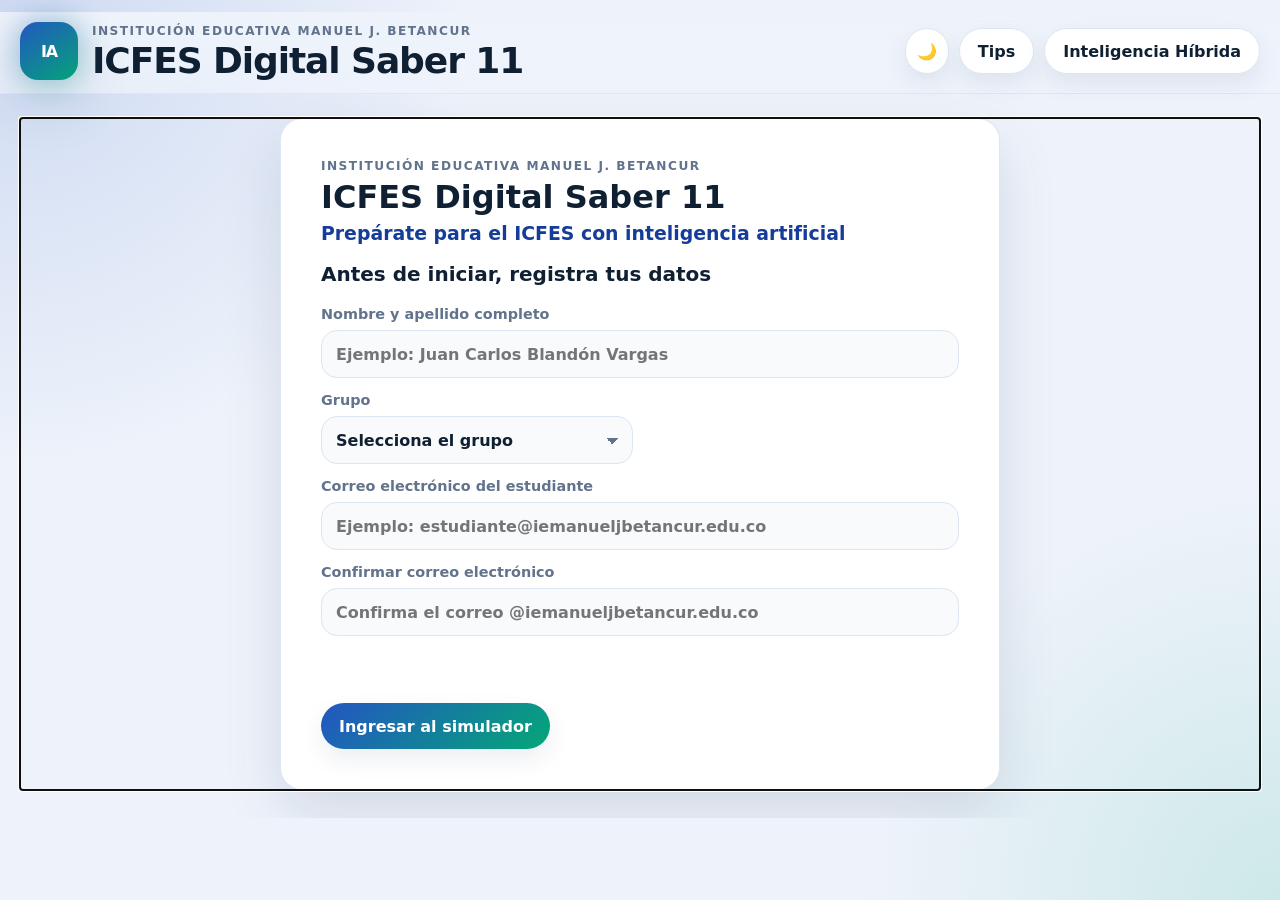
<file: index.html>
<!doctype html>
<html lang="es">
<head>
  <meta charset="utf-8" />
  <meta name="viewport" content="width=device-width, initial-scale=1, viewport-fit=cover" />
  <meta name="theme-color" content="#0c1424" />
  <meta name="mobile-web-app-capable" content="yes" />
  <meta name="apple-mobile-web-app-capable" content="yes" />
  <meta name="apple-mobile-web-app-status-bar-style" content="black-translucent" />
  <title>ICFES Digital Saber 11 · Prepárate con IA</title>
  <meta name="description" content="ICFES Digital Saber 11: Prepárate para el ICFES con inteligencia artificial, simulacros, entrenamiento con Notebook, AI Studio e informes individuales." />
  <link rel="manifest" href="manifest.webmanifest" />
  <link rel="stylesheet" href="styles.css" />
</head>
<body>
  <div class="app-shell">
    <header class="app-header">
      <div class="brand">
        <div class="brand-mark" aria-hidden="true">IA</div>
        <div>
          <p class="eyebrow">Institución Educativa Manuel J. Betancur</p>
          <h1>ICFES Digital Saber 11</h1>
        </div>
      </div>
      <div class="header-actions">
        <button id="themeBtn" class="icon-btn" type="button" aria-label="Cambiar tema">🌙</button>
        <button id="tipsBtn" class="ghost-btn" type="button">Tips</button>
        <button id="instructionsBtn" class="ghost-btn" type="button">Inteligencia Híbrida</button>
        <a id="dashboardBtn" class="ghost-btn header-link hidden" href="dashboard.html">Dashboard institucional</a>
        <button id="logoutBtn" class="ghost-btn danger-ghost-btn hidden" type="button">Cerrar sesión</button>
        <button id="homeBtn" class="ghost-btn hidden" type="button">Inicio</button>
      </div>
    </header>

    <main id="app" class="app-main" tabindex="-1"></main>
  </div>

  <template id="session-card-template">
    <article class="session-card">
      <div class="session-card__head">
        <div>
          <p class="eyebrow session-label"></p>
          <h2 class="session-title"></h2>
        </div>
        <span class="pill session-duration"></span>
      </div>
      <p class="session-description"></p>
      <div class="session-stats"></div>
      <div class="table-wrap">
        <table class="structure-table">
          <thead>
            <tr>
              <th>Bloque</th>
              <th>Preguntas</th>
              <th>Área</th>
              <th>Disponibles</th>
              <th>Acción</th>
            </tr>
          </thead>
          <tbody></tbody>
        </table>
      </div>
      <div class="session-actions"></div>
    </article>
  </template>

  <script src="data/question-bank.js"></script>
  <script src="app.js"></script>
</body>
</html>
</file>
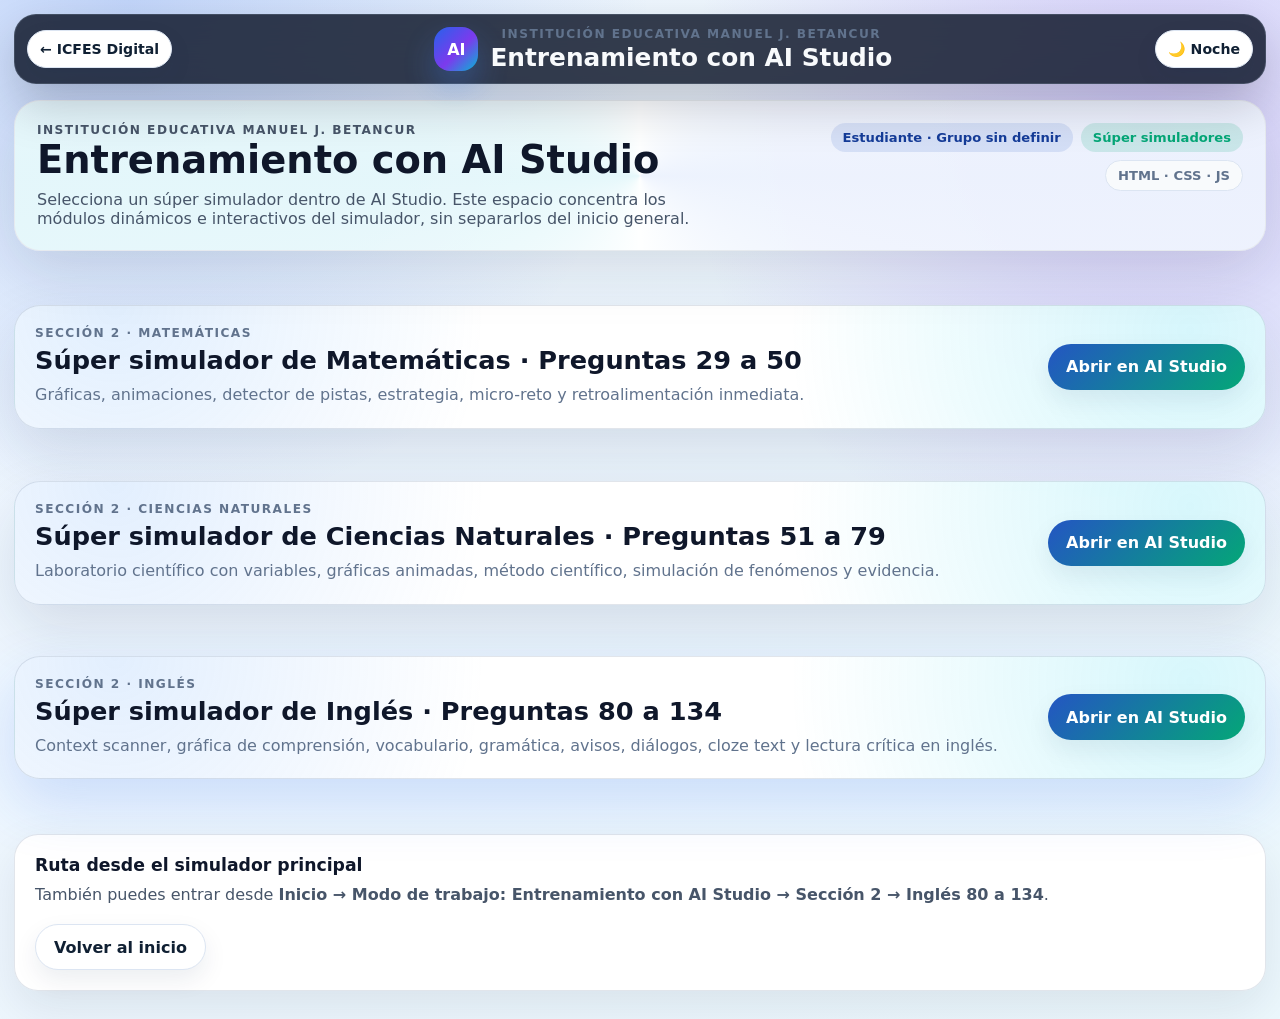
<file: ai-studio-practica.html>
<!doctype html>
<html lang="es">
<head>
  <meta charset="utf-8" />
  <meta name="viewport" content="width=device-width, initial-scale=1, viewport-fit=cover" />
  <meta name="theme-color" content="#0c1424" />
  <title>Entrenamiento con AI Studio · ICFES Digital Saber 11</title>
  <link rel="manifest" href="manifest.webmanifest" />
  <link rel="stylesheet" href="styles.css" />
</head>
<body class="ai-practice-page">
  <div class="mobile-app-shell ai-practice-shell">
    <header class="ai-practice-topbar">
      <a class="ghost-btn compact" id="backToMain" href="index.html">← ICFES Digital</a>
      <div class="ai-practice-brand">
        <span class="ai-badge">AI</span>
        <div>
          <p class="eyebrow">Institución Educativa Manuel J. Betancur</p>
          <h1>Entrenamiento con AI Studio</h1>
        </div>
      </div>
      <div class="ai-top-actions"><button class="ghost-btn compact" type="button" id="aiThemeToggle">🌙 Noche</button></div>
    </header>

    <main id="aiStudioApp" class="ai-practice-main">
      <section class="loading-card">
        <div class="loader-dot"></div>
        <h2>Cargando Entrenamiento con AI Studio...</h2>
        <p>Preparando preguntas, análisis y simulador interactivo.</p>
      </section>
    </main>
  </div>

  <script src="data/question-bank.js"></script>
  <script src="ai-studio-practica.js"></script>
</body>
</html>
</file>
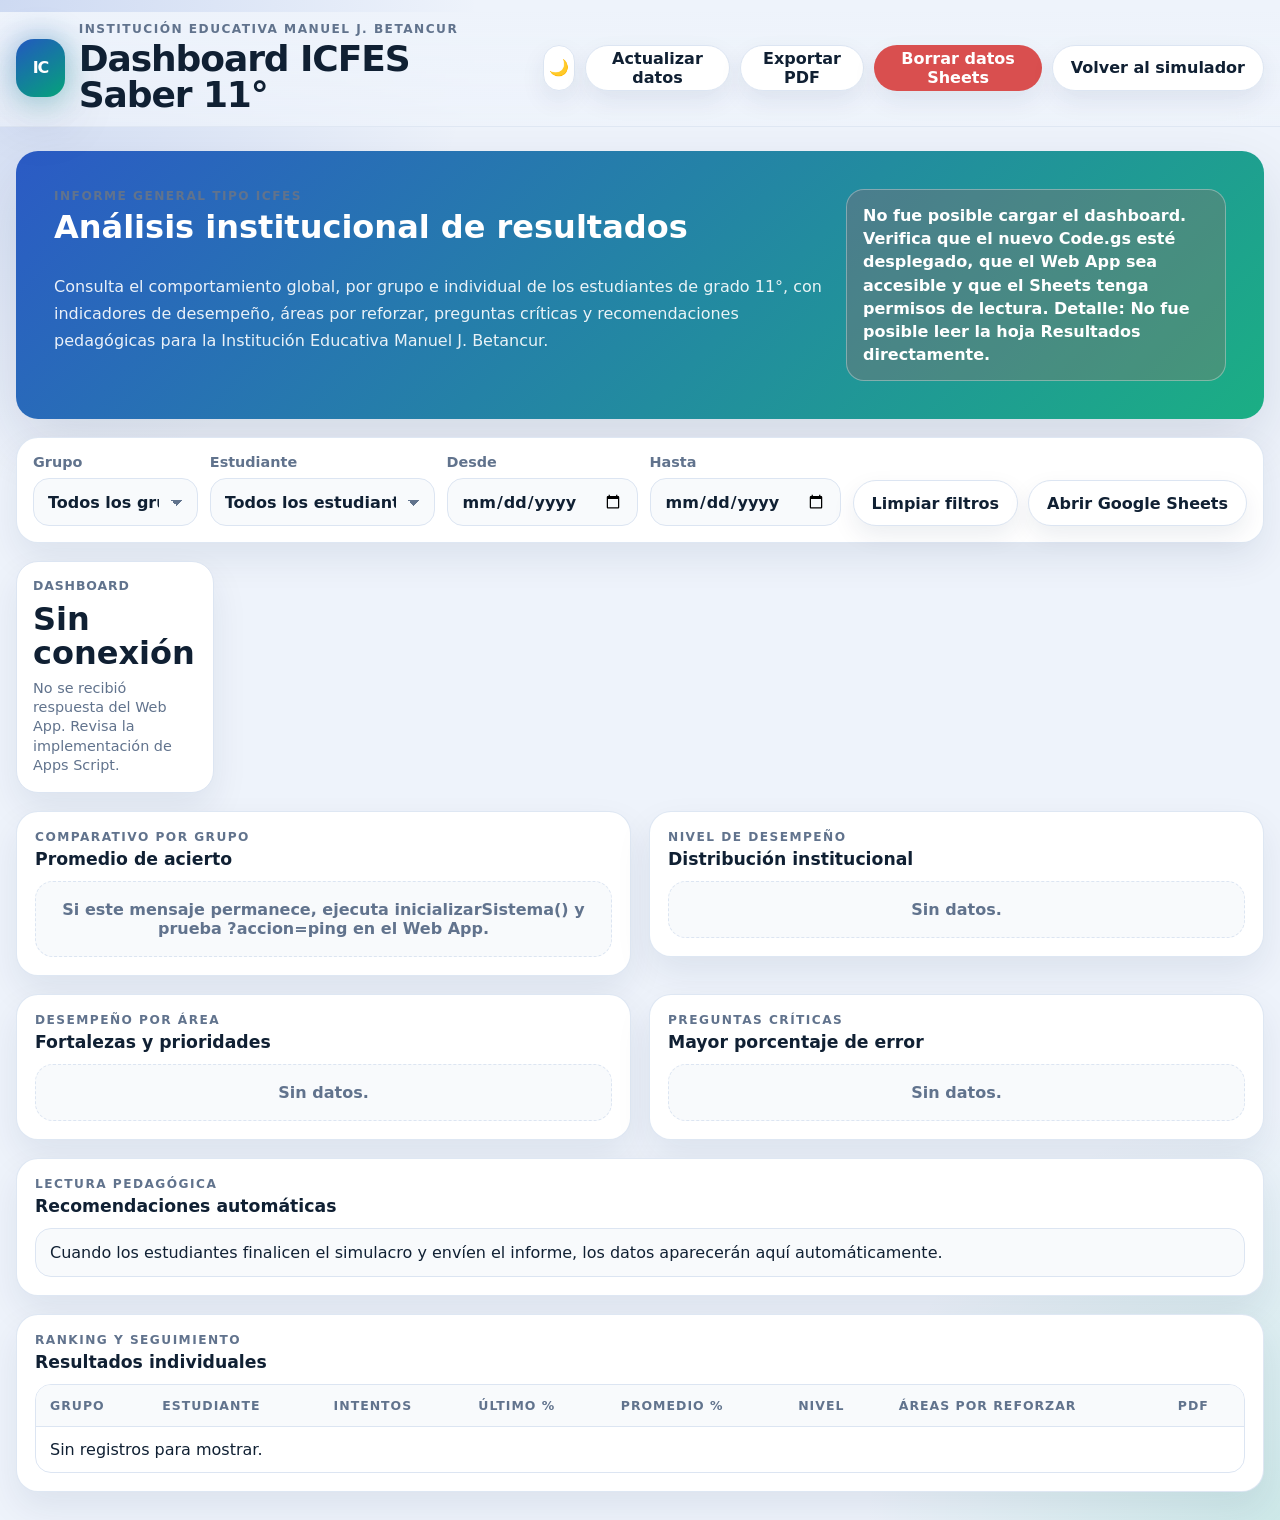
<file: dashboard.html>
<!doctype html>
<html lang="es">
<head>
  <meta charset="utf-8" />
  <meta name="viewport" content="width=device-width, initial-scale=1, viewport-fit=cover" />
  <meta name="theme-color" content="#0c1424" />
  <meta name="mobile-web-app-capable" content="yes" />
  <meta name="apple-mobile-web-app-capable" content="yes" />
  <meta name="apple-mobile-web-app-status-bar-style" content="black-translucent" />
  <title>Dashboard ICFES Saber 11° - I.E. Manuel J. Betancur</title>
  <meta name="description" content="Dashboard institucional para analizar resultados globales, por grupo e individuales de ICFES Digital Saber 11." />
  <link rel="manifest" href="manifest.webmanifest" />
  <link rel="stylesheet" href="styles.css" />
</head>
<body>
  <div class="app-shell dashboard-shell">
    <header class="app-header dashboard-header">
      <div class="brand">
        <div class="brand-mark" aria-hidden="true">IC</div>
        <div>
          <p class="eyebrow">Institución Educativa Manuel J. Betancur</p>
          <h1>Dashboard ICFES Saber 11°</h1>
        </div>
      </div>
      <div class="header-actions dashboard-header-actions">
        <button id="themeBtn" class="icon-btn" type="button" aria-label="Cambiar tema">🌙</button>
        <button id="refreshDashboardBtn" class="ghost-btn" type="button">Actualizar datos</button>
        <button id="printDashboardBtn" class="ghost-btn" type="button">Exportar PDF</button>
        <button id="deleteSheetDataBtn" class="danger-btn" type="button">Borrar datos Sheets</button>
        <a class="ghost-btn header-link" href="index.html">Volver al simulador</a>
      </div>
    </header>

    <main class="dashboard-main" id="dashboardApp">
      <section class="dashboard-hero">
        <div>
          <p class="eyebrow">Informe general tipo ICFES</p>
          <h2>Análisis institucional de resultados</h2>
          <p>Consulta el comportamiento global, por grupo e individual de los estudiantes de grado 11°, con indicadores de desempeño, áreas por reforzar, preguntas críticas y recomendaciones pedagógicas para la Institución Educativa Manuel J. Betancur.</p>
        </div>
        <div class="dashboard-status" id="dashboardStatus" role="status">Conectando con Google Sheets...</div>
      </section>

      <section class="dashboard-filters" aria-label="Filtros del dashboard">
        <label class="field">
          <span>Grupo</span>
          <select id="filterGroup">
            <option value="">Todos los grupos</option>
          </select>
        </label>
        <label class="field">
          <span>Estudiante</span>
          <select id="filterStudent">
            <option value="">Todos los estudiantes</option>
          </select>
        </label>
        <label class="field">
          <span>Desde</span>
          <input id="filterFrom" type="date" />
        </label>
        <label class="field">
          <span>Hasta</span>
          <input id="filterTo" type="date" />
        </label>
        <div class="dashboard-filter-actions">
          <button id="clearFiltersBtn" class="secondary-btn" type="button">Limpiar filtros</button>
          <a id="openSheetsBtn" class="secondary-btn header-link hidden" target="_blank" rel="noopener noreferrer">Abrir Google Sheets</a>
        </div>
      </section>

      <section id="kpiGrid" class="dashboard-kpi-grid" aria-label="Indicadores principales"></section>

      <section class="dashboard-grid-two">
        <article class="dashboard-card">
          <div class="dashboard-card-head">
            <div>
              <p class="eyebrow">Comparativo por grupo</p>
              <h3>Promedio de acierto</h3>
            </div>
          </div>
          <div id="groupChart" class="dashboard-chart"></div>
        </article>

        <article class="dashboard-card">
          <div class="dashboard-card-head">
            <div>
              <p class="eyebrow">Nivel de desempeño</p>
              <h3>Distribución institucional</h3>
            </div>
          </div>
          <div id="levelChart" class="dashboard-chart"></div>
        </article>
      </section>

      <section class="dashboard-grid-two">
        <article class="dashboard-card">
          <div class="dashboard-card-head">
            <div>
              <p class="eyebrow">Desempeño por área</p>
              <h3>Fortalezas y prioridades</h3>
            </div>
          </div>
          <div id="areaChart" class="dashboard-chart"></div>
        </article>

        <article class="dashboard-card">
          <div class="dashboard-card-head">
            <div>
              <p class="eyebrow">Preguntas críticas</p>
              <h3>Mayor porcentaje de error</h3>
            </div>
          </div>
          <div id="questionChart" class="dashboard-chart"></div>
        </article>
      </section>

      <section class="dashboard-card" id="recommendationsPanel">
        <div class="dashboard-card-head">
          <div>
            <p class="eyebrow">Lectura pedagógica</p>
            <h3>Recomendaciones automáticas</h3>
          </div>
        </div>
        <div id="recommendationsList" class="recommendations-list"></div>
      </section>

      <section class="dashboard-card">
        <div class="dashboard-card-head">
          <div>
            <p class="eyebrow">Ranking y seguimiento</p>
            <h3>Resultados individuales</h3>
          </div>
        </div>
        <div class="table-wrap dashboard-table-wrap">
          <table class="structure-table dashboard-table">
            <thead>
              <tr>
                <th>Grupo</th>
                <th>Estudiante</th>
                <th>Intentos</th>
                <th>Último %</th>
                <th>Promedio %</th>
                <th>Nivel</th>
                <th>Áreas por reforzar</th>
                <th>PDF</th>
              </tr>
            </thead>
            <tbody id="studentTableBody"></tbody>
          </table>
        </div>
      </section>

      <section class="dashboard-card individual-panel hidden" id="individualPanel">
        <div class="dashboard-card-head">
          <div>
            <p class="eyebrow">Informe individual</p>
            <h3 id="individualTitle">Estudiante seleccionado</h3>
          </div>
        </div>
        <div id="individualContent"></div>
      </section>
    </main>
  </div>

  <script src="dashboard.js"></script>
</body>
</html>
</file>
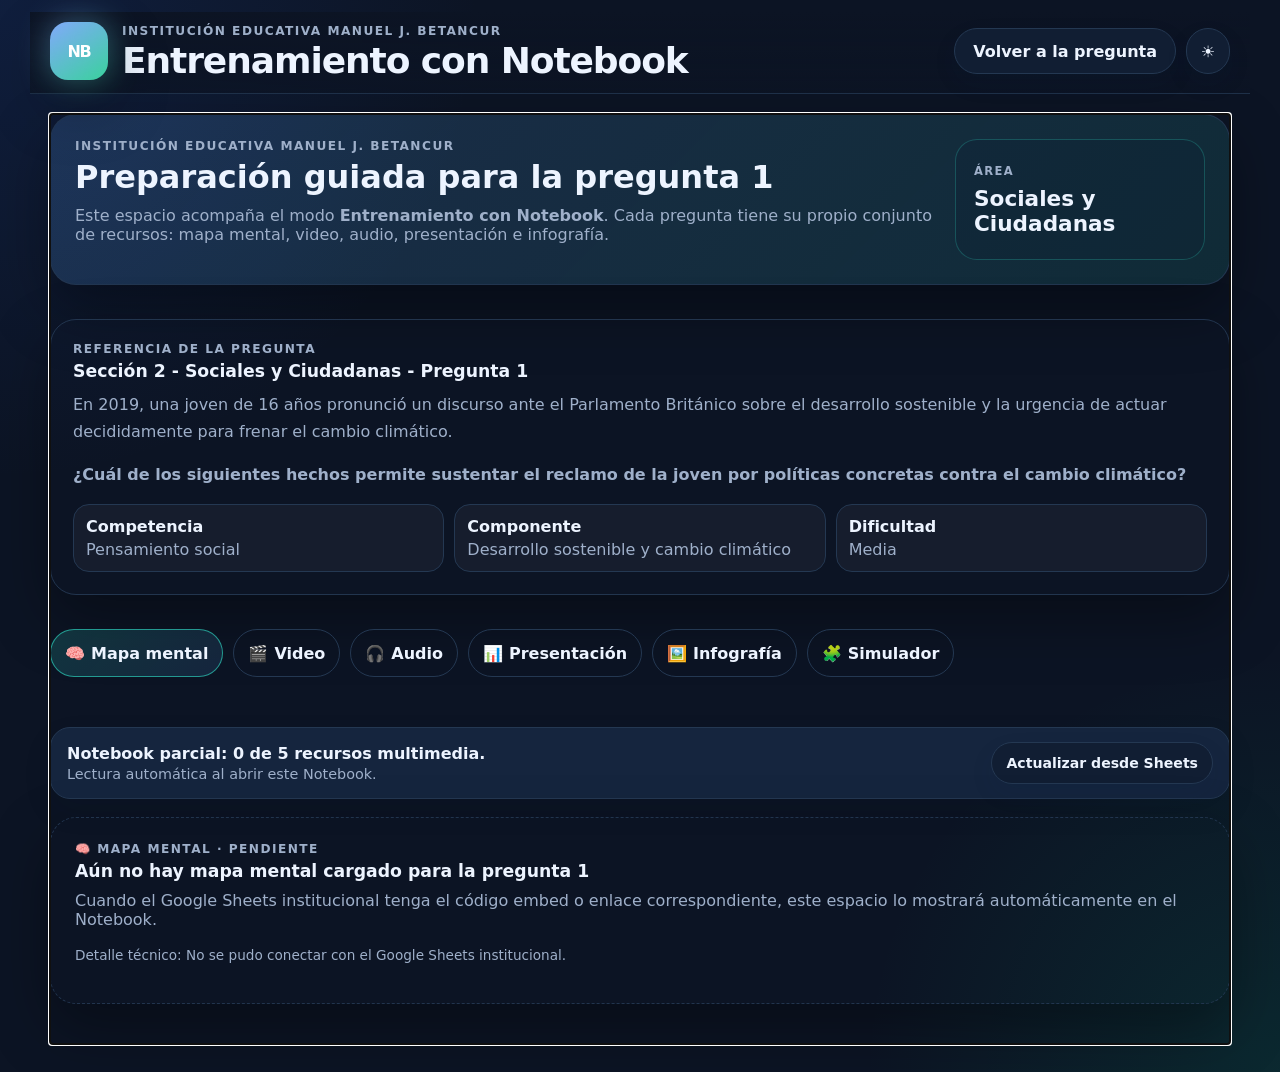
<file: notebook-siteslesson.html>
<!doctype html>
<html lang="es">
<head><meta charset="utf-8"><meta name="viewport" content="width=device-width, initial-scale=1"><title>Notebook</title></head>
<body><script>window.location.replace('notebook.html' + window.location.search + window.location.hash);</script></body>
</html>
</file>
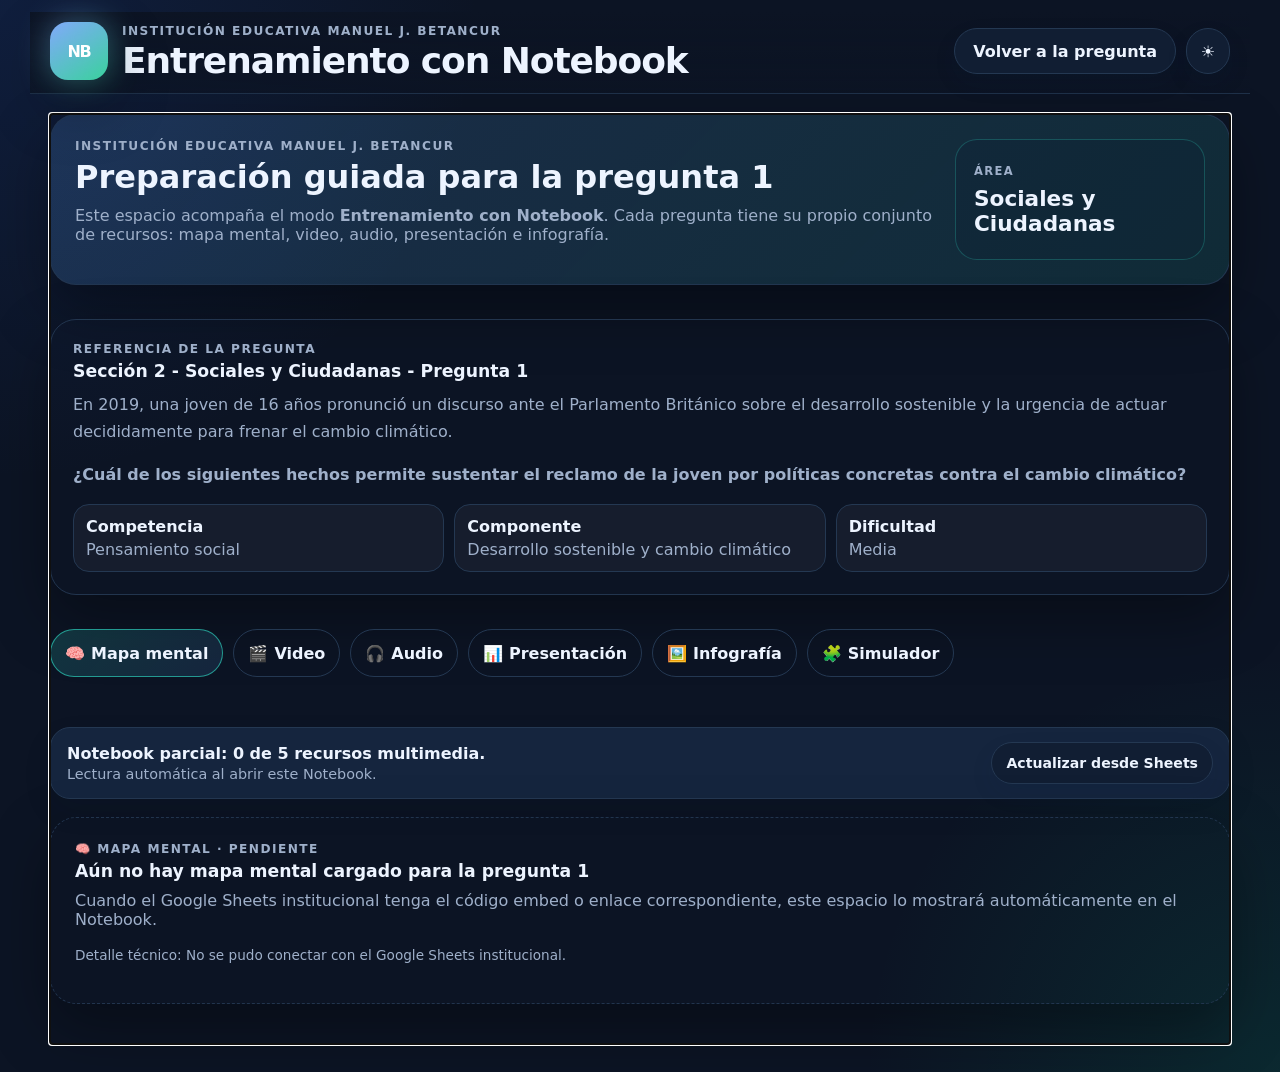
<file: notebook.html>
<!doctype html>
<html lang="es">
<head>
  <meta charset="utf-8" />
  <meta name="viewport" content="width=device-width, initial-scale=1, viewport-fit=cover" />
  <meta name="theme-color" content="#0c1424" />
  <meta name="mobile-web-app-capable" content="yes" />
  <meta name="apple-mobile-web-app-capable" content="yes" />
  <meta name="apple-mobile-web-app-status-bar-style" content="black-translucent" />
  <title>Entrenamiento con Notebook · ICFES Digital Saber 11</title>
  <meta name="description" content="Entrenamiento con Notebook para preparar cada pregunta de ICFES Digital Saber 11." />
  <link rel="manifest" href="manifest.webmanifest" />
  <link rel="stylesheet" href="styles.css" />
</head>
<body>
  <div class="app-shell notebook-shell">
    <header class="app-header notebook-header">
      <div class="brand">
        <div class="brand-mark" aria-hidden="true">NB</div>
        <div>
          <p class="eyebrow">Institución Educativa Manuel J. Betancur</p>
          <h1>Entrenamiento con Notebook</h1>
        </div>
      </div>
      <div class="header-actions">
        <a class="ghost-btn header-link" id="returnQuestionHeaderBtn" href="index.html?volverPregunta=1">Volver a la pregunta</a>
        <button id="themeBtn" class="icon-btn" type="button" aria-label="Cambiar tema">🌙</button>
      </div>
    </header>

    <main id="notebookApp" class="app-main" tabindex="-1"></main>
  </div>

  <script src="data/question-bank.js"></script>
  <script src="notebook.js"></script>
</body>
</html>
</file>
<file: styles.css>
:root {
  --bg: #eef3fb;
  --panel: #ffffff;
  --panel-2: #f8fafc;
  --text: #102033;
  --muted: #61738d;
  --line: #dce5f2;
  --primary: #2455c3;
  --primary-2: #153c99;
  --accent: #04a777;
  --warning: #f59e0b;
  --danger: #d94f4f;
  --shadow: 0 24px 60px rgba(17, 36, 75, 0.12);
  --shadow-soft: 0 16px 42px rgba(17, 36, 75, 0.10);
  --radius: 22px;
  --radius-sm: 14px;
}

[data-theme="dark"] {
  --bg: #0c1424;
  --panel: #111e33;
  --panel-2: #162640;
  --text: #edf4ff;
  --muted: #9fb0ca;
  --line: #243852;
  --primary: #84a8ff;
  --primary-2: #b9ccff;
  --accent: #37d399;
  --warning: #fbbf24;
  --danger: #f87171;
  --shadow: 0 24px 60px rgba(0, 0, 0, 0.35);
}

* { box-sizing: border-box; }

html { scroll-behavior: smooth; }

body {
  margin: 0;
  min-height: 100vh;
  font-family: Inter, ui-sans-serif, system-ui, -apple-system, BlinkMacSystemFont, "Segoe UI", sans-serif;
  color: var(--text);
  background:
    radial-gradient(circle at top left, rgba(36, 85, 195, 0.16), transparent 30rem),
    radial-gradient(circle at bottom right, rgba(4, 167, 119, 0.14), transparent 26rem),
    var(--bg);
}

button, input, select, textarea { font: inherit; }

button { cursor: pointer; }

button:disabled {
  cursor: not-allowed;
  opacity: 0.55;
}

.app-shell {
  width: min(1240px, calc(100% - 32px));
  margin: 0 auto;
  padding: 24px 0 48px;
}

.app-header {
  display: flex;
  align-items: center;
  justify-content: space-between;
  gap: 18px;
  margin-bottom: 24px;
}

.brand {
  display: flex;
  align-items: center;
  gap: 14px;
}

.brand-mark {
  width: 58px;
  height: 58px;
  border-radius: 18px;
  display: grid;
  place-items: center;
  background: linear-gradient(145deg, var(--primary), var(--accent));
  color: #fff;
  font-weight: 900;
  letter-spacing: -0.08em;
  box-shadow: var(--shadow);
}

h1, h2, h3, p { margin-top: 0; }

h1 {
  margin-bottom: 0;
  font-size: clamp(1.55rem, 3.5vw, 2.25rem);
  line-height: 1;
}

h2 { font-size: clamp(1.35rem, 3vw, 2rem); }

h3 { font-size: 1.08rem; }

.eyebrow {
  margin-bottom: 5px;
  color: var(--muted);
  font-size: 0.76rem;
  text-transform: uppercase;
  letter-spacing: 0.12em;
  font-weight: 800;
}

.header-actions {
  display: flex;
  gap: 10px;
  align-items: center;
}

.icon-btn,
.ghost-btn,
.primary-btn,
.secondary-btn,
.danger-btn,
.tiny-btn,
.nav-btn,
.area-btn {
  border: 0;
  border-radius: 999px;
  min-height: 42px;
  padding: 0 18px;
  font-weight: 800;
  transition: transform 0.15s ease, box-shadow 0.15s ease, background 0.15s ease;
}

.icon-btn:hover,
.ghost-btn:hover,
.primary-btn:hover,
.secondary-btn:hover,
.danger-btn:hover,
.tiny-btn:hover,
.nav-btn:hover,
.area-btn:hover { transform: translateY(-1px); }

.icon-btn {
  width: 44px;
  padding: 0;
  background: var(--panel);
  color: var(--text);
  border: 1px solid var(--line);
  box-shadow: 0 10px 25px rgba(12, 20, 36, 0.08);
}

.ghost-btn, .secondary-btn, .tiny-btn {
  background: var(--panel);
  color: var(--text);
  border: 1px solid var(--line);
}

.primary-btn {
  background: var(--primary);
  color: #fff;
  box-shadow: 0 14px 35px rgba(36, 85, 195, 0.25);
}

.danger-btn {
  background: var(--danger);
  color: #fff;
}

.tiny-btn {
  min-height: 32px;
  padding: 0 12px;
  font-size: 0.82rem;
}

.hidden { display: none !important; }

.app-main {
  display: grid;
  gap: 18px;
}

.hero {
  background: linear-gradient(135deg, rgba(36, 85, 195, 0.96), rgba(4, 167, 119, 0.9));
  color: #fff;
  border-radius: var(--radius);
  padding: clamp(22px, 5vw, 42px);
  box-shadow: var(--shadow);
  overflow: hidden;
  position: relative;
}

.hero::after {
  content: "";
  position: absolute;
  inset: auto -80px -120px auto;
  width: 320px;
  height: 320px;
  border-radius: 50%;
  background: rgba(255, 255, 255, 0.16);
}

.hero > * { position: relative; z-index: 1; }

.hero h2 {
  margin-bottom: 12px;
  max-width: 780px;
}

.hero p {
  max-width: 860px;
  color: rgba(255, 255, 255, 0.88);
  line-height: 1.7;
}

.hero-grid {
  display: grid;
  grid-template-columns: repeat(4, minmax(0, 1fr));
  gap: 12px;
  margin-top: 24px;
}

.stat {
  background: rgba(255, 255, 255, 0.14);
  border: 1px solid rgba(255, 255, 255, 0.22);
  border-radius: 18px;
  padding: 16px;
  backdrop-filter: blur(8px);
}

.stat strong {
  display: block;
  font-size: 1.5rem;
}

.stat span {
  display: block;
  color: rgba(255, 255, 255, 0.8);
  font-size: 0.88rem;
}

.config-bar {
  display: grid;
  grid-template-columns: 1fr auto;
  gap: 14px;
  align-items: center;
  background: var(--panel);
  border: 1px solid var(--line);
  border-radius: var(--radius);
  padding: 18px;
  box-shadow: 0 12px 35px rgba(17, 36, 75, 0.08);
}

.mode-control {
  display: flex;
  gap: 10px;
  flex-wrap: wrap;
}

.mode-option {
  display: inline-flex;
  align-items: center;
  gap: 8px;
  padding: 10px 12px;
  border: 1px solid var(--line);
  border-radius: 999px;
  background: var(--panel-2);
  color: var(--muted);
  font-weight: 750;
}

.mode-option input { accent-color: var(--primary); }

.session-grid {
  display: grid;
  grid-template-columns: 1fr;
  gap: 18px;
}

.session-card,
.panel {
  background: var(--panel);
  border: 1px solid var(--line);
  border-radius: var(--radius);
  box-shadow: 0 18px 45px rgba(17, 36, 75, 0.09);
}

.session-card { padding: clamp(18px, 3vw, 26px); }

.session-card__head,
.exam-top,
.result-top,
.question-head {
  display: flex;
  justify-content: space-between;
  align-items: flex-start;
  gap: 16px;
}

.session-title { margin-bottom: 0; }

.session-description {
  color: var(--muted);
  line-height: 1.65;
  margin: 14px 0;
}

.pill {
  display: inline-flex;
  align-items: center;
  justify-content: center;
  gap: 6px;
  border-radius: 999px;
  padding: 7px 12px;
  background: color-mix(in srgb, var(--primary), transparent 88%);
  color: var(--primary-2);
  font-weight: 900;
  font-size: 0.82rem;
  white-space: nowrap;
}

.pill.success { background: color-mix(in srgb, var(--accent), transparent 85%); color: var(--accent); }
.pill.warning { background: color-mix(in srgb, var(--warning), transparent 83%); color: var(--warning); }
.pill.muted { background: var(--panel-2); color: var(--muted); border: 1px solid var(--line); }

.session-stats {
  display: flex;
  gap: 8px;
  flex-wrap: wrap;
  margin: 16px 0;
}

.table-wrap {
  width: 100%;
  overflow-x: auto;
  border: 1px solid var(--line);
  border-radius: 16px;
}

.structure-table,
.data-table {
  width: 100%;
  border-collapse: collapse;
  min-width: 720px;
}

.structure-table th,
.structure-table td,
.data-table th,
.data-table td {
  padding: 13px 14px;
  text-align: left;
  border-bottom: 1px solid var(--line);
  vertical-align: middle;
}

.structure-table th,
.data-table th {
  background: var(--panel-2);
  color: var(--muted);
  font-size: 0.78rem;
  text-transform: uppercase;
  letter-spacing: 0.08em;
}

.structure-table tr:last-child td,
.data-table tr:last-child td { border-bottom: 0; }

.row-actions {
  display: flex;
  gap: 8px;
  flex-wrap: wrap;
}

.session-actions {
  display: flex;
  gap: 10px;
  flex-wrap: wrap;
  margin-top: 16px;
}

.primary-btn,
.secondary-btn,
.danger-btn,
.ghost-btn,
.tiny-btn {
  display: inline-flex;
  align-items: center;
  justify-content: center;
  text-decoration: none;
  cursor: pointer;
}

.report-actions {
  align-items: center;
}

.send-report-btn {
  gap: 8px;
}

.exam-layout {
  display: grid;
  grid-template-columns: minmax(0, 1fr) 320px;
  gap: 18px;
  align-items: start;
}

.exam-main,
.exam-side,
.results-panel {
  background: var(--panel);
  border: 1px solid var(--line);
  border-radius: var(--radius);
  box-shadow: 0 18px 45px rgba(17, 36, 75, 0.09);
}

.exam-main { overflow: hidden; }

.exam-top {
  padding: 18px;
  border-bottom: 1px solid var(--line);
  background: var(--panel-2);
}

.exam-title { margin-bottom: 5px; }

.exam-meta {
  display: flex;
  gap: 8px;
  flex-wrap: wrap;
}

.timer-box {
  display: grid;
  gap: 2px;
  text-align: right;
}

.timer {
  font-variant-numeric: tabular-nums;
  font-size: clamp(1.3rem, 3vw, 1.8rem);
  font-weight: 950;
  color: var(--primary-2);
}

.timer-label { color: var(--muted); font-size: 0.82rem; }

.progress-wrap {
  padding: 0 18px 18px;
  background: var(--panel-2);
}

.progress-text {
  display: flex;
  justify-content: space-between;
  color: var(--muted);
  font-size: 0.86rem;
  margin-bottom: 8px;
}

.progress-bar {
  height: 10px;
  background: color-mix(in srgb, var(--primary), transparent 88%);
  border-radius: 99px;
  overflow: hidden;
}

.progress-bar span {
  display: block;
  height: 100%;
  width: 0;
  background: linear-gradient(90deg, var(--primary), var(--accent));
  border-radius: inherit;
}

.question-card { padding: clamp(18px, 3vw, 28px); }

.question-head { margin-bottom: 18px; }

.question-title { margin-bottom: 6px; }

.question-text {
  font-size: clamp(1rem, 2vw, 1.08rem);
  line-height: 1.75;
  margin-bottom: 18px;
}

.question-resource {
  margin: 18px 0 22px;
}

.data-table {
  min-width: min(100%, 420px);
  max-width: 480px;
  margin: 0 auto;
}

.data-table th,
.data-table td { text-align: center; }

.prompt {
  font-weight: 850;
  margin: 20px 0;
}

.options {
  display: grid;
  gap: 10px;
  margin: 18px 0 24px;
}

.option {
  display: grid;
  grid-template-columns: 42px 1fr;
  align-items: center;
  gap: 10px;
  width: 100%;
  border: 1px solid var(--line);
  border-radius: 16px;
  padding: 12px;
  background: var(--panel-2);
  color: var(--text);
  text-align: left;
  font-weight: 750;
}

.option-letter {
  width: 42px;
  height: 42px;
  border-radius: 14px;
  display: grid;
  place-items: center;
  background: var(--panel);
  color: var(--primary-2);
  border: 1px solid var(--line);
  font-weight: 950;
}


.option-rich {
  width: 100%;
  overflow-x: auto;
}

.option-rich .data-table,
.option-rich .option-table {
  min-width: 260px;
  max-width: 100%;
  margin: 0;
}

.option-rich .data-table th,
.option-rich .data-table td {
  font-weight: 700;
}

.option.selected {
  border-color: var(--primary);
  box-shadow: 0 0 0 4px color-mix(in srgb, var(--primary), transparent 86%);
}

.option.correct { border-color: var(--accent); background: color-mix(in srgb, var(--accent), transparent 90%); }
.option.incorrect { border-color: var(--danger); background: color-mix(in srgb, var(--danger), transparent 91%); }

.feedback {
  border-radius: 18px;
  padding: 14px 16px;
  background: color-mix(in srgb, var(--accent), transparent 90%);
  border: 1px solid color-mix(in srgb, var(--accent), transparent 60%);
  line-height: 1.6;
  margin: 16px 0 22px;
}

.feedback strong { color: var(--accent); }


.procedure-card {
  background: var(--panel-2);
  border: 1px solid var(--line);
  border-radius: 18px;
  padding: 16px 18px;
  line-height: 1.75;
}

.procedure-card p {
  margin: 0 0 10px;
}

.procedure-card p:last-child {
  margin-bottom: 0;
}

.question-actions,
.bottom-actions {
  display: flex;
  align-items: center;
  justify-content: space-between;
  gap: 12px;
  flex-wrap: wrap;
}

.nav-group {
  display: flex;
  gap: 10px;
  flex-wrap: wrap;
}

.exam-side {
  padding: 18px;
  position: sticky;
  top: 18px;
}

.side-title {
  margin-bottom: 12px;
}

.legend {
  display: grid;
  gap: 8px;
  margin-bottom: 16px;
  color: var(--muted);
  font-size: 0.86rem;
}

.legend span { display: inline-flex; align-items: center; gap: 8px; }
.legend i {
  width: 12px;
  height: 12px;
  border-radius: 4px;
  display: inline-block;
  background: var(--line);
}
.legend .answered i { background: var(--accent); }
.legend .notebook-ready i { background: linear-gradient(135deg, #2563eb, #22d3ee); border: 1px solid rgba(125, 211, 252, 0.8); }
.legend .marked i { background: var(--warning); }
.legend .pending i { background: var(--panel-2); border: 1px solid var(--line); }
.legend .missing i { background: repeating-linear-gradient(45deg, var(--line), var(--line) 3px, transparent 3px, transparent 6px); }

.question-grid {
  display: grid;
  grid-template-columns: repeat(5, 1fr);
  gap: 8px;
  max-height: 55vh;
  overflow-y: auto;
  padding-right: 4px;
}

.q-dot {
  min-width: 0;
  width: 100%;
  height: 42px;
  border: 1px solid var(--line);
  border-radius: 12px;
  background: var(--panel-2);
  color: var(--text);
  font-weight: 900;
}

.q-dot.active { outline: 3px solid color-mix(in srgb, var(--primary), transparent 72%); border-color: var(--primary); }
.q-dot.answered { background: color-mix(in srgb, var(--accent), transparent 82%); border-color: color-mix(in srgb, var(--accent), transparent 45%); }
.q-dot.notebook-ready {
  position: relative;
  background: linear-gradient(135deg, #1d4ed8 0%, #0891b2 58%, #22c55e 100%);
  border-color: rgba(125, 211, 252, 0.95);
  color: #ffffff;
  box-shadow: 0 0 0 1px rgba(125, 211, 252, 0.28), 0 10px 24px rgba(8, 145, 178, 0.2);
}
.q-dot.notebook-ready::after {
  content: "✓";
  position: absolute;
  top: 4px;
  right: 6px;
  width: 16px;
  height: 16px;
  border-radius: 999px;
  display: grid;
  place-items: center;
  background: rgba(255, 255, 255, 0.94);
  color: #065f46;
  font-size: 0.72rem;
  font-weight: 1000;
  line-height: 1;
}
.q-dot.notebook-ready.active {
  outline: 4px solid rgba(251, 191, 36, 0.38);
  border-color: #fbbf24;
}
.q-dot.notebook-ready.answered {
  box-shadow: inset 0 -5px 0 rgba(52, 211, 153, 0.92), 0 0 0 1px rgba(125, 211, 252, 0.28), 0 10px 24px rgba(8, 145, 178, 0.2);
}
.q-dot.marked { box-shadow: inset 0 -4px 0 var(--warning); }
.q-dot.notebook-ready.marked { box-shadow: inset 0 -5px 0 var(--warning), 0 0 0 1px rgba(125, 211, 252, 0.28), 0 10px 24px rgba(8, 145, 178, 0.2); }
.q-dot.missing {
  background: repeating-linear-gradient(45deg, var(--panel-2), var(--panel-2) 5px, color-mix(in srgb, var(--line), transparent 30%) 5px, color-mix(in srgb, var(--line), transparent 30%) 10px);
  color: var(--muted);
}

.side-note {
  margin: 16px 0 0;
  padding: 12px;
  border-radius: 14px;
  background: var(--panel-2);
  color: var(--muted);
  font-size: 0.88rem;
  line-height: 1.55;
}

.empty-state {
  background: var(--panel);
  border: 1px solid var(--line);
  border-radius: var(--radius);
  box-shadow: var(--shadow);
  padding: clamp(22px, 5vw, 42px);
  text-align: center;
}

.empty-state p { color: var(--muted); line-height: 1.65; }

.results-panel { padding: clamp(18px, 3vw, 28px); }

.result-grid {
  display: grid;
  grid-template-columns: repeat(auto-fit, minmax(160px, 1fr));
  gap: 12px;
  margin: 18px 0;
}

.result-card {
  background: var(--panel-2);
  border: 1px solid var(--line);
  border-radius: 18px;
  padding: 16px;
}

.result-card strong {
  font-size: 1.7rem;
  display: block;
  color: var(--primary-2);
}

.result-card span { color: var(--muted); font-size: 0.9rem; }

.level-card strong { font-size: 1rem; line-height: 1.25; }

.review-list {
  display: grid;
  gap: 10px;
  margin-top: 20px;
}

.review-item {
  border: 1px solid var(--line);
  border-radius: 16px;
  background: var(--panel-2);
  padding: 14px;
}

.review-item p { margin-bottom: 8px; color: var(--muted); }

.footer-note {
  color: var(--muted);
  font-size: 0.85rem;
  line-height: 1.5;
}

.tips-section {
  margin: 20px 0 24px;
  background: var(--panel);
  border: 1px solid var(--line);
  border-radius: var(--radius);
  box-shadow: var(--shadow);
  padding: clamp(18px, 3vw, 28px);
}

.tips-header {
  display: flex;
  align-items: flex-start;
  justify-content: space-between;
  gap: 14px;
  margin-bottom: 18px;
}

.tips-header h2 { margin: 0; font-size: clamp(1.7rem, 3vw, 2.35rem); }

.tips-content {
  display: grid;
  gap: 18px;
}

.tip-card {
  background: var(--panel-2);
  border: 1px solid var(--line);
  border-radius: 20px;
  padding: clamp(16px, 2.5vw, 24px);
}

.tip-card h3 {
  margin: 0 0 14px;
  color: var(--primary-2);
  font-size: clamp(1.25rem, 2.1vw, 1.55rem);
}

.tip-card h4 {
  margin: 18px 0 8px;
  font-size: 1.03rem;
}

.tip-card p {
  margin: 8px 0;
  color: var(--muted);
  line-height: 1.65;
}

.tip-card ul {
  margin: 8px 0 14px 20px;
  padding: 0;
  color: var(--text);
  line-height: 1.62;
}

.tips-table-wrap { margin: 10px 0 14px; }

.tip-note {
  border-left: 4px solid var(--accent);
  padding: 10px 12px;
  background: color-mix(in srgb, var(--accent), transparent 91%);
  border-radius: 0 12px 12px 0;
}

.tips-area-grid {
  display: grid;
  grid-template-columns: repeat(2, minmax(0, 1fr));
  gap: 14px;
}

.tips-area-grid section {
  background: var(--panel);
  border: 1px solid var(--line);
  border-radius: 16px;
  padding: 14px;
}

@media (max-width: 980px) {
  .hero-grid,
  .result-grid,
  .tips-area-grid { grid-template-columns: repeat(2, minmax(0, 1fr)); }
  .exam-layout { grid-template-columns: 1fr; }
  .exam-side { position: static; }
  .question-grid { grid-template-columns: repeat(8, 1fr); max-height: none; }
}

@media (max-width: 680px) {
  .app-shell { width: min(100% - 18px, 1240px); padding-top: 12px; }
  .app-header { align-items: flex-start; }
  .brand-mark { width: 48px; height: 48px; border-radius: 14px; }
  .config-bar { grid-template-columns: 1fr; }
  .hero-grid,
  .result-grid,
  .tips-area-grid { grid-template-columns: 1fr; }
  .session-card__head,
  .exam-top,
  .result-top,
  .question-head { flex-direction: column; }
  .timer-box { text-align: left; }
  .question-grid { grid-template-columns: repeat(5, 1fr); }
  .option { grid-template-columns: 38px 1fr; }
  .option-letter { width: 38px; height: 38px; }
}

/* Recursos específicos para preguntas tipo ICFES con tablas y fórmulas */
.icfes-fare-card {
  display: grid;
  gap: 16px;
  line-height: 1.65;
}

.icfes-fare-card p {
  margin: 0;
}

.icfes-table-wrap {
  max-width: 760px;
  margin: 0 auto;
}

.fare-table {
  max-width: 760px;
  min-width: 620px;
  font-size: 0.96rem;
}

.fare-table th,
.fare-table td {
  border: 1px solid var(--line);
  padding: 14px 16px;
  text-align: center;
}

.fare-table tbody th {
  background: var(--panel-2);
  color: var(--text);
  text-transform: none;
  letter-spacing: 0;
  font-size: 0.95rem;
}

.formula-box {
  width: min(100%, 720px);
  margin: 2px auto;
  display: grid;
  grid-template-columns: auto auto 1fr;
  align-items: center;
  gap: 14px;
  padding: 16px 18px;
  border-radius: 18px;
  border: 1px solid var(--line);
  background: var(--panel-2);
  font-weight: 900;
  overflow-x: auto;
}

.formula-box strong {
  color: var(--primary-2);
  font-size: 1.35rem;
}

@media (max-width: 720px) {
  .formula-box {
    grid-template-columns: 1fr;
    gap: 6px;
  }
}

/* Pregunta 3: diagrama de Venn y tabla de efectos secundarios */
.icfes-venn-card {
  display: grid;
  gap: 16px;
  line-height: 1.65;
}

.icfes-venn-card p {
  margin: 0;
}

.venn-figure {
  margin: 0 auto;
  width: min(100%, 760px);
  overflow-x: auto;
}

.venn-svg {
  width: 100%;
  min-width: 520px;
  color: var(--text);
  background: var(--panel);
  border-radius: 16px;
}

.venn-circle {
  fill: rgba(36, 85, 195, 0.08);
  stroke: currentColor;
  stroke-width: 3;
}

.venn-line {
  stroke: currentColor;
  stroke-width: 2;
  fill: none;
}

.venn-label {
  font-size: 17px;
  font-weight: 800;
  fill: currentColor;
}

.venn-label.right {
  text-anchor: end;
}

.venn-number {
  font-size: 24px;
  font-weight: 900;
  fill: currentColor;
  text-anchor: middle;
  dominant-baseline: central;
}

.venn-caption {
  font-size: 30px;
  font-weight: 950;
  fill: currentColor;
}

.symptoms-table {
  max-width: 720px;
  min-width: 520px;
  margin: 0 auto;
  font-size: 0.98rem;
}

.symptoms-table th,
.symptoms-table td {
  border: 1px solid var(--line);
  padding: 12px 14px;
  text-align: center;
}

.symptoms-table thead tr:first-child th {
  background: var(--panel-2);
  font-size: 1rem;
  text-transform: none;
  letter-spacing: 0;
}


.bullet-procedure {
  margin: 0;
  padding-left: 1.2rem;
  line-height: 1.75;
}

.bullet-procedure li + li {
  margin-top: 8px;
}

.extra-text {
  margin-top: 14px;
}

.extra-text p {
  margin: 0;
  line-height: 1.75;
}


.resource-footnote {
  margin: 10px 0 0;
  color: var(--muted);
  font-size: 0.86rem;
}

.chart-card {
  margin: 0;
  padding: 14px;
  border: 1px solid var(--line);
  border-radius: 18px;
  background: var(--panel-2);
}

.linechart-svg {
  width: 100%;
  height: auto;
  display: block;
}

.chart-grid line {
  stroke: color-mix(in srgb, var(--line), transparent 20%);
  stroke-width: 1;
}

.chart-labels text,
.chart-legend text,
.series text {
  fill: currentColor;
  font-size: 12px;
  font-family: inherit;
}

.series.pacifica,
.series.pacifica circle,
.series.pacifica polygon { stroke: var(--primary-2); fill: var(--primary-2); }
.series.central,
.series.central circle,
.series.central polygon { stroke: var(--accent); fill: var(--accent); }
.series.antioquia,
.series.antioquia circle,
.series.antioquia polygon { stroke: var(--warning); fill: var(--warning); }
.series.bogota,
.series.bogota circle,
.series.bogota polygon { stroke: var(--danger); fill: var(--danger); }


.graph-option {
  width: 100%;
}

.graph-title,
.chart-small-title {
  font-weight: 900;
  font-size: 0.96rem;
}

.mini-chart {
  width: 100%;
  height: auto;
  display: block;
}

.mini-chart text {
  fill: currentColor;
  font-size: 10px;
  font-family: inherit;
}


.cake-figure {
  padding: 12px;
}

.cake-svg {
  width: 100%;
  height: auto;
  display: block;
}

.cake-num {
  font-size: 18px;
  font-weight: 900;
  fill: currentColor;
}

.measure-label {
  font-size: 14px;
  font-weight: 800;
  fill: currentColor;
}


.formula-inline {
  margin: 10px 0 0;
  font-size: 1.15rem;
  font-weight: 900;
  text-align: center;
}


.canvas-figure {
  padding: 12px;
}

.canvas-svg {
  width: 100%;
  height: auto;
  display: block;
}

.canvas-label {
  font-size: 18px;
  font-weight: 850;
  fill: currentColor;
}


.vote-figure {
  padding: 12px;
}

.vote-svg {
  width: 100%;
  height: auto;
  display: block;
}


.transport-figure {
  padding: 14px;
}

.transport-svg {
  width: 100%;
  height: auto;
  display: block;
}

.transport-circle {
  fill: color-mix(in srgb, var(--primary), transparent 88%);
  stroke: currentColor;
  stroke-width: 3;
}

.transport-label,
.figure-label {
  font-size: 22px;
  font-weight: 900;
  fill: currentColor;
}

.transport-number {
  font-size: 28px;
  font-weight: 950;
  fill: currentColor;
}


.garden-figure {
  padding: 12px;
}

.garden-svg {
  width: 100%;
  height: auto;
  display: block;
}

.garden-label {
  font-size: 18px;
  font-weight: 900;
  font-style: italic;
  fill: currentColor;
}


/* Pregunta 20: comparación de fórmulas de movimiento */
.icfes-formula-comparison {
  display: grid;
  gap: 14px;
  line-height: 1.65;
}

.icfes-formula-comparison p {
  margin: 0;
  text-align: center;
  font-weight: 750;
}

.formula-box-wide {
  width: min(100%, 860px);
  font-size: 1.02rem;
}


.procedure-option {
  display: grid;
  gap: 6px;
  line-height: 1.55;
}

.procedure-option p {
  margin: 0;
}


.ramp-figure {
  padding: 12px;
}

.ramp-svg {
  width: 100%;
  height: auto;
  display: block;
}


.polar-figure {
  padding: 12px;
}

.polar-svg {
  width: 100%;
  height: auto;
  display: block;
}

.polar-grid circle,
.polar-grid line {
  fill: none;
  stroke: #c8ccd3;
  stroke-width: 1.2;
}

.polar-point {
  fill: currentColor;
}

.polar-label,
.polar-axis-label {
  fill: currentColor;
  font-family: inherit;
  font-weight: 850;
}

.polar-label {
  font-size: 18px;
}

.polar-axis-label {
  font-size: 17px;
}

/* Pregunta 24: ruta de entregas */
.route-card {
  border: 1px solid rgba(15, 23, 42, 0.12);
  border-radius: 18px;
  padding: 1rem;
  background: linear-gradient(180deg, rgba(248,250,252,0.95), rgba(255,255,255,0.98));
  box-shadow: 0 12px 28px rgba(15, 23, 42, 0.06);
}
.route-intro {
  margin: 0 0 .7rem;
  font-weight: 700;
}
.route-steps {
  margin: 0;
  padding-left: 1.25rem;
  display: grid;
  gap: .55rem;
}
.route-line {
  margin-top: 1rem;
  display: flex;
  align-items: center;
  gap: .45rem;
  flex-wrap: wrap;
  font-size: .9rem;
}
.route-node {
  padding: .35rem .55rem;
  border-radius: 999px;
  border: 1px solid rgba(15, 23, 42, 0.14);
  background: #fff;
  font-weight: 700;
}
.route-node.home {
  background: rgba(16, 185, 129, 0.12);
  border-color: rgba(16, 185, 129, 0.34);
}
.route-arrow {
  font-weight: 900;
  color: #0f766e;
}
.route-arrow.back {
  color: #dc2626;
}


.reading-card {
  border: 1px solid var(--line);
  border-radius: 18px;
  background: var(--panel-2);
  padding: 20px;
  line-height: 1.75;
}

.reading-card h3 {
  margin: 0 0 16px;
  text-align: center;
  font-weight: 950;
}

.reading-instruction {
  font-weight: 950;
  text-align: center;
  text-transform: uppercase;
  margin-bottom: 12px;
  color: var(--primary-2);
}

.reading-card p {
  margin: 0 0 14px;
}

.reading-note {
  font-size: .92rem;
  color: var(--muted);
  border-top: 1px dashed var(--line);
  padding-top: 12px;
  margin-top: 16px;
}

.reading-source {
  font-size: .88rem;
  color: var(--muted);
  text-align: right;
}

.fragment-card {
  margin-top: 14px;
  padding: 14px 16px;
  border: 1px solid var(--line);
  border-radius: 16px;
  background: var(--panel);
  line-height: 1.7;
}

.fragment-card p {
  margin: 0 0 10px;
}

.fragment-card blockquote {
  margin: 0;
  font-weight: 700;
}

.numbered-statements {
  margin: 0;
  padding-left: 1.2rem;
  line-height: 1.75;
}

.numbered-statements li + li {
  margin-top: 6px;
}


.subtle-title {
  font-weight: 800;
  color: var(--muted);
}


.petrichor-card {
  background: #fffdf6;
  border: 2px solid var(--border, #d7dce7);
}

.petrichor-title {
  font-family: Impact, Haettenschweiler, 'Arial Black', sans-serif;
  font-size: clamp(2rem, 6vw, 4.6rem);
  letter-spacing: .03em;
  line-height: .95;
  text-align: center;
  margin: .4rem 0 .8rem;
  color: #111827;
}

.petrichor-title span {
  font-family: inherit;
  font-size: .42em;
  margin-left: .2em;
  vertical-align: middle;
}

.petrichor-strip {
  position: relative;
  min-height: 170px;
  border: 2px solid #111827;
  border-bottom-width: 1px;
  background: linear-gradient(#253143 0 52%, #4b5a62 52% 58%, #273342 58% 100%);
  overflow: hidden;
}

.petrichor-strip + .petrichor-strip {
  border-top-width: 1px;
}

.rain-lines::before,
.rain-lines::after {
  content: '';
  position: absolute;
  width: 2px;
  height: 90px;
  background: #e5e7eb;
  transform: rotate(-20deg);
  top: -5px;
}

.rain-lines::before { left: 45%; }
.rain-lines::after { left: 50%; }

.petrichor-bubble {
  position: absolute;
  z-index: 3;
  max-width: 270px;
  background: #f8fafc;
  color: #111827;
  border: 2px solid #111827;
  border-radius: 12px;
  padding: .7rem .85rem;
  font-weight: 900;
  font-size: .88rem;
  line-height: 1.12;
  text-align: center;
  box-shadow: 0 2px 0 #111827;
}

.petrichor-bubble.left { left: 22px; top: 20px; }
.petrichor-bubble.right { right: 22px; top: 35px; max-width: 310px; }
.petrichor-bubble.bottom { top: 38px; }

.puddle {
  position: absolute;
  left: 34%;
  bottom: 28px;
  width: 330px;
  height: 78px;
  border-radius: 55% 45% 45% 55% / 60% 48% 52% 40%;
  background: radial-gradient(circle at 25% 50%, #f3f4f6 0 7%, transparent 8%), linear-gradient(100deg, #d1d5db, #f9fafb 45%, #9ca3af);
  border: 2px solid #111827;
  opacity: .96;
}

.puddle.large { left: 23%; width: 390px; height: 88px; }
.puddle.flat { left: 30%; width: 405px; height: 62px; border-radius: 50%; }

.puddle span {
  position: absolute;
  width: 28px;
  height: 18px;
  border-radius: 50%;
  background: #111827;
  opacity: .9;
}

.puddle span:nth-child(1) { left: 22%; top: 25%; }
.puddle span:nth-child(2) { left: 45%; top: 35%; width: 38px; height: 14px; }
.puddle span:nth-child(3) { left: 68%; top: 24%; }
.puddle span:nth-child(4) { left: 78%; top: 50%; width: 20px; height: 12px; }
.puddle span:nth-child(5) { left: 36%; top: 58%; width: 18px; height: 16px; background: #f8fafc; border: 2px solid #111827; }

.particles {
  position: absolute;
  left: 40%;
  top: 32px;
  color: #f8fafc;
  font-weight: 900;
  font-size: 2rem;
  letter-spacing: .5rem;
}

.petrichor-close {
  display: flex;
  align-items: center;
  justify-content: center;
  gap: 1rem;
  padding: 1rem;
  font-weight: 900;
  text-align: center;
  color: #111827;
}

.petrichor-close p {
  margin: 0;
}

.arrow-line {
  font-size: 2rem;
  font-weight: 900;
}

@media (max-width: 720px) {
  .petrichor-strip { min-height: 235px; }
  .petrichor-bubble { max-width: 82%; font-size: .78rem; }
  .petrichor-bubble.left,
  .petrichor-bubble.right,
  .petrichor-bubble.bottom { left: 12px; right: auto; top: 12px; }
  .puddle, .puddle.large, .puddle.flat { left: 12%; width: 76%; bottom: 26px; }
  .particles { left: 16%; top: 95px; font-size: 1.5rem; }
  .petrichor-close { flex-direction: column; gap: .2rem; }
}

/* Cómic Lectura Crítica 49 a 51 */
.riad-comic-card {
  background: linear-gradient(180deg, rgba(15,23,42,.03), rgba(15,23,42,.015));
}
.comic-grid {
  display: grid;
  grid-template-columns: repeat(2, minmax(0, 1fr));
  gap: 12px;
  margin: 14px 0 10px;
}
.comic-panel {
  position: relative;
  min-height: 210px;
  border: 2px solid currentColor;
  border-radius: 10px;
  background: repeating-linear-gradient(135deg, rgba(15,23,42,.04) 0 8px, rgba(15,23,42,.08) 8px 16px);
  padding: 12px;
  overflow: hidden;
}
.caption-box,
.speech,
.thought {
  display: inline-block;
  background: var(--panel);
  border: 1.5px solid currentColor;
  border-radius: 10px;
  padding: 8px 10px;
  font-weight: 800;
  line-height: 1.25;
  box-shadow: 0 1px 0 rgba(15,23,42,.08);
}
.caption-box {
  width: min(92%, 360px);
  margin-bottom: 8px;
}
.speech.teacher { margin: 4px 0 8px; }
.speech.child { position: absolute; right: 18px; bottom: 24px; max-width: 44%; }
.speech.big { font-size: 1.3rem; font-weight: 950; }
.speech.wide { max-width: 88%; }
.thought {
  border-style: dashed;
  font-style: italic;
  font-weight: 750;
  max-width: 52%;
  float: right;
  margin-top: 4px;
}
.thought.child-note {
  position: absolute;
  left: 20px;
  bottom: 28px;
  max-width: 44%;
}
.comic-scene {
  min-height: 125px;
  margin-top: 8px;
  display: flex;
  align-items: end;
  justify-content: space-between;
  color: var(--muted);
  font-weight: 850;
}
.school-scene::before,
.desk-scene::before,
.reading-scene::before {
  content: "";
  position: absolute;
  inset: auto 20px 16px 20px;
  height: 58px;
  border: 2px solid currentColor;
  border-radius: 10px 10px 4px 4px;
  opacity: .32;
}
.desk-scene,
.reading-scene {
  align-items: center;
  justify-content: center;
  text-align: center;
  font-style: italic;
  padding: 20px;
}
.panel-number {
  position: absolute;
  right: 8px;
  bottom: 8px;
  width: 28px;
  height: 28px;
  display: grid;
  place-items: center;
  border-radius: 50%;
  background: var(--primary);
  color: #fff;
  font-size: .85rem;
  font-weight: 950;
}
@media (max-width: 760px) {
  .comic-grid { grid-template-columns: 1fr; }
  .comic-panel { min-height: 190px; }
}

/* =========================================================
   Rediseño responsive 2026: experiencia móvil tipo app
   ========================================================= */
:root {
  --glass: rgba(255, 255, 255, 0.72);
  --glow: 0 28px 80px rgba(36, 85, 195, 0.18);
}

[data-theme="dark"] {
  --glass: rgba(17, 30, 51, 0.78);
  --glow: 0 28px 80px rgba(0, 0, 0, 0.38);
}

.app-header {
  position: sticky;
  top: 0;
  z-index: 20;
  padding: 10px 0 14px;
  backdrop-filter: blur(18px);
  -webkit-backdrop-filter: blur(18px);
}

.app-header::before {
  content: "";
  position: absolute;
  inset: 0 -20px;
  z-index: -1;
  background: linear-gradient(180deg, var(--bg), color-mix(in srgb, var(--bg), transparent 24%));
  border-bottom: 1px solid color-mix(in srgb, var(--line), transparent 20%);
}

.brand-mark {
  position: relative;
  isolation: isolate;
}

.brand-mark::after {
  content: "";
  position: absolute;
  inset: -4px;
  z-index: -1;
  border-radius: 22px;
  background: linear-gradient(145deg, var(--primary), var(--accent));
  filter: blur(14px);
  opacity: .35;
}

.hero {
  min-height: 280px;
  display: grid;
  align-content: center;
  background:
    radial-gradient(circle at 8% 15%, rgba(255,255,255,.24), transparent 25%),
    radial-gradient(circle at 92% 22%, rgba(255,255,255,.18), transparent 28%),
    linear-gradient(135deg, #143d9c 0%, #2455c3 44%, #04a777 100%);
}

.hero::before {
  content: "";
  position: absolute;
  inset: 0;
  background-image:
    linear-gradient(rgba(255,255,255,.10) 1px, transparent 1px),
    linear-gradient(90deg, rgba(255,255,255,.10) 1px, transparent 1px);
  background-size: 34px 34px;
  mask-image: linear-gradient(180deg, #000, transparent 92%);
  opacity: .42;
}

.session-card,
.panel,
.exam-main,
.exam-side,
.results-panel,
.tips-section {
  background: linear-gradient(180deg, var(--glass), var(--panel));
  backdrop-filter: blur(14px);
  -webkit-backdrop-filter: blur(14px);
  box-shadow: var(--glow);
}

.session-card {
  position: relative;
  overflow: hidden;
}

.session-card::before {
  content: "";
  position: absolute;
  inset: 0 0 auto 0;
  height: 5px;
  background: linear-gradient(90deg, var(--primary), var(--accent));
}

.primary-btn,
.secondary-btn,
.ghost-btn,
.tiny-btn,
.nav-btn,
.danger-btn,
.area-btn,
.icon-btn {
  min-height: 46px;
  box-shadow: 0 10px 24px rgba(17,36,75,.08);
}

.primary-btn,
.tiny-btn[data-action="area"] {
  background: linear-gradient(135deg, var(--primary), var(--accent));
  color: #fff;
  border: 0;
}

.tiny-btn[data-action="area"] {
  min-height: 38px;
}

.table-wrap {
  background: var(--panel);
}

.structure-table tr {
  transition: background .16s ease, transform .16s ease;
}

.structure-table tbody tr:hover {
  background: color-mix(in srgb, var(--primary), transparent 94%);
}

.option {
  min-height: 64px;
  transition: transform .16s ease, border-color .16s ease, box-shadow .16s ease, background .16s ease;
}

.option:hover {
  transform: translateY(-2px);
  box-shadow: 0 14px 28px rgba(17, 36, 75, .10);
}

.question-card {
  scroll-margin-top: 96px;
}

.q-dot {
  min-height: 44px;
  transition: transform .15s ease, box-shadow .15s ease;
}

.q-dot:not(:disabled):hover {
  transform: translateY(-2px);
}

/* Tablas transformadas en tarjetas para celular */
@media (max-width: 760px) {
  .app-shell {
    width: 100%;
    padding: 8px 10px calc(72px + env(safe-area-inset-bottom));
  }

  .app-header {
    padding: 8px 2px 12px;
    margin-bottom: 12px;
  }

  .brand {
    gap: 10px;
  }

  .brand h1 {
    font-size: 1.28rem;
  }

  .eyebrow {
    font-size: .68rem;
    letter-spacing: .10em;
  }

  .header-actions {
    gap: 6px;
  }

  .icon-btn,
  .ghost-btn {
    min-height: 42px;
  }

  .ghost-btn {
    padding: 0 12px;
  }

  .hero {
    min-height: auto;
    border-radius: 26px;
    padding: 24px 18px;
  }

  .hero p {
    line-height: 1.55;
  }

  .hero-grid {
    grid-template-columns: repeat(2, minmax(0, 1fr));
    gap: 10px;
  }

  .stat {
    border-radius: 18px;
    padding: 14px 12px;
  }

  .stat strong {
    font-size: 1.35rem;
  }

  .config-bar,
  .session-card,
  .tips-section,
  .exam-main,
  .exam-side,
  .results-panel,
  .empty-state {
    border-radius: 24px;
  }

  .config-bar {
    padding: 14px;
  }

  .mode-control {
    display: grid;
    grid-template-columns: 1fr;
    gap: 8px;
  }

  .mode-option {
    width: 100%;
    justify-content: flex-start;
    border-radius: 16px;
    padding: 12px 14px;
  }

  #resumeBtn,
  .session-actions .primary-btn,
  .session-actions .secondary-btn,
  .bottom-actions .danger-btn,
  .question-actions .secondary-btn,
  .nav-group .nav-btn {
    width: 100%;
  }

  .session-card {
    padding: 18px 14px;
  }

  .session-card__head {
    gap: 8px;
  }

  .session-duration {
    align-self: flex-start;
  }

  .session-stats {
    display: grid;
    grid-template-columns: repeat(3, minmax(0, 1fr));
    gap: 8px;
  }

  .session-stats .pill {
    width: 100%;
    padding-inline: 6px;
    font-size: .72rem;
  }

  .table-wrap {
    overflow: visible;
    border: 0;
    background: transparent;
  }

  .structure-table,
  .structure-table thead,
  .structure-table tbody,
  .structure-table tr,
  .structure-table th,
  .structure-table td {
    display: block;
    width: 100%;
    min-width: 0;
  }

  .structure-table thead {
    position: absolute;
    width: 1px;
    height: 1px;
    overflow: hidden;
    clip: rect(0 0 0 0);
  }

  .structure-table tbody {
    display: grid;
    gap: 10px;
  }

  .structure-table tr {
    border: 1px solid var(--line);
    border-radius: 18px;
    padding: 10px;
    background: var(--panel);
    box-shadow: 0 12px 26px rgba(17,36,75,.07);
  }

  .structure-table td {
    border: 0;
    padding: 8px 6px;
    display: grid;
    grid-template-columns: minmax(104px, 38%) 1fr;
    align-items: center;
    gap: 10px;
  }

  .structure-table td::before {
    color: var(--muted);
    font-size: .72rem;
    text-transform: uppercase;
    letter-spacing: .08em;
    font-weight: 900;
  }

  .structure-table td:nth-child(1)::before { content: "Bloque"; }
  .structure-table td:nth-child(2)::before { content: "Preguntas"; }
  .structure-table td:nth-child(3)::before { content: "Área"; }
  .structure-table td:nth-child(4)::before { content: "Disponibles"; }
  .structure-table td:nth-child(5)::before { content: "Acción"; }

  .row-actions,
  .row-actions .tiny-btn {
    width: 100%;
  }

  .exam-layout {
    gap: 12px;
  }

  .exam-top {
    padding: 16px 14px;
  }

  .progress-wrap {
    padding: 0 14px 16px;
  }

  .question-card {
    padding: 16px 14px 18px;
  }

  .question-text,
  .prompt {
    line-height: 1.62;
  }

  .options {
    gap: 12px;
  }

  .option {
    border-radius: 18px;
    padding: 12px 10px;
    grid-template-columns: 40px 1fr;
  }

  .option-letter {
    width: 40px;
    height: 40px;
    border-radius: 14px;
  }

  .question-actions,
  .bottom-actions,
  .nav-group {
    display: grid;
    grid-template-columns: 1fr;
  }

  .bottom-actions {
    padding-bottom: 8px;
  }

  .exam-side {
    padding: 14px;
  }

  .legend {
    grid-template-columns: 1fr 1fr;
    font-size: .78rem;
  }

  .question-grid {
    grid-template-columns: repeat(6, minmax(0, 1fr));
    gap: 7px;
  }

  .q-dot {
    height: 40px;
    border-radius: 13px;
    font-size: .86rem;
  }

  .side-note {
    font-size: .78rem;
  }

  .tips-header {
    display: grid;
    gap: 10px;
  }

  .tip-card {
    border-radius: 20px;
    padding: 16px 14px;
  }

  .tips-area-grid {
    grid-template-columns: 1fr;
  }

  .data-table {
    font-size: .88rem;
  }
}

@media (max-width: 430px) {
  .hero-grid,
  .session-stats,
  .legend {
    grid-template-columns: 1fr;
  }

  .question-grid {
    grid-template-columns: repeat(5, minmax(0, 1fr));
  }

  .pill {
    white-space: normal;
    text-align: center;
  }
}

/* Confirmaciones internas: compatibles con GitHub Pages e incrustación en Google Sites */
.dialog-overlay {
  position: fixed;
  inset: 0;
  z-index: 9999;
  display: grid;
  place-items: center;
  padding: 18px;
  background: rgba(15, 23, 42, .58);
  backdrop-filter: blur(10px);
  -webkit-backdrop-filter: blur(10px);
}

.dialog-card {
  width: min(460px, 100%);
  position: relative;
  padding: 24px;
  border-radius: 28px;
  background: var(--panel);
  color: var(--text);
  border: 1px solid var(--line);
  box-shadow: 0 26px 80px rgba(15, 23, 42, .32);
  animation: dialogPop .18s ease-out;
}

.dialog-card h2 {
  margin: 4px 0 10px;
  font-size: clamp(1.3rem, 5vw, 1.85rem);
}

.dialog-card p {
  margin: 0 0 18px;
  color: var(--muted);
  line-height: 1.55;
}

.dialog-close {
  position: absolute;
  top: 12px;
  right: 12px;
  width: 38px;
  height: 38px;
  border-radius: 999px;
  border: 1px solid var(--line);
  background: var(--soft);
  color: var(--text);
  font-size: 1.35rem;
  font-weight: 800;
  cursor: pointer;
}

.dialog-actions {
  display: flex;
  justify-content: flex-end;
  gap: 10px;
  flex-wrap: wrap;
}

#homeBtn,
#finishBtn,
.danger-btn,
.primary-btn,
.secondary-btn,
.ghost-btn,
.icon-btn {
  touch-action: manipulation;
  -webkit-tap-highlight-color: transparent;
}

@keyframes dialogPop {
  from { opacity: 0; transform: translateY(10px) scale(.98); }
  to { opacity: 1; transform: translateY(0) scale(1); }
}

@media (max-width: 520px) {
  .dialog-overlay {
    align-items: end;
    padding: 12px;
  }

  .dialog-card {
    border-radius: 26px;
    padding: 22px 16px 16px;
  }

  .dialog-actions {
    display: grid;
    grid-template-columns: 1fr;
  }

  .dialog-actions button {
    width: 100%;
  }
}

/* Recursos visuales de Ciencias Naturales 95-97 */
.wifi-board{display:grid;gap:18px;margin-top:18px}
.wifi-board section{border:1px solid var(--line);border-radius:18px;padding:14px;background:rgba(255,255,255,.56)}
.wifi-board h4{margin:0 0 10px;font-size:1rem;text-align:center}
.diagram-svg{width:100%;height:auto;border:1px solid var(--line);border-radius:16px;background:rgba(255,255,255,.72);color:var(--text)}
.wave-options{display:grid;grid-template-columns:1fr;gap:14px;margin-top:18px}
.wave-options figure{margin:0;border:1px solid var(--line);border-radius:16px;padding:12px;background:rgba(255,255,255,.62)}
.wave-options figure.selected-graphic{border:2px solid var(--primary)}
.wave-options figcaption{font-weight:900;margin-bottom:8px}
.wave-options figure{display:grid;grid-template-columns:1fr 1fr;gap:10px;align-items:center}
.wave-options figcaption{grid-column:1/-1}
.wave-svg{width:100%;height:auto;border:1px solid var(--line);border-radius:12px;background:rgba(255,255,255,.72)}
.wave-svg line,.wave-svg path{stroke:currentColor;fill:none;stroke-width:3;stroke-linecap:round}
.wave-svg text{font-weight:800;fill:currentColor;font-size:14px}
@media (max-width:720px){.wave-options figure{grid-template-columns:1fr}.wifi-board section{padding:10px}.diagram-svg{min-height:180px}}

/* Modelos de especiación: pregunta 99 */
.evolution-card{overflow:hidden}
.evolution-options{display:grid;gap:14px;margin-top:16px}
.evolution-options figure{margin:0;border:1px solid var(--line);border-radius:18px;padding:12px;background:rgba(255,255,255,.72);box-shadow:var(--shadow-soft)}
.evolution-options figcaption{font-weight:950;font-size:1.05rem;margin-bottom:8px;color:var(--primary)}
.evolution-options svg{width:100%;height:auto;display:block;color:var(--text);background:rgba(255,255,255,.55);border-radius:14px}
@media (max-width:720px){.evolution-options figure{padding:10px}.evolution-options svg{min-width:760px}.evolution-options figure{overflow-x:auto}.evolution-options figcaption{position:sticky;left:0;background:var(--card);display:inline-block;padding:4px 10px;border-radius:999px}}

/* Pregunta 100 - gráficas de fuerza */
.science-graph-card {
  border: 1px solid rgba(15, 23, 42, .12);
  border-radius: 22px;
  padding: clamp(14px, 3vw, 22px);
  background: linear-gradient(180deg, rgba(255,255,255,.98), rgba(248,250,252,.96));
  box-shadow: 0 18px 45px rgba(15, 23, 42, .08);
}
.science-graph-card .resource-title {
  margin: 0 0 14px;
  font-weight: 900;
  color: var(--text, #0f172a);
}
.force-graphs-grid {
  display: grid;
  grid-template-columns: repeat(2, minmax(0, 1fr));
  gap: 16px;
}
.force-graphs-grid figure {
  margin: 0;
  padding: 12px;
  border-radius: 18px;
  border: 1px solid rgba(15, 23, 42, .14);
  background: #fff;
}
.force-graphs-grid figcaption {
  font-weight: 950;
  font-size: 1.05rem;
  margin-bottom: 6px;
}
.force-graphs-grid svg {
  width: 100%;
  height: auto;
  display: block;
  color: #111827;
}
.force-graphs-grid svg path,
.force-graphs-grid svg line,
.force-graphs-grid svg polyline {
  vector-effect: non-scaling-stroke;
}
@media (max-width: 720px) {
  .force-graphs-grid {
    grid-template-columns: 1fr;
  }
  .force-graphs-grid figure {
    padding: 10px;
  }
}


/* Pregunta 108 - gráficas de tiempo de reacción */
.reaction-option-card {
  width: 100%;
}
.reaction-option-title {
  margin: 0 0 8px;
  font-weight: 950;
  color: var(--primary);
}
.reaction-chart-svg {
  width: 100%;
  max-width: 430px;
  height: auto;
  display: block;
  color: var(--text);
  background: rgba(255,255,255,.78);
  border: 1px solid var(--line);
  border-radius: 16px;
  padding: 8px;
}
.reaction-chart-svg .grid-lines line {
  stroke: rgba(15, 23, 42, .15);
  stroke-width: 1.4;
}
.reaction-chart-svg text {
  fill: currentColor;
  font-weight: 800;
  font-size: 12px;
}
.reaction-chart-svg .chart-axis-title {
  font-size: 13px;
  font-weight: 950;
}
.reaction-chart-svg .bar-dark,
.reaction-chart-svg .pie-dark { fill: #111827; }
.reaction-chart-svg .bar-mid,
.reaction-chart-svg .pie-mid { fill: #6b7280; }
.reaction-chart-svg .bar-light,
.reaction-chart-svg .pie-light { fill: #e5e7eb; stroke: #111827; stroke-width: 2; }
.reaction-chart-svg .pie-light-stroke { fill: #e5e7eb; stroke: #111827; stroke-width: 2; }
@media (max-width: 720px) {
  .reaction-chart-svg { min-width: 320px; }
  .option-rich { overflow-x: auto; }
}


/* Botón y ventana modal de Tips */
.tips-dialog-card {
  width: min(960px, 100%);
  max-height: min(88vh, 900px);
  overflow: hidden;
  display: grid;
  grid-template-rows: auto auto 1fr auto;
  gap: 0;
}

.tips-dialog-card h2 {
  margin-bottom: 14px;
}

.tips-modal-content {
  overflow-y: auto;
  padding-right: 6px;
  display: grid;
  gap: 16px;
}

.tips-modal-content .tip-card {
  box-shadow: none;
}

.tips-table-scroll {
  width: 100%;
  overflow-x: auto;
  border: 1px solid var(--line);
  border-radius: 16px;
  margin: 10px 0 16px;
}

.tips-table {
  width: 100%;
  min-width: 520px;
  border-collapse: collapse;
  background: var(--panel);
}

.tips-table th,
.tips-table td {
  padding: 12px 14px;
  border-bottom: 1px solid var(--line);
  text-align: left;
}

.tips-table th {
  background: var(--panel-2);
  color: var(--muted);
  text-transform: uppercase;
  letter-spacing: .08em;
  font-size: .78rem;
}

.tips-table tr:last-child td {
  border-bottom: 0;
}

.tips-modal-actions {
  margin-top: 16px;
  padding-top: 14px;
  border-top: 1px solid var(--line);
}

@media (max-width: 680px) {
  .header-actions {
    flex-wrap: wrap;
    justify-content: flex-end;
  }

  .tips-dialog-card {
    width: 100%;
    max-height: 92vh;
  }

  .tips-modal-content {
    padding-right: 0;
  }
}

/* Ingreso del estudiante e informe final */
.access-panel {
  min-height: 58vh;
  display: grid;
  place-items: center;
}

.access-card {
  width: min(720px, 100%);
  background: var(--panel);
  border: 1px solid var(--line);
  border-radius: var(--radius);
  box-shadow: var(--shadow);
  padding: clamp(22px, 5vw, 40px);
}

.access-intro {
  color: var(--muted);
  line-height: 1.65;
}

.student-form {
  display: grid;
  gap: 16px;
  margin-top: 20px;
}

.form-grid {
  display: grid;
  grid-template-columns: repeat(2, minmax(0, 1fr));
  gap: 14px;
}

.field {
  display: grid;
  gap: 8px;
  font-weight: 850;
}

.field span {
  color: var(--muted);
  font-size: 0.9rem;
}

.field input,
.field select {
  width: 100%;
  min-height: 48px;
  border: 1px solid var(--line);
  border-radius: 16px;
  padding: 0 14px;
  background: var(--panel-2);
  color: var(--text);
  outline: none;
  font-weight: 750;
}

.field select {
  appearance: none;
  background-image: linear-gradient(45deg, transparent 50%, var(--muted) 50%), linear-gradient(135deg, var(--muted) 50%, transparent 50%);
  background-position: calc(100% - 20px) 21px, calc(100% - 14px) 21px;
  background-size: 6px 6px, 6px 6px;
  background-repeat: no-repeat;
  padding-right: 38px;
}

.field input:focus,
.field select:focus {
  border-color: var(--primary);
  box-shadow: 0 0 0 4px color-mix(in srgb, var(--primary), transparent 84%);
}

.field-wide {
  grid-column: span 1;
}

.form-error {
  color: var(--danger);
  font-weight: 800;
  min-height: 1.2em;
}

.student-strip {
  display: flex;
  align-items: center;
  justify-content: space-between;
  gap: 14px;
  background: var(--panel);
  border: 1px solid var(--line);
  border-radius: var(--radius);
  padding: 18px;
  box-shadow: 0 12px 35px rgba(17, 36, 75, 0.08);
}

.student-strip strong {
  display: block;
  font-size: 1.08rem;
}

.student-group-label {
  display: inline-flex;
  margin-top: 6px;
  color: var(--muted);
  font-weight: 850;
}

.student-result-name {
  color: var(--muted);
  margin: 8px 0 0;
}

.report-meta-grid {
  display: grid;
  grid-template-columns: repeat(auto-fit, minmax(150px, 1fr));
  gap: 12px;
  margin: 18px 0;
}

.report-meta-grid div {
  background: var(--panel-2);
  border: 1px solid var(--line);
  border-radius: 18px;
  padding: 14px;
}

.report-meta-grid span {
  display: block;
  color: var(--muted);
  font-size: 0.84rem;
  margin-bottom: 6px;
}

.report-meta-grid strong {
  display: block;
  color: var(--text);
}

@media (max-width: 980px) {
  .report-meta-grid { grid-template-columns: repeat(2, minmax(0, 1fr)); }
}

@media (max-width: 680px) {
  .form-grid,
  .report-meta-grid { grid-template-columns: 1fr; }
  .student-strip { flex-direction: column; align-items: stretch; }
}

@media print {
  .app-header,
  .session-actions,
  .header-actions { display: none !important; }
  body { background: #fff !important; }
  .app-shell { width: 100%; padding: 0; }
  .results-panel { box-shadow: none; border: 0; }
}

/* Gráficos del informe final */
.results-chart-grid {
  display: grid;
  grid-template-columns: minmax(0, 0.9fr) minmax(0, 1.1fr);
  gap: 16px;
  margin: 20px 0 24px;
}

.result-chart-card {
  background: var(--panel-2);
  border: 1px solid var(--line);
  border-radius: 22px;
  padding: clamp(16px, 2.4vw, 22px);
  box-shadow: 0 12px 28px rgba(17, 36, 75, 0.06);
}

.result-chart-card h3 {
  margin-bottom: 0;
}

.chart-heading {
  display: flex;
  justify-content: space-between;
  align-items: flex-start;
  gap: 14px;
  margin-bottom: 12px;
}

.chart-score {
  min-width: 70px;
  height: 42px;
  border-radius: 999px;
  display: grid;
  place-items: center;
  background: color-mix(in srgb, var(--primary), transparent 86%);
  color: var(--primary-2);
  font-weight: 950;
}

.score-ring {
  --score: 0;
  width: min(190px, 62vw);
  aspect-ratio: 1;
  border-radius: 50%;
  margin: 18px auto;
  display: grid;
  place-items: center;
  background: conic-gradient(var(--primary) calc(var(--score) * 1%), color-mix(in srgb, var(--line), transparent 15%) 0);
  position: relative;
}

.score-ring::after {
  content: "";
  position: absolute;
  inset: 18px;
  border-radius: inherit;
  background: var(--panel-2);
}

.score-ring > div {
  position: relative;
  z-index: 1;
  display: grid;
  place-items: center;
  text-align: center;
}

.score-ring strong {
  color: var(--primary-2);
  font-size: clamp(2rem, 5vw, 2.8rem);
  line-height: 1;
}

.score-ring span {
  color: var(--muted);
  font-weight: 800;
  font-size: 0.92rem;
}

.stacked-bar {
  display: flex;
  width: 100%;
  height: 18px;
  border-radius: 999px;
  overflow: hidden;
  background: var(--line);
  margin: 14px 0 16px;
}

.stacked-segment.correct { background: var(--accent); }
.stacked-segment.incorrect { background: var(--danger); }
.stacked-segment.omitted { background: var(--warning); }

.status-chart-table {
  display: grid;
  gap: 8px;
}

.status-chart-row {
  display: grid;
  grid-template-columns: 1fr auto auto;
  gap: 12px;
  align-items: center;
  padding: 10px 12px;
  border: 1px solid var(--line);
  border-radius: 14px;
  background: var(--panel);
}

.status-chart-label {
  display: inline-flex;
  align-items: center;
  gap: 8px;
  color: var(--text);
  font-weight: 800;
}

.status-chart-label i {
  width: 12px;
  height: 12px;
  border-radius: 4px;
  display: inline-block;
}

.status-chart-label i.correct { background: var(--accent); }
.status-chart-label i.incorrect { background: var(--danger); }
.status-chart-label i.omitted { background: var(--warning); }

.status-chart-row > span:last-child {
  color: var(--muted);
  font-size: 0.9rem;
  font-weight: 800;
}

.area-chart-list {
  display: grid;
  gap: 14px;
  margin-top: 16px;
}

.area-chart-row {
  display: grid;
  grid-template-columns: minmax(150px, 0.8fr) minmax(140px, 1fr) 56px;
  gap: 12px;
  align-items: center;
}

.area-chart-label strong,
.area-chart-label span {
  display: block;
}

.area-chart-label span {
  margin-top: 3px;
  color: var(--muted);
  font-size: 0.86rem;
}

.area-chart-track {
  height: 16px;
  border-radius: 999px;
  overflow: hidden;
  background: var(--line);
}

.area-chart-track span {
  display: block;
  height: 100%;
  border-radius: inherit;
  background: linear-gradient(90deg, var(--primary), var(--accent));
}

.area-chart-percent {
  text-align: right;
  color: var(--primary-2);
}

@media (max-width: 980px) {
  .results-chart-grid { grid-template-columns: 1fr; }
}

@media (max-width: 680px) {
  .area-chart-row {
    grid-template-columns: 1fr;
    gap: 8px;
  }
  .area-chart-percent { text-align: left; }
}

/* Instrucciones del simulador */
.instructions-dialog-card {
  width: min(760px, 100%);
}

.instructions-content {
  max-height: 62vh;
}

.instructions-list {
  margin: 0;
  padding-left: 1.4rem;
  display: grid;
  gap: 12px;
  color: var(--text);
  line-height: 1.6;
}

.instructions-list li {
  padding-left: 6px;
}

.instructions-list strong {
  color: var(--primary);
}

/* Envío automático de informes por correo */
.field-wide {
  grid-column: span 2;
}

.email-report-status {
  margin-top: -6px;
  padding: 12px 14px;
  border-radius: 14px;
  border: 1px solid var(--line);
  background: var(--panel-2);
  color: var(--muted);
  font-weight: 750;
  line-height: 1.45;
}

.email-report-status:empty {
  display: none;
}

.email-report-status[data-kind="success"] {
  color: var(--accent);
  border-color: color-mix(in srgb, var(--accent), transparent 72%);
  background: color-mix(in srgb, var(--accent), transparent 92%);
}

.email-report-status[data-kind="warning"] {
  color: #9a5b00;
  border-color: color-mix(in srgb, var(--warning), transparent 68%);
  background: color-mix(in srgb, var(--warning), transparent 90%);
}

.email-report-status[data-kind="error"] {
  color: var(--danger);
  border-color: color-mix(in srgb, var(--danger), transparent 68%);
  background: color-mix(in srgb, var(--danger), transparent 92%);
}

.send-report-btn:disabled {
  opacity: 0.7;
  cursor: wait;
}

@media (max-width: 680px) {
  .field-wide {
    grid-column: span 1;
  }
}

/* ==============================
   Dashboard institucional MJB
   ============================== */
.header-link {
  display: inline-flex;
  align-items: center;
  justify-content: center;
  text-decoration: none;
  color: inherit;
}

.dashboard-shell {
  width: min(1380px, calc(100% - 32px));
}

.dashboard-main {
  display: grid;
  gap: 18px;
}

.dashboard-hero {
  display: grid;
  grid-template-columns: minmax(0, 1fr) auto;
  gap: 18px;
  align-items: center;
  background: linear-gradient(135deg, rgba(36, 85, 195, 0.96), rgba(4, 167, 119, 0.9));
  color: #fff;
  border-radius: var(--radius);
  padding: clamp(22px, 4vw, 38px);
  box-shadow: var(--shadow);
}

.dashboard-hero p:not(.eyebrow) {
  max-width: 960px;
  color: rgba(255, 255, 255, 0.9);
  line-height: 1.7;
}

.dashboard-status {
  min-width: 270px;
  max-width: 380px;
  padding: 14px 16px;
  border-radius: 18px;
  background: rgba(255, 255, 255, 0.16);
  border: 1px solid rgba(255, 255, 255, 0.32);
  font-weight: 800;
  line-height: 1.45;
}

.dashboard-status[data-kind="success"] { background: rgba(4, 167, 119, 0.2); }
.dashboard-status[data-kind="error"] { background: rgba(217, 79, 79, 0.22); }
.dashboard-status[data-kind="warning"] { background: rgba(245, 158, 11, 0.22); }

.dashboard-filters,
.dashboard-card,
.dashboard-kpi {
  background: var(--panel);
  border: 1px solid var(--line);
  border-radius: var(--radius);
  box-shadow: 0 16px 36px rgba(17, 36, 75, 0.08);
}

.dashboard-filters {
  display: grid;
  grid-template-columns: 1.1fr 1.5fr 0.8fr 0.8fr auto;
  gap: 12px;
  align-items: end;
  padding: 16px;
}

.dashboard-filter-actions {
  display: flex;
  gap: 10px;
  flex-wrap: wrap;
  align-items: center;
}

.dashboard-kpi-grid {
  display: grid;
  grid-template-columns: repeat(6, minmax(0, 1fr));
  gap: 12px;
}

.dashboard-kpi {
  padding: 16px;
  min-height: 132px;
}

.dashboard-kpi span {
  display: block;
  color: var(--muted);
  font-weight: 800;
  font-size: 0.78rem;
  text-transform: uppercase;
  letter-spacing: 0.07em;
}

.dashboard-kpi strong {
  display: block;
  margin: 10px 0 8px;
  font-size: clamp(1.25rem, 2.8vw, 2rem);
  line-height: 1.05;
}

.dashboard-kpi p {
  margin: 0;
  color: var(--muted);
  font-size: 0.9rem;
  line-height: 1.35;
}

.dashboard-grid-two {
  display: grid;
  grid-template-columns: repeat(2, minmax(0, 1fr));
  gap: 18px;
}

.dashboard-card {
  padding: 18px;
  overflow: hidden;
}

.dashboard-card-head {
  display: flex;
  align-items: flex-start;
  justify-content: space-between;
  gap: 14px;
  margin-bottom: 12px;
}

.dashboard-card h3 {
  margin-bottom: 0;
}

.dashboard-chart {
  display: grid;
  gap: 10px;
}

.dashboard-bar-row {
  display: grid;
  grid-template-columns: minmax(180px, 0.88fr) minmax(160px, 1.12fr);
  gap: 12px;
  align-items: center;
  padding: 10px 0;
  border-bottom: 1px solid var(--line);
}

.dashboard-bar-row:last-child {
  border-bottom: 0;
}

.dashboard-bar-label strong,
.dashboard-bar-label span {
  display: block;
}

.dashboard-bar-label strong {
  font-size: 0.95rem;
}

.dashboard-bar-label span {
  color: var(--muted);
  font-size: 0.86rem;
  margin-top: 2px;
}

.dashboard-bar-track {
  height: 15px;
  background: var(--panel-2);
  border: 1px solid var(--line);
  border-radius: 999px;
  overflow: hidden;
}

.dashboard-bar-track span {
  display: block;
  height: 100%;
  border-radius: inherit;
  background: linear-gradient(90deg, var(--primary), var(--accent));
}

.dashboard-bar-row.risk .dashboard-bar-track span,
.dashboard-bar-row.low .dashboard-bar-track span {
  background: linear-gradient(90deg, var(--danger), var(--warning));
}

.dashboard-bar-row.basic .dashboard-bar-track span {
  background: linear-gradient(90deg, var(--warning), #fde68a);
}

.dashboard-bar-row.satisfactory .dashboard-bar-track span {
  background: linear-gradient(90deg, var(--primary), #93c5fd);
}

.dashboard-bar-row.advanced .dashboard-bar-track span {
  background: linear-gradient(90deg, var(--accent), #86efac);
}

.dashboard-empty {
  padding: 18px;
  border-radius: 18px;
  background: var(--panel-2);
  border: 1px dashed var(--line);
  color: var(--muted);
  font-weight: 700;
  text-align: center;
}

.recommendations-list {
  display: grid;
  gap: 10px;
}

.recommendation-item {
  padding: 12px 14px;
  border-radius: 16px;
  background: var(--panel-2);
  border: 1px solid var(--line);
  line-height: 1.45;
}

.dashboard-table-wrap {
  margin-top: 4px;
}

.dashboard-table small {
  color: var(--muted);
  font-weight: 600;
}

.individual-summary-grid {
  display: grid;
  grid-template-columns: repeat(4, minmax(0, 1fr));
  gap: 12px;
  margin-bottom: 14px;
}

.individual-panel a,
.dashboard-table a,
.recommendation-item a {
  color: var(--primary);
  font-weight: 800;
}

@media (max-width: 1180px) {
  .dashboard-kpi-grid { grid-template-columns: repeat(3, minmax(0, 1fr)); }
  .dashboard-filters { grid-template-columns: repeat(2, minmax(0, 1fr)); }
  .dashboard-filter-actions { grid-column: 1 / -1; }
}

@media (max-width: 860px) {
  .dashboard-hero { grid-template-columns: 1fr; }
  .dashboard-status { min-width: 0; max-width: none; }
  .dashboard-grid-two { grid-template-columns: 1fr; }
  .dashboard-kpi-grid { grid-template-columns: repeat(2, minmax(0, 1fr)); }
  .individual-summary-grid { grid-template-columns: repeat(2, minmax(0, 1fr)); }
  .dashboard-bar-row { grid-template-columns: 1fr; gap: 8px; }
}

@media (max-width: 620px) {
  .dashboard-filters { grid-template-columns: 1fr; }
  .dashboard-kpi-grid { grid-template-columns: 1fr; }
  .individual-summary-grid { grid-template-columns: 1fr; }
  .dashboard-header-actions { width: 100%; }
  .dashboard-header-actions .ghost-btn,
  .dashboard-header-actions .header-link { flex: 1 1 100%; }
}

@media print {
  body {
    background: #fff !important;
  }
  .dashboard-header-actions,
  .dashboard-filters,
  .app-header .icon-btn {
    display: none !important;
  }
  .app-shell,
  .dashboard-shell {
    width: 100% !important;
    padding: 0 !important;
  }
  .dashboard-card,
  .dashboard-kpi,
  .dashboard-hero {
    box-shadow: none !important;
    break-inside: avoid;
  }
  .dashboard-grid-two,
  .dashboard-kpi-grid {
    grid-template-columns: 1fr 1fr !important;
  }
}

/* Cierre de sesión del estudiante */
.danger-ghost-btn {
  color: var(--danger);
  border-color: rgba(239, 68, 68, 0.35);
}

.danger-ghost-btn:hover {
  background: rgba(239, 68, 68, 0.08);
}

.student-actions {
  display: flex;
  flex-wrap: wrap;
  gap: 10px;
  justify-content: flex-end;
}

@media (max-width: 720px) {
  .student-actions {
    width: 100%;
    justify-content: stretch;
  }

  .student-actions .secondary-btn,
  .student-actions .danger-btn {
    flex: 1 1 100%;
  }
}

/* Notebook: sección formativa exclusiva de práctica */
.practice-notebook {
  margin: 18px 0;
  padding: 18px;
  border: 1px solid rgba(45, 212, 191, 0.28);
  border-radius: 22px;
  background: linear-gradient(135deg, rgba(45, 212, 191, 0.12), rgba(96, 165, 250, 0.08));
  box-shadow: 0 18px 45px rgba(15, 23, 42, 0.14);
}

.practice-notebook__head {
  display: flex;
  gap: 16px;
  align-items: flex-start;
  justify-content: space-between;
}

.practice-notebook h4 {
  margin: 0 0 6px;
  font-size: 1.12rem;
  color: var(--text);
}

.practice-notebook p {
  margin: 0;
  color: var(--muted);
}

.notebook-main-link {
  flex: 0 0 auto;
  white-space: nowrap;
}

.notebook-resource-grid {
  display: grid;
  grid-template-columns: repeat(5, minmax(0, 1fr));
  gap: 10px;
  margin-top: 16px;
}

.notebook-mini-card {
  display: flex;
  flex-direction: column;
  gap: 6px;
  min-height: 128px;
  padding: 14px;
  border: 1px solid var(--line);
  border-radius: 18px;
  background: rgba(255, 255, 255, 0.05);
  color: var(--text);
  text-decoration: none;
  transition: transform .2s ease, border-color .2s ease, background .2s ease;
}

.notebook-mini-card:hover {
  transform: translateY(-2px);
  border-color: rgba(45, 212, 191, 0.55);
  background: rgba(45, 212, 191, 0.09);
}

.notebook-mini-card__icon {
  width: 38px;
  height: 38px;
  display: grid;
  place-items: center;
  border-radius: 14px;
  background: rgba(45, 212, 191, 0.16);
  font-size: 1.35rem;
}

.notebook-mini-card small {
  color: var(--muted);
  line-height: 1.35;
}

.notebook-shell {
  max-width: 1180px;
}

.notebook-header {
  margin-bottom: 20px;
}

.notebook-hero,
.notebook-question-summary,
.notebook-card {
  border: 1px solid var(--line);
  border-radius: 26px;
  background: var(--card);
  box-shadow: var(--shadow);
}

.notebook-hero {
  display: grid;
  grid-template-columns: minmax(0, 1fr) 250px;
  gap: 20px;
  padding: 24px;
  margin-bottom: 16px;
  background: linear-gradient(135deg, rgba(96, 165, 250, 0.18), rgba(45, 212, 191, 0.12));
}

.notebook-hero h2,
.notebook-question-summary h3,
.notebook-card h3 {
  margin: 0 0 10px;
}

.notebook-hero p,
.notebook-question-summary p,
.notebook-card p {
  color: var(--muted);
}

.notebook-badge {
  border-radius: 22px;
  border: 1px solid rgba(45, 212, 191, 0.25);
  padding: 18px;
  background: rgba(15, 23, 42, 0.12);
  display: flex;
  flex-direction: column;
  justify-content: center;
  gap: 8px;
}

.notebook-badge span {
  text-transform: uppercase;
  letter-spacing: .12em;
  font-size: .72rem;
  color: var(--muted);
  font-weight: 800;
}

.notebook-badge strong {
  font-size: 1.35rem;
}

.notebook-question-summary {
  padding: 22px;
  margin-bottom: 16px;
}

.notebook-stem {
  line-height: 1.7;
}

.notebook-metadata-grid {
  display: grid;
  grid-template-columns: repeat(3, minmax(0, 1fr));
  gap: 10px;
  margin-top: 16px;
}

.notebook-metadata-grid span {
  border: 1px solid var(--line);
  border-radius: 16px;
  padding: 12px;
  color: var(--muted);
  background: rgba(255,255,255,.04);
}

.notebook-metadata-grid strong {
  display: block;
  color: var(--text);
  margin-bottom: 4px;
}

.notebook-tabs {
  display: flex;
  gap: 10px;
  flex-wrap: wrap;
  margin-bottom: 16px;
}

.notebook-tab {
  border: 1px solid var(--line);
  border-radius: 999px;
  background: var(--card);
  color: var(--text);
  padding: 10px 14px;
  font-weight: 800;
  cursor: pointer;
}

.notebook-tab span {
  margin-right: 6px;
}

.notebook-tab.active {
  border-color: rgba(45, 212, 191, 0.65);
  background: linear-gradient(135deg, rgba(45, 212, 191, 0.18), rgba(96, 165, 250, 0.12));
}

.notebook-resource-panel {
  margin-bottom: 40px;
}

.notebook-card.large {
  padding: 24px;
}

.mindmap {
  display: grid;
  grid-template-columns: repeat(3, minmax(0, 1fr));
  gap: 14px;
  align-items: stretch;
  margin-top: 18px;
}

.mindmap-center,
.mindmap-node {
  min-height: 140px;
  border-radius: 22px;
  border: 1px solid var(--line);
  padding: 16px;
  display: flex;
  flex-direction: column;
  justify-content: center;
  background: rgba(255, 255, 255, 0.05);
}

.mindmap-center {
  grid-row: span 2;
  background: linear-gradient(135deg, rgba(45, 212, 191, 0.22), rgba(96, 165, 250, 0.16));
  text-align: center;
}

.mindmap-center span,
.mindmap-node small {
  text-transform: uppercase;
  letter-spacing: .12em;
  color: var(--muted);
  font-weight: 900;
  font-size: .72rem;
}

.mindmap-center strong {
  margin-top: 8px;
  font-size: 1.18rem;
}

.mindmap-node strong {
  margin-top: 8px;
  line-height: 1.35;
}

.video-placeholder {
  display: flex;
  align-items: center;
  gap: 18px;
  min-height: 210px;
  border-radius: 24px;
  border: 1px solid rgba(96, 165, 250, 0.3);
  padding: 22px;
  margin: 16px 0;
  background: radial-gradient(circle at top left, rgba(96, 165, 250, 0.26), rgba(15, 23, 42, 0.08));
}

.play-circle {
  width: 76px;
  height: 76px;
  border-radius: 999px;
  display: grid;
  place-items: center;
  background: rgba(45, 212, 191, 0.22);
  border: 1px solid rgba(45, 212, 191, 0.36);
  font-size: 1.8rem;
}

.video-placeholder span {
  display: block;
  margin-top: 6px;
  color: var(--muted);
}

.lesson-script,
.audio-script {
  border: 1px solid var(--line);
  border-radius: 18px;
  padding: 16px;
  background: rgba(255,255,255,.04);
}

.lesson-script h4 {
  margin: 0 0 10px;
}

.lesson-script ol {
  margin: 0;
  padding-left: 22px;
  color: var(--muted);
  line-height: 1.7;
}

.audio-script {
  margin: 16px 0 0;
  color: var(--muted);
  line-height: 1.7;
}

.slide-grid,
.infographic-grid {
  display: grid;
  grid-template-columns: repeat(4, minmax(0, 1fr));
  gap: 14px;
  margin-top: 18px;
}

.mini-slide,
.infographic-grid div {
  border: 1px solid var(--line);
  border-radius: 20px;
  padding: 16px;
  background: rgba(255,255,255,.05);
}

.mini-slide h4 {
  margin: 0 0 8px;
}

.mini-slide p {
  margin: 0;
  line-height: 1.55;
}

.infographic-grid div strong {
  width: 46px;
  height: 46px;
  border-radius: 16px;
  display: grid;
  place-items: center;
  background: rgba(45, 212, 191, 0.18);
  margin-bottom: 12px;
  font-size: 1.25rem;
}

.infographic-grid div span {
  display: block;
  color: var(--text);
  font-weight: 900;
  font-size: 1.05rem;
  margin-bottom: 6px;
}

.infographic-grid div small {
  color: var(--muted);
  line-height: 1.45;
}

@media (max-width: 980px) {
  .notebook-resource-grid,
  .slide-grid,
  .infographic-grid {
    grid-template-columns: repeat(2, minmax(0, 1fr));
  }
  .notebook-hero {
    grid-template-columns: 1fr;
  }
  .mindmap {
    grid-template-columns: repeat(2, minmax(0, 1fr));
  }
}

@media (max-width: 680px) {
  .practice-notebook__head {
    flex-direction: column;
  }
  .notebook-main-link {
    width: 100%;
    text-align: center;
  }
  .notebook-resource-grid,
  .notebook-metadata-grid,
  .slide-grid,
  .infographic-grid,
  .mindmap {
    grid-template-columns: 1fr;
  }
  .mindmap-center {
    grid-row: auto;
  }
}

.notebook-empty-actions {
  display: flex;
  justify-content: center;
  align-items: center;
  gap: 14px;
  flex-wrap: wrap;
  margin-top: 22px;
}

.notebook-empty-actions .primary-btn,
.notebook-empty-actions .ghost-btn {
  min-width: 190px;
  justify-content: center;
  text-align: center;
}

.notebook-empty-state .ghost-btn {
  border-color: var(--line);
}

/* Recurso multimedia individual de Notebook */
.notebook-embed-wrap {
  position: relative;
  width: 100%;
  max-width: 920px;
  margin: 20px auto 12px;
  aspect-ratio: 4 / 3;
  overflow: hidden;
  border-radius: 22px;
  border: 1px solid var(--line);
  background: rgba(15, 23, 42, 0.45);
  box-shadow: var(--shadow);
}

.notebook-embed-wrap iframe {
  position: absolute;
  inset: 0;
  width: 100%;
  height: 100%;
  border: 0;
}

.notebook-custom-resource .secondary-btn {
  margin-top: 12px;
}

/* Simulador interactivo dentro del Notebook */
.notebook-simulator-card {
  overflow: hidden;
}

.sim-intro-grid {
  display: grid;
  grid-template-columns: minmax(0, 1fr) minmax(0, 1fr);
  gap: 16px;
  margin: 20px 0;
}

.sim-mini-board,
.sim-step,
.sim-teacher-note,
.generic-simulator-grid div {
  border: 1px solid var(--line);
  border-radius: 22px;
  background: rgba(255, 255, 255, 0.045);
  padding: 18px;
}

.sim-mini-board h4,
.sim-step h4 {
  margin: 0 0 8px;
}

.sim-data-table {
  display: grid;
  gap: 0;
  margin-top: 14px;
  border: 1px solid var(--line);
  border-radius: 18px;
  overflow: hidden;
}

.sim-data-table div {
  display: grid;
  grid-template-columns: 1fr 1fr;
}

.sim-data-table div:first-child {
  background: rgba(96, 165, 250, 0.14);
  text-transform: uppercase;
  letter-spacing: .12em;
  font-size: .78rem;
  color: var(--muted);
}

.sim-data-table span,
.sim-data-table strong {
  padding: 10px 12px;
  border-bottom: 1px solid var(--line);
  text-align: center;
}

.sim-data-table div:last-child span {
  border-bottom: 0;
}

.sim-concept {
  display: flex;
  flex-direction: column;
  justify-content: center;
}

.average-formula {
  display: flex;
  flex-wrap: wrap;
  gap: 10px;
  align-items: center;
  justify-content: center;
  margin: 16px 0;
  padding: 16px;
  border-radius: 18px;
  background: linear-gradient(135deg, rgba(45, 212, 191, 0.18), rgba(96, 165, 250, 0.12));
  border: 1px solid rgba(45, 212, 191, 0.24);
  font-weight: 900;
}

.sim-steps {
  display: grid;
  gap: 16px;
  margin-top: 18px;
}

.sim-step {
  opacity: .62;
  transition: opacity .2s ease, border-color .2s ease, transform .2s ease;
}

.sim-step.active {
  opacity: 1;
  border-color: rgba(45, 212, 191, 0.38);
  box-shadow: 0 12px 28px rgba(15, 23, 42, .18);
}

.sim-step-head span {
  display: inline-flex;
  width: fit-content;
  padding: 5px 10px;
  border-radius: 999px;
  background: rgba(45, 212, 191, 0.14);
  color: var(--accent);
  font-size: .78rem;
  font-weight: 900;
  letter-spacing: .08em;
  text-transform: uppercase;
  margin-bottom: 8px;
}

.age-chip-grid {
  display: flex;
  flex-wrap: wrap;
  gap: 10px;
  margin: 14px 0;
}

.age-chip {
  border: 1px solid var(--line);
  background: var(--card);
  color: var(--text);
  border-radius: 16px;
  padding: 12px 16px;
  min-width: 64px;
  font-weight: 900;
  cursor: pointer;
  transition: transform .16s ease, border-color .16s ease, background .16s ease;
}

.age-chip:hover,
.age-chip.selected {
  transform: translateY(-1px);
  border-color: rgba(45, 212, 191, 0.65);
  background: linear-gradient(135deg, rgba(45, 212, 191, .24), rgba(96, 165, 250, .12));
}

.sim-equation {
  margin: 12px 0;
  padding: 14px;
  border-radius: 16px;
  background: rgba(255,255,255,.05);
  border: 1px dashed rgba(148, 163, 184, .3);
  line-height: 1.5;
}

.sim-progress-wrap {
  display: grid;
  gap: 8px;
  color: var(--muted);
  font-weight: 800;
}

.sim-progress-wrap div {
  height: 10px;
  border-radius: 999px;
  overflow: hidden;
  background: rgba(148, 163, 184, .12);
}

.sim-progress-wrap span#sumProgressBar {
  display: block;
  height: 100%;
  width: 0;
  border-radius: 999px;
  background: linear-gradient(90deg, #60a5fa, #2dd4bf);
  transition: width .2s ease;
}

.sim-input-label {
  display: block;
  margin: 14px 0 6px;
  color: var(--muted);
  font-weight: 900;
}

.sim-inline-action {
  display: flex;
  gap: 10px;
  flex-wrap: wrap;
  align-items: center;
}

.sim-inline-action input {
  border: 1px solid var(--line);
  border-radius: 14px;
  padding: 12px 14px;
  background: var(--card);
  color: var(--text);
  font-weight: 900;
  min-width: 190px;
}

.sim-feedback,
.sim-final-feedback {
  margin: 12px 0 0;
  padding: 12px 14px;
  border-radius: 16px;
  color: var(--muted);
  background: rgba(255,255,255,.04);
  border: 1px solid var(--line);
}

.sim-feedback.ok,
.sim-final-feedback.ok {
  color: #d1fae5;
  background: rgba(16, 185, 129, .14);
  border-color: rgba(16, 185, 129, .32);
}

.sim-feedback.warn,
.sim-final-feedback.warn {
  color: #fef3c7;
  background: rgba(245, 158, 11, .14);
  border-color: rgba(245, 158, 11, .32);
}

.sim-feedback.error,
.sim-final-feedback.error {
  color: #fee2e2;
  background: rgba(248, 113, 113, .14);
  border-color: rgba(248, 113, 113, .32);
}

.average-machine {
  display: grid;
  grid-template-columns: repeat(3, minmax(0, 1fr));
  gap: 12px;
  margin: 16px 0;
}

.average-machine div {
  padding: 18px;
  border-radius: 20px;
  border: 1px solid var(--line);
  text-align: center;
  background: rgba(255,255,255,.05);
}

.average-machine span {
  display: block;
  color: var(--muted);
  text-transform: uppercase;
  letter-spacing: .08em;
  font-size: .74rem;
  font-weight: 900;
}

.average-machine strong {
  display: block;
  margin-top: 8px;
  font-size: 1.8rem;
}

.sim-answer-grid {
  display: grid;
  grid-template-columns: repeat(4, minmax(0, 1fr));
  gap: 12px;
  margin-top: 14px;
}

.sim-answer {
  min-height: 90px;
  border: 1px solid var(--line);
  border-radius: 18px;
  padding: 14px;
  background: var(--card);
  color: var(--text);
  cursor: pointer;
  text-align: left;
}

.sim-answer strong {
  display: grid;
  width: 34px;
  height: 34px;
  place-items: center;
  border-radius: 12px;
  background: rgba(96, 165, 250, .14);
  margin-bottom: 8px;
}

.sim-answer span {
  display: block;
  font-weight: 900;
}

.sim-answer.correct {
  border-color: rgba(16, 185, 129, .58);
  background: rgba(16, 185, 129, .14);
}

.sim-answer.wrong {
  border-color: rgba(248, 113, 113, .58);
  background: rgba(248, 113, 113, .12);
}

.sim-teacher-note {
  margin-top: 18px;
  color: var(--muted);
  line-height: 1.6;
}

.generic-simulator-grid {
  display: grid;
  grid-template-columns: repeat(4, minmax(0, 1fr));
  gap: 12px;
  margin-top: 18px;
}

.generic-simulator-grid strong,
.generic-simulator-grid span {
  display: block;
}

.generic-simulator-grid span {
  color: var(--muted);
  margin-top: 8px;
  line-height: 1.45;
}

@media (max-width: 980px) {
  .sim-intro-grid,
  .average-machine,
  .sim-answer-grid,
  .generic-simulator-grid {
    grid-template-columns: repeat(2, minmax(0, 1fr));
  }
}

@media (max-width: 680px) {
  .sim-intro-grid,
  .average-machine,
  .sim-answer-grid,
  .generic-simulator-grid {
    grid-template-columns: 1fr;
  }
  .sim-inline-action input,
  .sim-inline-action button {
    width: 100%;
  }
}

/* Simuladores guiados por pregunta · Matemáticas sección 1 */
.guided-s1-math-sim .guided-data-table div {
  grid-template-columns: repeat(2, minmax(0, 1fr));
}

.guided-concept-box {
  display: block;
  text-align: left;
  line-height: 1.55;
  font-size: .98rem;
}

.guided-chip-grid,
.guided-choice-grid {
  display: grid;
  grid-template-columns: repeat(2, minmax(0, 1fr));
  gap: 12px;
  margin: 14px 0;
}

.guided-chip,
.guided-choice {
  border: 1px solid var(--line);
  background: var(--card);
  color: var(--text);
  border-radius: 16px;
  padding: 13px 14px;
  cursor: pointer;
  text-align: left;
  font-weight: 850;
  line-height: 1.35;
  transition: transform .16s ease, border-color .16s ease, background .16s ease;
}

.guided-chip:hover,
.guided-choice:hover,
.guided-chip.selected,
.guided-choice.selected {
  transform: translateY(-1px);
  border-color: rgba(96, 165, 250, .55);
  background: rgba(96, 165, 250, .12);
}

.guided-chip.correct,
.guided-choice.correct {
  border-color: rgba(16, 185, 129, .6);
  background: rgba(16, 185, 129, .14);
}

.guided-chip.wrong,
.guided-choice.wrong {
  border-color: rgba(248, 113, 113, .62);
  background: rgba(248, 113, 113, .13);
}

.guided-answer-grid .sim-answer {
  min-height: 116px;
}

@media (max-width: 780px) {
  .guided-chip-grid,
  .guided-choice-grid,
  .guided-answer-grid {
    grid-template-columns: 1fr;
  }
}

/* Simuladores guiados por pregunta · Lectura Crítica sección 1 */
.reading-simulator-card .reading-route-box {
  margin-top: 14px;
  padding: 14px 16px;
  border: 1px dashed rgba(96, 165, 250, .32);
  border-radius: 18px;
  background: rgba(96, 165, 250, .08);
}

.reading-simulator-card .reading-route-box strong {
  display: block;
  margin-bottom: 8px;
}

.reading-simulator-card .reading-route-box ol {
  margin: 0;
  padding-left: 22px;
  color: var(--muted);
  line-height: 1.55;
}

.reading-concept-box {
  border-color: rgba(168, 85, 247, .24);
  background: linear-gradient(135deg, rgba(168, 85, 247, .18), rgba(45, 212, 191, .10));
}

.reading-answer-grid .sim-answer {
  min-height: 132px;
}

.reading-answer-grid .sim-answer span {
  font-size: .92rem;
  line-height: 1.35;
}

/* Simuladores Notebook · Sociales y Ciudadanas */
.social-simulator-card .social-route-box,
.social-simulator-card .social-concept-box {
  border-left: 4px solid rgba(52, 211, 153, 0.8);
}
.social-simulator-card .social-chip.selected,
.social-simulator-card .social-choice.selected,
.social-simulator-card .social-final-answer.selected {
  transform: translateY(-1px);
}
.social-simulator-card .sim-context-snippet {
  line-height: 1.55;
}
.social-answer-grid .sim-answer span {
  text-align: left;
}

/* Simuladores Notebook · Ciencias Naturales */
.science-simulator-card .science-route-box,
.science-simulator-card .science-concept-box {
  border-left: 4px solid rgba(34, 211, 238, 0.85);
}
.science-simulator-card .science-chip.selected,
.science-simulator-card .science-choice.selected,
.science-simulator-card .science-final-answer.selected {
  transform: translateY(-1px);
}
.science-simulator-card .sim-context-snippet {
  line-height: 1.55;
}
.science-answer-grid .sim-answer span {
  text-align: left;
}

/* Dashboard: descarga local de PDF individual cuando aún no existe enlace de Drive */
.dashboard-pdf-actions {
  display: flex;
  flex-wrap: wrap;
  gap: 8px;
  align-items: center;
}

.dashboard-inline-btn {
  border: 1px solid var(--line);
  background: linear-gradient(135deg, var(--primary), var(--accent));
  color: #fff;
  border-radius: 999px;
  padding: 7px 11px;
  font-weight: 900;
  cursor: pointer;
  font-size: 0.78rem;
  box-shadow: var(--shadow);
}

.dashboard-inline-btn:disabled {
  opacity: 0.65;
  cursor: wait;
}

.dashboard-pdf-link {
  white-space: nowrap;
}

.muted-inline {
  color: var(--muted);
  font-weight: 800;
  font-size: 0.82rem;
}

/* ==========================================================
   Rediseño responsive tipo app móvil · MJB ICFES v13
   Optimizado para celular, tablet y escritorio sin afectar
   la lógica de simulador, dashboard, Notebook ni Apps Script.
   ========================================================== */
:root {
  --mobile-shell: 460px;
  --touch: 48px;
  --app-bottom-gap: calc(88px + env(safe-area-inset-bottom));
}

html,
body {
  max-width: 100%;
  overflow-x: hidden;
}

body {
  -webkit-text-size-adjust: 100%;
  text-rendering: optimizeLegibility;
}

img,
svg,
iframe,
video,
canvas {
  max-width: 100%;
}

iframe {
  border-radius: 20px;
  background: var(--panel-2);
}

button,
a,
input,
select,
textarea {
  -webkit-tap-highlight-color: transparent;
}

.primary-btn,
.secondary-btn,
.ghost-btn,
.danger-btn,
.icon-btn,
.tiny-btn,
.nav-btn,
.area-btn,
.option,
.q-dot,
.notebook-mini-card,
.notebook-tab,
.sim-answer,
.guided-chip,
.guided-choice {
  touch-action: manipulation;
}

/* Apariencia general más cercana a una app instalada */
.app-shell,
.dashboard-shell,
.notebook-shell {
  position: relative;
}

.app-header {
  isolation: isolate;
}

.header-link {
  white-space: nowrap;
}

/* Formularios y campos con apariencia táctil */
.field input,
.field select,
.mode-option,
.option,
.q-dot,
.notebook-tab {
  min-height: var(--touch);
}

.access-card,
.session-card,
.config-bar,
.exam-main,
.exam-side,
.results-panel,
.dashboard-card,
.dashboard-filters,
.notebook-card,
.notebook-question-summary,
.notebook-hero,
.practice-notebook {
  border-color: color-mix(in srgb, var(--line), transparent 8%);
}

/* Botoneras fluidas */
.header-actions,
.session-actions,
.report-actions,
.dashboard-header-actions,
.dashboard-filter-actions,
.student-actions,
.question-actions,
.bottom-actions {
  min-width: 0;
}

/* Tablas: evitan desbordes en tablet y móvil */
.table-wrap,
.dashboard-table-wrap,
.option-rich {
  -webkit-overflow-scrolling: touch;
}

.data-table,
.option-table,
.structure-table {
  overflow-wrap: anywhere;
}

/* Notebook: tarjetas de recursos con estados visuales más claros */
.practice-notebook {
  scroll-margin-top: 110px;
}

.notebook-mini-card {
  position: relative;
  overflow: hidden;
}

.notebook-mini-card::after {
  content: "Abrir";
  position: absolute;
  right: 12px;
  bottom: 10px;
  color: var(--accent);
  font-weight: 950;
  font-size: .72rem;
  opacity: .85;
}

.notebook-resource-grid .notebook-mini-card:nth-child(6)::after {
  content: "Practicar";
}

/* Dashboard: gráficas y tablas más legibles */
.dashboard-chart,
.dashboard-table-wrap {
  overflow-x: auto;
  -webkit-overflow-scrolling: touch;
}

.dashboard-table {
  min-width: 980px;
}

.dashboard-inline-btn,
.dashboard-pdf-link {
  display: inline-flex;
  align-items: center;
  justify-content: center;
  min-height: 36px;
}

/* Tablet */
@media (max-width: 980px) {
  .app-shell,
  .dashboard-shell,
  .notebook-shell {
    width: min(100% - 24px, 900px);
    padding-top: 14px;
  }

  .app-header {
    align-items: flex-start;
  }

  .header-actions {
    flex-wrap: wrap;
    justify-content: flex-end;
  }

  .exam-layout {
    grid-template-columns: 1fr;
  }

  .exam-side {
    position: static;
  }

  .question-grid {
    grid-template-columns: repeat(10, minmax(42px, 1fr));
    max-height: none;
  }

  .dashboard-table {
    min-width: 860px;
  }
}

/* Celular: experiencia tipo app */
@media (max-width: 760px) {
  :root {
    --radius: 24px;
    --radius-sm: 18px;
  }

  body {
    min-height: 100svh;
    background:
      radial-gradient(circle at top left, color-mix(in srgb, var(--primary), transparent 74%), transparent 18rem),
      radial-gradient(circle at bottom right, color-mix(in srgb, var(--accent), transparent 78%), transparent 18rem),
      var(--bg);
  }

  .app-shell,
  .dashboard-shell,
  .notebook-shell {
    width: 100%;
    max-width: var(--mobile-shell);
    min-height: 100svh;
    margin-inline: auto;
    padding: max(10px, env(safe-area-inset-top)) 10px var(--app-bottom-gap);
  }

  .app-header {
    position: sticky;
    top: 0;
    z-index: 50;
    display: grid;
    grid-template-columns: 1fr;
    gap: 10px;
    padding: 10px 8px 12px;
    margin: -2px -2px 12px;
    border: 1px solid color-mix(in srgb, var(--line), transparent 12%);
    border-radius: 0 0 26px 26px;
    background: color-mix(in srgb, var(--panel), transparent 4%);
    box-shadow: 0 14px 34px rgba(0,0,0,.14);
    backdrop-filter: blur(18px);
    -webkit-backdrop-filter: blur(18px);
  }

  .brand {
    width: 100%;
    min-width: 0;
  }

  .brand-mark {
    width: 46px;
    height: 46px;
    border-radius: 16px;
    flex: 0 0 46px;
    font-size: .9rem;
  }

  .brand > div:not(.brand-mark) {
    min-width: 0;
  }

  .brand h1 {
    max-width: 100%;
    overflow: hidden;
    text-overflow: ellipsis;
    line-height: 1.08;
  }

  .eyebrow {
    line-height: 1.25;
  }

  .header-actions,
  .dashboard-header-actions {
    width: 100%;
    display: flex;
    gap: 8px;
    overflow-x: auto;
    flex-wrap: nowrap;
    justify-content: flex-start;
    padding: 2px 1px 4px;
    scroll-snap-type: x proximity;
    -webkit-overflow-scrolling: touch;
  }

  .header-actions::-webkit-scrollbar,
  .dashboard-header-actions::-webkit-scrollbar,
  .notebook-tabs::-webkit-scrollbar {
    display: none;
  }

  .header-actions > *,
  .dashboard-header-actions > * {
    flex: 0 0 auto;
    scroll-snap-align: start;
  }

  .icon-btn {
    min-width: 44px;
  }

  .ghost-btn,
  .secondary-btn,
  .primary-btn,
  .danger-btn,
  .nav-btn,
  .area-btn {
    min-height: 46px;
    padding-inline: 15px;
  }

  .app-main,
  .dashboard-main {
    gap: 14px;
  }

  .hero,
  .config-bar,
  .session-card,
  .tips-section,
  .access-card,
  .student-strip,
  .exam-main,
  .exam-side,
  .results-panel,
  .dashboard-card,
  .dashboard-filters,
  .notebook-card,
  .notebook-question-summary,
  .notebook-hero,
  .practice-notebook,
  .empty-state {
    box-shadow: 0 16px 40px rgba(0,0,0,.16);
  }

  .access-panel {
    min-height: auto;
    place-items: stretch;
  }

  .access-card {
    width: 100%;
    padding: 22px 16px;
  }

  .access-card h2 {
    font-size: clamp(1.65rem, 9vw, 2.35rem);
    line-height: 1.05;
  }

  .access-intro {
    font-size: .96rem;
  }

  .form-grid,
  .student-form {
    grid-template-columns: 1fr;
  }

  .field-wide {
    grid-column: auto;
  }

  .field input,
  .field select {
    min-height: 54px;
    border-radius: 18px;
    font-size: 1rem;
  }

  .student-form .primary-btn,
  .access-card .primary-btn {
    width: 100%;
    min-height: 54px;
    margin-top: 6px;
  }

  .config-bar {
    grid-template-columns: 1fr;
  }

  .mode-control {
    display: grid;
    grid-template-columns: 1fr;
  }

  .mode-option {
    border-radius: 18px;
    min-height: 54px;
    padding: 12px 14px;
  }

  .hero h2,
  .dashboard-hero h2,
  .notebook-hero h2 {
    font-size: clamp(1.65rem, 8vw, 2.2rem);
    line-height: 1.05;
  }

  .hero-grid,
  .result-grid,
  .dashboard-kpi-grid,
  .individual-summary-grid {
    grid-template-columns: 1fr 1fr;
  }

  .session-card__head,
  .exam-top,
  .result-top,
  .question-head,
  .dashboard-card-head,
  .practice-notebook__head {
    display: grid;
    grid-template-columns: 1fr;
    gap: 10px;
  }

  .session-duration,
  .question-head .pill,
  .exam-top .pill {
    justify-self: start;
  }

  .exam-top {
    position: relative;
  }

  .timer-box {
    width: 100%;
    text-align: left;
    border: 1px solid var(--line);
    border-radius: 18px;
    padding: 12px 14px;
    background: color-mix(in srgb, var(--panel), transparent 5%);
  }

  .timer {
    font-size: 1.85rem;
  }

  .progress-text {
    gap: 8px;
    flex-wrap: wrap;
  }

  .question-card {
    padding: 17px 14px;
  }

  .question-text {
    font-size: 1rem;
    line-height: 1.68;
  }

  .prompt {
    font-size: 1.02rem;
    line-height: 1.55;
  }

  .options {
    gap: 12px;
  }

  .option {
    min-height: 64px;
    border-radius: 20px;
    grid-template-columns: 44px 1fr;
    padding: 12px;
    box-shadow: 0 10px 24px rgba(0,0,0,.08);
  }

  .option-letter {
    width: 44px;
    height: 44px;
    border-radius: 16px;
  }

  .feedback,
  .procedure-card,
  .side-note {
    border-radius: 20px;
  }

  .question-actions,
  .bottom-actions {
    position: sticky;
    bottom: max(10px, env(safe-area-inset-bottom));
    z-index: 40;
    display: grid;
    grid-template-columns: 1fr;
    gap: 9px;
    padding: 10px;
    margin-inline: -4px;
    border: 1px solid color-mix(in srgb, var(--line), transparent 12%);
    border-radius: 24px;
    background: color-mix(in srgb, var(--panel), transparent 3%);
    box-shadow: 0 -12px 34px rgba(0,0,0,.18);
    backdrop-filter: blur(18px);
    -webkit-backdrop-filter: blur(18px);
  }

  .nav-group {
    display: grid;
    grid-template-columns: 1fr 1fr;
    gap: 9px;
    width: 100%;
  }

  .question-actions .secondary-btn,
  .question-actions .nav-btn,
  .bottom-actions .danger-btn,
  .bottom-actions .secondary-btn,
  .bottom-actions .primary-btn {
    width: 100%;
  }

  .exam-side {
    padding: 14px;
  }

  .legend {
    grid-template-columns: 1fr 1fr;
  }

  .question-grid {
    grid-template-columns: repeat(5, minmax(0, 1fr));
    gap: 8px;
  }

  .q-dot {
    height: 44px;
    border-radius: 16px;
  }

  /* Tablas como tarjetas: sesiones y dashboard */
  .structure-table,
  .structure-table thead,
  .structure-table tbody,
  .structure-table tr,
  .structure-table th,
  .structure-table td,
  .dashboard-table,
  .dashboard-table thead,
  .dashboard-table tbody,
  .dashboard-table tr,
  .dashboard-table th,
  .dashboard-table td {
    display: block;
    width: 100%;
    min-width: 0;
  }

  .structure-table thead,
  .dashboard-table thead {
    position: absolute;
    width: 1px;
    height: 1px;
    overflow: hidden;
    clip: rect(0 0 0 0);
  }

  .structure-table tbody,
  .dashboard-table tbody {
    display: grid;
    gap: 12px;
  }

  .structure-table tr,
  .dashboard-table tr {
    display: grid;
    gap: 2px;
    border: 1px solid var(--line);
    border-radius: 22px;
    padding: 12px;
    background: var(--panel);
    box-shadow: 0 12px 28px rgba(0,0,0,.12);
  }

  .structure-table td,
  .dashboard-table td {
    border: 0;
    padding: 8px 4px;
    display: grid;
    grid-template-columns: minmax(98px, 34%) 1fr;
    gap: 10px;
    align-items: start;
  }

  .structure-table td::before,
  .dashboard-table td::before {
    color: var(--muted);
    font-size: .7rem;
    text-transform: uppercase;
    letter-spacing: .08em;
    font-weight: 950;
    line-height: 1.25;
  }

  .structure-table td:nth-child(1)::before { content: "Bloque"; }
  .structure-table td:nth-child(2)::before { content: "Preguntas"; }
  .structure-table td:nth-child(3)::before { content: "Área"; }
  .structure-table td:nth-child(4)::before { content: "Disponibles"; }
  .structure-table td:nth-child(5)::before { content: "Acción"; }

  .dashboard-table td:nth-child(1)::before { content: "Grupo"; }
  .dashboard-table td:nth-child(2)::before { content: "Estudiante"; }
  .dashboard-table td:nth-child(3)::before { content: "Intentos"; }
  .dashboard-table td:nth-child(4)::before { content: "Último %"; }
  .dashboard-table td:nth-child(5)::before { content: "Promedio %"; }
  .dashboard-table td:nth-child(6)::before { content: "Nivel"; }
  .dashboard-table td:nth-child(7)::before { content: "Áreas por reforzar"; }
  .dashboard-table td:nth-child(8)::before { content: "PDF"; }

  .dashboard-pdf-actions {
    justify-content: stretch;
  }

  .dashboard-pdf-actions .dashboard-inline-btn,
  .dashboard-pdf-actions .dashboard-pdf-link {
    flex: 1 1 100%;
  }

  .dashboard-filters {
    grid-template-columns: 1fr;
    padding: 14px;
  }

  .dashboard-filter-actions {
    display: grid;
    grid-template-columns: 1fr;
    gap: 10px;
  }

  .dashboard-filter-actions .secondary-btn,
  .dashboard-filter-actions .header-link {
    width: 100%;
  }

  .dashboard-grid-two,
  .dashboard-hero,
  .notebook-hero {
    grid-template-columns: 1fr;
  }

  .dashboard-status {
    max-width: none;
    min-width: 0;
  }

  .dashboard-card,
  .dashboard-hero,
  .notebook-hero,
  .notebook-question-summary,
  .notebook-card.large {
    padding: 18px 14px;
  }

  .dashboard-bar-row {
    grid-template-columns: 1fr;
    gap: 8px;
  }

  .practice-notebook {
    padding: 15px 14px;
  }

  .notebook-main-link {
    width: 100%;
  }

  .notebook-resource-grid {
    grid-template-columns: repeat(2, minmax(0, 1fr));
    gap: 10px;
  }

  .notebook-mini-card {
    min-height: 118px;
    padding: 12px;
    border-radius: 20px;
  }

  .notebook-mini-card small {
    font-size: .78rem;
  }

  .notebook-tabs {
    display: flex;
    overflow-x: auto;
    flex-wrap: nowrap;
    gap: 8px;
    padding-bottom: 4px;
    scroll-snap-type: x proximity;
  }

  .notebook-tab {
    flex: 0 0 auto;
    scroll-snap-align: start;
    min-height: 44px;
  }

  .notebook-metadata-grid,
  .slide-grid,
  .infographic-grid,
  .mindmap,
  .sim-intro-grid,
  .average-machine,
  .sim-answer-grid,
  .generic-simulator-grid,
  .guided-chip-grid,
  .guided-choice-grid,
  .guided-answer-grid {
    grid-template-columns: 1fr;
  }

  .notebook-embed-wrap {
    border-radius: 22px;
  }

  .notebook-embed-wrap iframe {
    min-height: 320px;
  }

  .video-placeholder {
    display: grid;
    min-height: auto;
    padding: 18px;
  }

  .sim-answer {
    min-height: 84px;
  }

  .dialog-card,
  .tips-dialog-card {
    width: calc(100% - 20px);
    max-height: 88svh;
    border-radius: 26px;
  }
}

/* Celulares pequeños */
@media (max-width: 430px) {
  .app-shell,
  .dashboard-shell,
  .notebook-shell {
    padding-inline: 8px;
  }

  .brand h1 {
    font-size: 1.16rem;
  }

  .brand-mark {
    width: 42px;
    height: 42px;
    flex-basis: 42px;
  }

  .hero-grid,
  .result-grid,
  .dashboard-kpi-grid,
  .individual-summary-grid,
  .notebook-resource-grid {
    grid-template-columns: 1fr;
  }

  .question-grid {
    grid-template-columns: repeat(4, minmax(0, 1fr));
  }

  .nav-group {
    grid-template-columns: 1fr;
  }

  .structure-table td,
  .dashboard-table td {
    grid-template-columns: 1fr;
    gap: 4px;
  }

  .option {
    grid-template-columns: 40px 1fr;
  }
}

/* Pantallas horizontales pequeñas */
@media (max-height: 520px) and (orientation: landscape) {
  .app-header {
    position: static;
  }

  .question-actions,
  .bottom-actions {
    position: static;
  }
}

/* =========================================================
   Práctica con AI Studio · integración estable sin dependencias externas
   ========================================================= */
.ai-practice-page {
  min-height: 100vh;
  background: radial-gradient(circle at top left, rgba(56, 189, 248, 0.18), transparent 38%),
              radial-gradient(circle at top right, rgba(139, 92, 246, 0.18), transparent 34%),
              var(--bg, #0c1424);
}
.ai-practice-shell {
  width: min(1440px, 100%);
  margin: 0 auto;
  padding: max(14px, env(safe-area-inset-top)) 14px 28px;
}
.ai-practice-topbar {
  position: sticky;
  top: 0;
  z-index: 50;
  display: grid;
  grid-template-columns: auto 1fr auto;
  align-items: center;
  gap: 12px;
  padding: 12px;
  margin-bottom: 16px;
  border: 1px solid rgba(148, 163, 184, 0.22);
  border-radius: 22px;
  background: rgba(15, 23, 42, 0.84);
  backdrop-filter: blur(16px);
  box-shadow: 0 20px 50px rgba(2, 6, 23, 0.20);
}
.ai-practice-brand {
  display: flex;
  align-items: center;
  justify-content: center;
  gap: 12px;
  text-align: center;
}
.ai-practice-brand h1 {
  margin: 0;
  font-size: clamp(1rem, 2.6vw, 1.55rem);
  color: #f8fafc;
}
.ai-badge {
  display: grid;
  place-items: center;
  width: 44px;
  height: 44px;
  border-radius: 16px;
  color: white;
  font-weight: 900;
  background: linear-gradient(135deg, #2563eb, #7c3aed 55%, #06b6d4);
  box-shadow: 0 16px 30px rgba(59, 130, 246, 0.30);
}
.ai-practice-main {
  display: grid;
  gap: 16px;
}
.ai-hero-panel,
.ai-progress-card,
.ai-question-card,
.ai-panel,
.loading-card {
  border: 1px solid rgba(148, 163, 184, 0.22);
  border-radius: 26px;
  background: rgba(255, 255, 255, 0.94);
  color: #0f172a;
  box-shadow: 0 20px 60px rgba(15, 23, 42, 0.12);
}
.ai-hero-panel {
  display: flex;
  justify-content: space-between;
  gap: 18px;
  align-items: flex-start;
  padding: 22px;
}
.ai-hero-panel h2 {
  margin: 0 0 8px;
  font-size: clamp(1.45rem, 4vw, 2.4rem);
}
.ai-hero-panel p {
  margin: 0;
  max-width: 780px;
  color: #475569;
}
.ai-hero-stats {
  display: flex;
  flex-wrap: wrap;
  gap: 8px;
  justify-content: flex-end;
}
.ai-progress-card {
  padding: 16px 18px;
}
.progress-top {
  display: flex;
  justify-content: space-between;
  gap: 12px;
  margin-bottom: 10px;
  color: #334155;
}
.progress-bar {
  height: 14px;
  overflow: hidden;
  border-radius: 999px;
  background: #e2e8f0;
}
.progress-bar span {
  display: block;
  height: 100%;
  border-radius: 999px;
  background: linear-gradient(90deg, #2563eb, #06b6d4);
}
.ai-question-nav {
  display: flex;
  gap: 8px;
  overflow-x: auto;
  padding: 8px 2px 14px;
  scrollbar-width: thin;
}
.ai-nav-dot {
  flex: 0 0 auto;
  min-width: 42px;
  min-height: 42px;
  border: 1px solid rgba(148, 163, 184, 0.45);
  border-radius: 14px;
  background: rgba(255, 255, 255, 0.92);
  color: #334155;
  font-weight: 800;
  cursor: pointer;
}
.ai-nav-dot.active {
  color: white;
  border-color: transparent;
  background: linear-gradient(135deg, #2563eb, #7c3aed);
}
.ai-nav-dot.answered:not(.active) {
  color: #065f46;
  border-color: rgba(16, 185, 129, 0.45);
  background: #dcfce7;
}
.ai-question-layout {
  display: grid;
  grid-template-columns: minmax(0, 1fr) minmax(340px, 0.82fr);
  gap: 16px;
  align-items: start;
}
.ai-question-card,
.ai-panel {
  padding: 20px;
}
.ai-question-head,
.ai-panel-head {
  display: flex;
  justify-content: space-between;
  align-items: flex-start;
  gap: 12px;
  margin-bottom: 14px;
}
.ai-question-head h3,
.ai-panel-head h3 {
  margin: 0;
}
.question-copy p {
  line-height: 1.65;
}
.question-prompt {
  padding: 14px;
  border-radius: 16px;
  background: #eff6ff;
  border: 1px solid #bfdbfe;
}
.ai-resource-card {
  margin: 14px 0;
  padding: 12px;
  border: 1px solid #e2e8f0;
  border-radius: 18px;
  background: #f8fafc;
  overflow-x: auto;
}
.ai-resource-card img {
  max-width: 100%;
  border-radius: 14px;
}
.ai-options {
  display: grid;
  gap: 10px;
  margin: 16px 0;
}
.ai-option {
  display: grid;
  grid-template-columns: 42px 1fr;
  align-items: center;
  gap: 12px;
  width: 100%;
  min-height: 60px;
  padding: 12px;
  text-align: left;
  border: 1px solid #cbd5e1;
  border-radius: 18px;
  background: white;
  color: #0f172a;
  cursor: pointer;
}
.ai-option:hover,
.ai-option.selected {
  border-color: #2563eb;
  background: #eff6ff;
}
.ai-option.correct {
  border-color: #10b981;
  background: #ecfdf5;
}
.ai-option.incorrect {
  border-color: #ef4444;
  background: #fef2f2;
}
.option-letter {
  display: grid;
  place-items: center;
  width: 38px;
  height: 38px;
  border-radius: 14px;
  font-weight: 900;
  color: white;
  background: #2563eb;
}
.ai-tools-stack {
  display: grid;
  gap: 16px;
  position: sticky;
  top: 100px;
}
.scanner-grid,
.stepper-cards,
.flashcard-grid {
  display: grid;
  gap: 12px;
}
.scanner-grid article,
.stepper-card,
.ai-flashcard,
.ai-explanation-box {
  padding: 14px;
  border: 1px solid #e2e8f0;
  border-radius: 18px;
  background: #f8fafc;
}
.scanner-grid h4,
.stepper-card strong,
.ai-flashcard span {
  margin: 0 0 7px;
  color: #0f172a;
}
.scanner-grid ol {
  margin: 0;
  padding-left: 22px;
}
.keyword-list {
  display: flex;
  flex-wrap: wrap;
  gap: 8px;
}
.keyword-chip {
  border: 0;
  border-radius: 999px;
  padding: 8px 10px;
  color: #1e3a8a;
  background: #dbeafe;
  font-weight: 700;
}
.stepper-card {
  display: grid;
  grid-template-columns: 38px 1fr;
  gap: 4px 12px;
}
.stepper-card span {
  grid-row: span 2;
  display: grid;
  place-items: center;
  width: 34px;
  height: 34px;
  border-radius: 12px;
  color: white;
  background: #7c3aed;
  font-weight: 900;
}
.stepper-card p {
  margin: 0;
  color: #475569;
}
.ai-explanation-box {
  margin-top: 12px;
  border-color: #bfdbfe;
  background: #eff6ff;
}
.ai-flashcard {
  min-height: 110px;
}
.ai-flashcard span {
  display: block;
  color: #64748b;
  font-size: 0.8rem;
  text-transform: uppercase;
  letter-spacing: 0.06em;
}
.ai-flashcard strong {
  display: block;
  margin-top: 8px;
  line-height: 1.35;
}
.loading-card {
  display: grid;
  place-items: center;
  text-align: center;
  min-height: 320px;
  padding: 30px;
}
.loader-dot {
  width: 48px;
  height: 48px;
  border-radius: 50%;
  border: 5px solid #dbeafe;
  border-top-color: #2563eb;
  animation: aiSpin 0.9s linear infinite;
}
@keyframes aiSpin { to { transform: rotate(360deg); } }
.compact {
  padding: 9px 12px !important;
  min-height: 38px !important;
  font-size: 0.88rem !important;
}

@media (max-width: 980px) {
  .ai-question-layout { grid-template-columns: 1fr; }
  .ai-tools-stack { position: static; }
  .ai-hero-panel { flex-direction: column; }
  .ai-hero-stats { justify-content: flex-start; }
}
@media (max-width: 640px) {
  .ai-practice-shell { padding: max(10px, env(safe-area-inset-top)) 10px 18px; }
  .ai-practice-topbar {
    grid-template-columns: 1fr;
    text-align: center;
    border-radius: 18px;
  }
  .ai-practice-topbar .ghost-btn { width: 100%; justify-content: center; }
  .ai-practice-brand { order: -1; }
  .ai-question-card,
  .ai-panel,
  .ai-hero-panel,
  .ai-progress-card { border-radius: 20px; padding: 16px; }
  .ai-option { grid-template-columns: 36px 1fr; min-height: 56px; }
  .option-letter { width: 34px; height: 34px; }
  .progress-top { flex-direction: column; }
  .sticky-actions { position: sticky; bottom: 0; background: rgba(255,255,255,0.92); backdrop-filter: blur(12px); padding-top: 10px; }
}

/* =========================================================
   AI Studio avanzado · simuladores dinámicos, gráficos,
   animaciones y modo día/noche en HTML/CSS/JS puro
   ========================================================= */
:root {
  --ai-bg: #eff6ff;
  --ai-card: rgba(255, 255, 255, 0.96);
  --ai-card-2: #f8fafc;
  --ai-text: #0f172a;
  --ai-muted: #475569;
  --ai-border: rgba(148, 163, 184, .28);
  --ai-primary: #2563eb;
  --ai-secondary: #7c3aed;
  --ai-accent: #06b6d4;
  --ai-success: #10b981;
  --ai-danger: #ef4444;
  --ai-shadow-soft: 0 18px 48px rgba(15, 23, 42, .10);
}
[data-ai-theme="dark"] {
  --ai-bg: #060b18;
  --ai-card: rgba(15, 23, 42, 0.94);
  --ai-card-2: rgba(30, 41, 59, .84);
  --ai-text: #f8fafc;
  --ai-muted: #cbd5e1;
  --ai-border: rgba(148, 163, 184, .22);
  --ai-primary: #60a5fa;
  --ai-secondary: #a78bfa;
  --ai-accent: #22d3ee;
  --ai-success: #34d399;
  --ai-danger: #fb7185;
  --ai-shadow-soft: 0 18px 48px rgba(0, 0, 0, .28);
}
.ai-practice-page.ai-day,
.ai-practice-page.ai-night {
  background:
    radial-gradient(circle at 10% 0%, rgba(37, 99, 235, .22), transparent 34%),
    radial-gradient(circle at 90% 12%, rgba(124, 58, 237, .22), transparent 32%),
    linear-gradient(135deg, var(--ai-bg), rgba(14, 165, 233, .08));
  color: var(--ai-text);
  transition: background .35s ease, color .35s ease;
}
.ai-night .ai-practice-topbar {
  background: rgba(2, 6, 23, .84);
  border-color: var(--ai-border);
}
.ai-top-actions {
  display: flex;
  align-items: center;
  justify-content: flex-end;
  gap: 8px;
}
.ai-night .ai-hero-panel,
.ai-night .ai-progress-card,
.ai-night .ai-question-card,
.ai-night .ai-panel,
.ai-night .loading-card,
.ai-night .scanner-grid article,
.ai-night .stepper-card,
.ai-night .ai-flashcard,
.ai-night .ai-explanation-box,
.ai-night .ai-resource-card,
.ai-night .ai-option,
.ai-night .question-prompt,
.ai-night .mini-graph-panel,
.ai-night .slider-card,
.ai-night .combo-result,
.ai-night .order-card,
.ai-night .word-feedback,
.ai-night .phase-output,
.ai-night .sim-grid-2 article,
.ai-night .sim-grid-3 article {
  background: var(--ai-card);
  color: var(--ai-text);
  border-color: var(--ai-border);
}
.ai-night .ai-hero-panel p,
.ai-night .progress-top,
.ai-night .scanner-grid p,
.ai-night .stepper-card p,
.ai-night .sim-subtitle,
.ai-night .ai-small-note,
.ai-night .question-copy p {
  color: var(--ai-muted);
}
.ai-animated-hero {
  position: relative;
  overflow: hidden;
}
.ai-animated-hero::after {
  content: "";
  position: absolute;
  inset: -50%;
  background: conic-gradient(from 0deg, transparent, rgba(37,99,235,.08), transparent, rgba(6,182,212,.10), transparent);
  animation: aiRotateGlow 12s linear infinite;
  pointer-events: none;
}
.ai-animated-hero > * { position: relative; z-index: 1; }
@keyframes aiRotateGlow { to { transform: rotate(360deg); } }
.simulator-shell.challenge {
  background: linear-gradient(135deg, rgba(15, 23, 42, .96), rgba(88, 28, 135, .92));
  color: white;
  box-shadow: 0 20px 70px rgba(88, 28, 135, .22);
}
.ai-mode-toggle,
.ai-sim-tabs,
.ai-tool-tabs,
.choice-row,
.route-controls {
  display: flex;
  flex-wrap: wrap;
  gap: 8px;
}
.ai-mode-toggle button,
.ai-sim-tabs button,
.ai-tool-tab,
.tax-btn,
.combo-btn,
.route-btn,
.word-btn,
.clue-btn,
.confidence-btn {
  border: 1px solid var(--ai-border);
  background: rgba(255,255,255,.88);
  color: var(--ai-text);
  border-radius: 14px;
  padding: 10px 12px;
  font-weight: 800;
  cursor: pointer;
  transition: transform .18s ease, background .18s ease, color .18s ease, border-color .18s ease;
}
.ai-night .ai-mode-toggle button,
.ai-night .ai-sim-tabs button,
.ai-night .ai-tool-tab,
.ai-night .tax-btn,
.ai-night .combo-btn,
.ai-night .route-btn,
.ai-night .word-btn,
.ai-night .clue-btn,
.ai-night .confidence-btn {
  background: rgba(15,23,42,.92);
  color: var(--ai-text);
}
.ai-mode-toggle button:hover,
.ai-sim-tabs button:hover,
.ai-tool-tab:hover,
.tax-btn:hover,
.combo-btn:hover,
.route-btn:hover,
.word-btn:hover,
.clue-btn:hover,
.confidence-btn:hover { transform: translateY(-2px); }
.ai-mode-toggle button.active,
.ai-sim-tabs button.active,
.ai-tool-tab.active,
.tax-btn.active,
.combo-btn.active,
.route-btn.active,
.word-btn.active,
.clue-btn.active,
.confidence-btn.active {
  color: white;
  border-color: transparent;
  background: linear-gradient(135deg, var(--ai-primary), var(--ai-secondary));
  box-shadow: 0 10px 24px rgba(37,99,235,.22);
}
.sim-live-dot {
  padding: 7px 10px;
  border-radius: 999px;
  background: rgba(16,185,129,.12);
  color: #047857;
  font-size: .78rem;
  font-weight: 900;
  animation: aiPulse 1.35s ease-in-out infinite;
}
.ai-night .sim-live-dot { color: #86efac; background: rgba(16,185,129,.16); }
@keyframes aiPulse { 0%,100%{opacity:.72;transform:scale(.98)} 50%{opacity:1;transform:scale(1.03)} }
.sim-subtitle {
  margin-top: -6px;
  color: var(--ai-muted);
  line-height: 1.55;
}
.sim-grid-2,
.sim-grid-3,
.choice-grid,
.confidence-grid {
  display: grid;
  gap: 12px;
}
.sim-grid-2 { grid-template-columns: repeat(2, minmax(0, 1fr)); }
.sim-grid-3 { grid-template-columns: repeat(3, minmax(0, 1fr)); }
.choice-grid { grid-template-columns: repeat(2, minmax(0, 1fr)); }
.slider-card {
  display: grid;
  gap: 8px;
  padding: 14px;
  border: 1px solid var(--ai-border);
  border-radius: 18px;
  background: var(--ai-card-2);
  color: var(--ai-text);
  font-size: .88rem;
  font-weight: 800;
}
.slider-card.wide { margin-bottom: 14px; }
.slider-card strong {
  color: var(--ai-primary);
  font-size: 1.35rem;
  font-weight: 950;
}
.slider-card input[type="range"] {
  width: 100%;
  accent-color: var(--ai-primary);
}
.live-formula-card,
.combo-result,
.order-card {
  display: flex;
  align-items: center;
  justify-content: center;
  flex-wrap: wrap;
  gap: 10px;
  margin: 14px 0;
  padding: 16px;
  border: 1px solid var(--ai-border);
  border-radius: 20px;
  background: var(--ai-card-2);
}
.live-formula-card strong,
.combo-result strong,
.order-card strong {
  color: var(--ai-success);
  font-size: clamp(1.25rem, 4vw, 2rem);
  font-weight: 950;
}
.animated-bars {
  min-height: 160px;
  display: flex;
  align-items: end;
  justify-content: center;
  gap: 8px;
  padding: 16px;
  border-radius: 20px;
  background: linear-gradient(180deg, rgba(37,99,235,.06), rgba(6,182,212,.09));
  overflow-x: auto;
}
.animated-bars i {
  position: relative;
  width: 30px;
  min-width: 24px;
  border-radius: 12px 12px 4px 4px;
  background: linear-gradient(180deg, var(--ai-primary), var(--ai-accent));
  transition: height .35s ease;
  animation: aiBarRise .6s ease both;
}
.animated-bars.two i { width: 86px; }
.animated-bars i span {
  position: absolute;
  left: 50%;
  bottom: calc(100% + 6px);
  transform: translateX(-50%);
  white-space: nowrap;
  color: var(--ai-muted);
  font-size: .72rem;
  font-weight: 800;
}
@keyframes aiBarRise { from { height: 8px; opacity: .3; } to { opacity: 1; } }
.mini-graph-panel {
  padding: 14px;
  border: 1px solid var(--ai-border);
  border-radius: 18px;
  background: var(--ai-card-2);
}
.ai-bars { display: grid; gap: 10px; }
.ai-bar-row { display: grid; grid-template-columns: 90px 1fr 44px; align-items: center; gap: 8px; font-size: .82rem; }
.ai-bar-track { height: 12px; border-radius: 999px; background: rgba(148,163,184,.28); overflow: hidden; }
.ai-bar-track b { display: block; height: 100%; border-radius: inherit; background: linear-gradient(90deg, var(--ai-primary), var(--ai-accent)); animation: aiWidth .8s ease both; }
@keyframes aiWidth { from { width: 0; } }
.ai-small-note { color: var(--ai-muted); font-size: .86rem; line-height: 1.5; }
.ai-notepad {
  width: 100%;
  border: 1px solid var(--ai-border);
  border-radius: 18px;
  padding: 14px;
  background: var(--ai-card-2);
  color: var(--ai-text);
  resize: vertical;
}
.ai-checklist {
  display: grid;
  gap: 8px;
  margin-top: 12px;
  color: var(--ai-muted);
  font-weight: 700;
}
.ai-checklist input { accent-color: var(--ai-primary); }
.venn-svg,
.polar-svg,
.sci-plot {
  width: 100%;
  min-height: 230px;
  border-radius: 20px;
  background: var(--ai-card-2);
  border: 1px solid var(--ai-border);
  padding: 10px;
}
.venn-box { fill: none; stroke: var(--ai-muted); stroke-width: 2; }
.venn-circle { stroke: var(--ai-text); stroke-width: 3; transition: opacity .25s ease, fill .25s ease; }
.venn-circle.head { fill: rgba(59,130,246, calc(var(--venn-head, 1) * .20)); opacity: var(--venn-head,1); }
.venn-circle.nausea { fill: rgba(16,185,129, calc(var(--venn-nausea, 1) * .20)); opacity: var(--venn-nausea,1); }
.venn-circle.dizzy { fill: rgba(245,158,11, calc(var(--venn-dizzy, 1) * .20)); opacity: var(--venn-dizzy,1); }
.venn-num { fill: var(--ai-text); font-weight: 950; font-size: 24px; text-anchor: middle; transition: opacity .25s ease; }
.venn-totals article,
.sim-grid-2 article,
.sim-grid-3 article {
  border: 1px solid var(--ai-border);
  border-radius: 16px;
  background: var(--ai-card-2);
  padding: 14px;
  display: grid;
  gap: 4px;
}
.venn-totals strong,
.sim-grid-2 strong,
.sim-grid-3 strong { color: var(--ai-primary); font-size: 1.4rem; }
.combo-grid .combo-btn {
  display: flex;
  align-items: center;
  justify-content: space-between;
  text-align: left;
  min-height: 64px;
}
.combo-btn strong { font-size: 1.2rem; }
.combo-bars { justify-content: start; min-height: 120px; }
.cake-stage {
  display: grid;
  place-items: center;
  min-height: 180px;
  border-radius: 22px;
  background: repeating-linear-gradient(45deg, rgba(251,191,36,.12), rgba(251,191,36,.12) 12px, rgba(245,158,11,.20) 12px, rgba(245,158,11,.20) 24px);
  overflow: hidden;
}
.cake-piece {
  display: grid;
  place-items: center;
  border: 4px solid #92400e;
  border-radius: 18px;
  background: linear-gradient(180deg, #fde68a, #f59e0b);
  color: #78350f;
  font-weight: 950;
  box-shadow: 0 18px 30px rgba(146,64,14,.20);
  transition: width .3s ease, height .3s ease;
}
.polar-svg circle,
.polar-svg line,
.sci-plot line { fill: none; stroke: var(--ai-border); stroke-width: 2; }
#polarNeedle { stroke: var(--ai-danger); stroke-width: 4; transition: all .25s ease; }
#polarDot { fill: var(--ai-danger); transition: all .25s ease; filter: drop-shadow(0 0 10px rgba(239,68,68,.55)); }
.route-line {
  position: relative;
  display: grid;
  grid-template-columns: repeat(13, 1fr);
  align-items: center;
  min-height: 92px;
  margin: 18px 8px;
  border-bottom: 4px solid var(--ai-border);
}
.route-line span { text-align: center; color: var(--ai-muted); font-weight: 800; align-self: end; }
#routeRunner {
  position: absolute;
  left: 0;
  bottom: 16px;
  transform: translateX(-50%);
  font-size: 2rem;
  transition: left .55s cubic-bezier(.22,.9,.28,1.3);
}
.numberline {
  position: relative;
  height: 160px;
  border-radius: 22px;
  background: linear-gradient(90deg, rgba(239,68,68,.10), rgba(37,99,235,.10));
  border: 1px solid var(--ai-border);
  margin: 18px 0;
}
.numberline::after {
  content: "";
  position: absolute;
  left: 8%; right: 8%; top: 50%;
  height: 4px;
  border-radius: 999px;
  background: var(--ai-border);
}
.pressure-dot {
  position: absolute;
  top: 50%;
  transform: translate(-50%, -50%);
  width: 20px; height: 20px;
  border-radius: 50%;
  border: 0;
  background: var(--ai-primary);
  color: var(--ai-text);
  cursor: pointer;
  animation: aiFloat 2s ease-in-out infinite;
}
.pressure-dot span,
.pressure-dot strong {
  position: absolute;
  left: 50%;
  transform: translateX(-50%);
  white-space: nowrap;
  font-size: .72rem;
}
.pressure-dot span { bottom: 26px; color: var(--ai-muted); }
.pressure-dot strong { top: 26px; color: var(--ai-primary); }
@keyframes aiFloat { 0%,100% { margin-top: 0; } 50% { margin-top: -7px; } }
.water-tank {
  position: relative;
  height: 230px;
  overflow: hidden;
  border-radius: 24px;
  border: 1px solid var(--ai-border);
  background: linear-gradient(180deg, rgba(34,211,238,.25), rgba(37,99,235,.35));
}
.grease-layer {
  position: absolute;
  left: 0; right: 0; top: 0;
  height: 40%;
  background: linear-gradient(180deg, rgba(30,41,59,.85), rgba(71,85,105,.58));
  transition: height .25s ease;
}
.fish, .plant { position: absolute; font-size: 2rem; animation: swim 5s ease-in-out infinite; }
.fish-a { left: 15%; bottom: 42%; }
.fish-b { right: 20%; bottom: 28%; animation-delay: -1s; }
.plant { left: 48%; bottom: 10px; animation: aiFloat 2.4s ease-in-out infinite; }
@keyframes swim { 0%,100%{ transform: translateX(0) } 50%{ transform: translateX(24px) } }
.plant-lab {
  position: relative;
  display: grid;
  place-items: center;
  min-height: 220px;
  border-radius: 24px;
  border: 1px solid var(--ai-border);
  background: linear-gradient(180deg, rgba(253,224,71,.15), rgba(34,197,94,.12));
  overflow: hidden;
}
.sun-rays {
  position: absolute;
  width: 180px; height: 180px;
  border-radius: 50%;
  background: radial-gradient(circle, rgba(250,204,21,.35), transparent 65%);
  animation: aiPulse 1.6s ease-in-out infinite;
}
.big-plant { font-size: 4.5rem; z-index: 1; animation: aiFloat 2.8s ease-in-out infinite; }
.glucose-meter { position: absolute; bottom: 18px; left: 18px; right: 18px; display:flex; justify-content:space-between; padding:12px 14px; border-radius:16px; background:var(--ai-card); border:1px solid var(--ai-border); }
.gas-cylinder {
  position: relative;
  height: 230px;
  margin: 18px auto;
  max-width: 280px;
  border: 4px solid var(--ai-border);
  border-radius: 24px;
  background: linear-gradient(180deg, rgba(96,165,250,.16), rgba(34,211,238,.10));
  overflow: hidden;
}
.gas-piston {
  position: absolute;
  left: 15%; right: 15%; bottom: 25px;
  height: 18px;
  border-radius: 999px;
  background: var(--ai-primary);
  transition: transform .25s ease;
}
.gas-bubbles i {
  position: absolute;
  width: 14px; height: 14px;
  border-radius: 50%;
  background: var(--ai-accent);
  opacity: .75;
  animation: bubble 2.5s infinite ease-in-out;
}
.gas-bubbles i:nth-child(1){left:20%;bottom:24px}.gas-bubbles i:nth-child(2){left:42%;bottom:54px;animation-delay:-.4s}.gas-bubbles i:nth-child(3){left:64%;bottom:84px;animation-delay:-.8s}.gas-bubbles i:nth-child(4){left:30%;bottom:120px;animation-delay:-1.2s}.gas-bubbles i:nth-child(5){left:75%;bottom:150px;animation-delay:-1.6s}
@keyframes bubble { 0%,100%{ transform: translateY(0) scale(.9); } 50%{ transform: translateY(-18px) scale(1.15); } }
.heating-chart {
  position: relative;
  display: grid;
  grid-template-columns: 50fr 5fr 38fr 5fr 10fr;
  min-height: 120px;
  border: 1px solid var(--ai-border);
  border-radius: 22px;
  overflow: hidden;
}
.phase-zone {
  display: grid;
  place-items: center;
  text-align: center;
  padding: 10px;
  font-weight: 900;
  color: #0f172a;
}
.solid{background:#bfdbfe}.fusion{background:#fde68a}.liquid{background:#fed7aa}.vapor{background:#fecaca}
#heatMarker { position:absolute; bottom:0; top:0; width:4px; background:#e11d48; filter:drop-shadow(0 0 8px #e11d48); transition:left .22s ease; }
.phase-output,
.word-feedback {
  margin-top: 12px;
  padding: 14px;
  border: 1px solid var(--ai-border);
  border-radius: 18px;
  background: var(--ai-card-2);
  font-weight: 850;
}
.english-trainer,
.reading-lens { display: grid; gap: 12px; }
.english-sentence { padding: 14px; border-radius: 18px; background: var(--ai-card-2); border: 1px solid var(--ai-border); font-weight: 800; }
.reading-lens button {
  display: inline-block;
  margin: 4px;
  border: 1px solid var(--ai-border);
  border-radius: 999px;
  padding: 7px 10px;
  background: var(--ai-card-2);
  color: var(--ai-text);
  cursor: pointer;
}
.reading-lens button.active { color: white; background: linear-gradient(135deg, var(--ai-primary), var(--ai-secondary)); }
.actor-orbit {
  position: relative;
  min-height: 260px;
  border-radius: 50%;
  border: 2px dashed var(--ai-border);
  display: grid;
  place-items: center;
  animation: aiOrbit 18s linear infinite;
}
.actor-orbit b { display:grid;place-items:center;width:100px;height:100px;border-radius:50%;background:linear-gradient(135deg,var(--ai-primary),var(--ai-secondary));color:white; }
.actor-orbit span { position: absolute; padding: 10px 12px; border-radius: 999px; background: var(--ai-card); border: 1px solid var(--ai-border); font-weight:900; }
.actor-orbit span:nth-child(1){top:12px}.actor-orbit span:nth-child(2){right:8px}.actor-orbit span:nth-child(3){bottom:12px}.actor-orbit span:nth-child(4){left:8px}
@keyframes aiOrbit { to { transform: rotate(360deg); } }
.actor-orbit > * { animation: aiOrbitReverse 18s linear infinite; }
@keyframes aiOrbitReverse { to { transform: rotate(-360deg); } }
.sci-plot polyline { fill:none; stroke: var(--ai-primary); stroke-width:4; stroke-linecap:round; stroke-linejoin:round; transition: all .25s ease; }
.sci-plot circle { fill: var(--ai-danger); transition: all .25s ease; filter: drop-shadow(0 0 8px rgba(239,68,68,.55)); }
@media (max-width: 920px) {
  .ai-top-actions { justify-content: center; }
  .sim-grid-3 { grid-template-columns: 1fr; }
  .sim-grid-2 { grid-template-columns: 1fr; }
  .choice-grid { grid-template-columns: 1fr; }
  .ai-mode-toggle, .ai-sim-tabs { width: 100%; }
  .ai-mode-toggle button, .ai-sim-tabs button { flex: 1 1 auto; }
}
@media (max-width: 640px) {
  .ai-practice-brand { flex-direction: column; }
  .ai-tool-tabs { overflow-x: auto; flex-wrap: nowrap; padding-bottom: 4px; }
  .ai-tool-tab { flex: 0 0 auto; }
  .ai-bar-row { grid-template-columns: 78px 1fr 38px; }
  .animated-bars i { width: 22px; }
  .live-formula-card { align-items: stretch; flex-direction: column; text-align: center; }
  .route-line { font-size: .72rem; }
  .phase-zone { font-size: .72rem; padding: 6px; }
}

/* =========================================================
   AI Studio · Super simuladores de Matemáticas S1 P5-P25
   ========================================================= */
.prize-board,
.unit-converter-grid,
.formula-compare {
  display: grid;
  grid-template-columns: repeat(3, minmax(0, 1fr));
  gap: 12px;
  margin: 14px 0;
}
.prize-board article,
.unit-converter-grid article,
.formula-compare article {
  display: grid;
  gap: 5px;
  padding: 14px;
  border: 1px solid var(--ai-border);
  border-radius: 18px;
  background: var(--ai-card-2);
}
.prize-board span,
.unit-converter-grid span,
.formula-compare span { color: var(--ai-muted); font-weight: 800; }
.prize-board strong,
.unit-converter-grid strong,
.formula-compare strong { color: var(--ai-primary); font-size: 1.15rem; }
.danger-card { border-color: rgba(239, 68, 68, .35) !important; background: rgba(254, 226, 226, .68) !important; }
.ai-night .danger-card { background: rgba(127, 29, 29, .28) !important; }
.family-savings-stage {
  display: grid;
  grid-template-columns: repeat(auto-fit, minmax(112px, 1fr));
  gap: 10px;
  margin: 16px 0;
}
.coin-month {
  position: relative;
  overflow: hidden;
  display: grid;
  gap: 4px;
  padding: 14px;
  border: 1px solid var(--ai-border);
  border-radius: 18px;
  background: var(--ai-card-2);
  animation: coinPop .45s ease both;
}
.coin-month::before {
  content: "🪙";
  position: absolute;
  right: 8px;
  top: 4px;
  font-size: 2rem;
  opacity: .26;
  animation: aiFloat 2.8s ease-in-out infinite;
}
.coin-month.goal { border-color: var(--ai-success); box-shadow: 0 0 0 4px rgba(16,185,129,.10); }
.coin-month span { color: var(--ai-muted); font-weight: 800; }
.coin-month strong { color: var(--ai-primary); }
@keyframes coinPop { from { transform: translateY(12px) scale(.96); opacity: .2; } to { transform: none; opacity: 1; } }
.percent-meter {
  position: relative;
  height: 76px;
  overflow: hidden;
  display: grid;
  place-items: center;
  margin: 16px 0;
  border: 1px solid var(--ai-border);
  border-radius: 999px;
  background: var(--ai-card-2);
}
.percent-meter span {
  position: absolute;
  left: 0;
  top: 0;
  bottom: 0;
  width: 30%;
  background: linear-gradient(90deg, var(--ai-primary), var(--ai-accent));
  transition: width .35s ease;
}
.percent-meter strong { position: relative; z-index: 1; color: var(--ai-text); font-size: 1.2rem; }
.mismatch-svg,
.trend-svg,
.ramp-svg {
  width: 100%;
  min-height: 210px;
  border: 1px solid var(--ai-border);
  border-radius: 22px;
  background: var(--ai-card-2);
  padding: 12px;
}
.mismatch-svg line,
.trend-svg line { stroke: var(--ai-border); stroke-width: 3; }
.mismatch-svg rect {
  fill: var(--ai-primary);
  opacity: .82;
  rx: 8px;
  transition: all .35s ease;
}
#mismatch-svg rect:nth-child(even) { fill: var(--ai-accent); }
#antGraphBar,
#bogGraphBar { fill: var(--ai-secondary); }
.mismatch-svg text { fill: var(--ai-muted); font-weight: 900; }
.potato-histogram {
  min-height: 210px;
  display: grid;
  grid-template-columns: repeat(3, 1fr);
  align-items: end;
  gap: 16px;
  margin: 14px 0;
  padding: 18px;
  border: 1px solid var(--ai-border);
  border-radius: 22px;
  background: linear-gradient(180deg, rgba(251,191,36,.08), rgba(14,165,233,.08));
}
.potato-histogram article { display: grid; align-items: end; justify-items: center; gap: 6px; height: 180px; }
.potato-histogram i {
  width: 58%;
  min-height: 16px;
  border-radius: 12px 12px 4px 4px;
  background: linear-gradient(180deg, #a16207, #fbbf24);
  transition: height .35s ease;
  animation: aiBarRise .5s ease both;
}
.potato-histogram strong { color: var(--ai-primary); }
.potato-histogram span { color: var(--ai-muted); font-size: .8rem; font-weight: 900; }
.sample-map {
  display: grid;
  grid-template-columns: repeat(10, 1fr);
  gap: 7px;
  margin: 16px 0;
  padding: 16px;
  border: 1px solid var(--ai-border);
  border-radius: 22px;
  background: var(--ai-card-2);
}
.sample-map span {
  display: grid;
  place-items: center;
  aspect-ratio: 1;
  border-radius: 12px;
  color: var(--ai-muted);
  background: rgba(148,163,184,.18);
  font-size: .78rem;
  font-weight: 900;
}
.sample-map span.active {
  color: white;
  background: linear-gradient(135deg, var(--ai-primary), var(--ai-secondary));
  animation: aiPulse .9s ease both;
}
.canvas-area-stage {
  position: relative;
  min-height: 220px;
  overflow: hidden;
  margin: 16px 0;
  border: 1px solid var(--ai-border);
  border-radius: 24px;
  background: linear-gradient(135deg, rgba(37,99,235,.08), rgba(124,58,237,.10));
}
.triangle-shape {
  position: absolute;
  left: 12%;
  bottom: 24px;
  width: 0;
  height: 0;
  border-left: 90px solid transparent;
  border-right: 90px solid transparent;
  border-bottom: 130px solid rgba(37,99,235,.72);
  filter: drop-shadow(0 12px 18px rgba(37,99,235,.20));
  animation: aiFloat 3s ease-in-out infinite;
}
.quarter-circle-shape {
  position: absolute;
  right: 12%;
  bottom: 24px;
  width: 145px;
  height: 145px;
  border-radius: 145px 0 0 0;
  background: rgba(124,58,237,.72);
  animation: aiPulse 2.2s ease-in-out infinite;
}
.pie-lab {
  display: grid;
  grid-template-columns: 220px 1fr;
  gap: 18px;
  align-items: center;
  margin: 14px 0;
  padding: 18px;
  border: 1px solid var(--ai-border);
  border-radius: 24px;
  background: var(--ai-card-2);
}
.vote-pie {
  width: 200px;
  height: 200px;
  border-radius: 50%;
  background: conic-gradient(var(--ai-primary) 0 40%, var(--ai-secondary) 40% 75%, var(--ai-accent) 75% 100%);
  box-shadow: inset 0 0 0 18px rgba(255,255,255,.25), 0 20px 40px rgba(15,23,42,.15);
  transition: background .25s ease;
  animation: aiSpinPie .9s ease both;
}
@keyframes aiSpinPie { from { transform: rotate(-25deg) scale(.92); opacity: .25; } to { transform: none; opacity: 1; } }
.pie-legend { display: grid; gap: 10px; font-weight: 900; }
.pie-legend span { padding: 10px 12px; border-radius: 999px; border: 1px solid var(--ai-border); background: var(--ai-card); }
.trend-svg polyline { fill: none; stroke: var(--ai-primary); stroke-width: 5; stroke-linecap: round; stroke-linejoin: round; transition: all .3s ease; }
.trend-svg circle { fill: var(--ai-danger); filter: drop-shadow(0 0 8px rgba(239,68,68,.55)); transition: all .3s ease; }
.bike-venn .bike { fill: rgba(59,130,246,.22); }
.bike-venn .car { fill: rgba(239,68,68,.16); }
.bike-venn .public { fill: rgba(16,185,129,.16); }
.transistor-chip {
  display: grid;
  place-items: center;
  min-height: 220px;
  margin: 14px 0;
  border-radius: 26px;
  border: 1px solid var(--ai-border);
  background: radial-gradient(circle, rgba(37,99,235,.18), rgba(15,23,42,.06));
}
#transistorGrid {
  display: grid;
  grid-template-columns: repeat(8, 18px);
  gap: 7px;
  padding: 20px;
  border: 8px solid rgba(15,23,42,.25);
  border-radius: 18px;
  background: var(--ai-card);
}
#transistorGrid i {
  width: 18px;
  height: 18px;
  border-radius: 5px;
  background: linear-gradient(135deg, var(--ai-primary), var(--ai-accent));
  animation: chipBlink 1.2s ease-in-out infinite alternate;
}
#transistorGrid i:nth-child(3n) { animation-delay: -.3s; }
#transistorGrid i:nth-child(5n) { animation-delay: -.6s; }
@keyframes chipBlink { from { opacity: .45; transform: scale(.86); } to { opacity: 1; transform: scale(1); } }
.garden-square {
  position: relative;
  display: grid;
  place-items: center;
  min-height: 230px;
  margin: 14px 0;
  border: 1px solid var(--ai-border);
  border-radius: 24px;
  background: conic-gradient(from 45deg, rgba(16,185,129,.20), rgba(16,185,129,.20) 25%, rgba(37,99,235,.18) 25% 50%, rgba(124,58,237,.18) 50% 75%, rgba(6,182,212,.18) 75%);
}
.garden-square .inner-square {
  width: 120px;
  height: 120px;
  transform: rotate(45deg);
  border: 4px solid var(--ai-primary);
  background: rgba(255,255,255,.20);
  animation: aiFloat 3s ease-in-out infinite;
}
.garden-square span { position: absolute; bottom: 18px; color: var(--ai-muted); font-weight: 900; }
.tunnel-animation {
  position: relative;
  height: 86px;
  margin: 16px 0;
  border-radius: 999px;
  background: linear-gradient(90deg, #1e293b, #64748b, #1e293b);
  overflow: hidden;
}
.tunnel-animation::before,
.tunnel-animation::after {
  content: "";
  position: absolute;
  top: 0;
  bottom: 0;
  width: 10px;
  background: repeating-linear-gradient(0deg, #facc15, #facc15 8px, transparent 8px, transparent 16px);
}
.tunnel-animation::before { left: 18px; }
.tunnel-animation::after { right: 18px; }
#carTunnel {
  position: absolute;
  left: 50%;
  top: 50%;
  transform: translate(-50%, -50%);
  font-size: 2.1rem;
  transition: left .35s ease;
}
.download-track {
  position: relative;
  height: 72px;
  overflow: hidden;
  margin: 16px 0;
  border: 1px solid var(--ai-border);
  border-radius: 999px;
  background: var(--ai-card-2);
}
.download-track span {
  display: block;
  height: 100%;
  width: 40%;
  background: linear-gradient(90deg, var(--ai-primary), var(--ai-accent));
  transition: width .35s ease;
}
.download-track b {
  position: absolute;
  left: 50%;
  top: 50%;
  transform: translate(-50%, -50%);
  font-size: 2rem;
  animation: aiFloat 1.3s ease-in-out infinite;
}
.ramp-svg .ramp-triangle {
  fill: rgba(37,99,235,.14);
  stroke: var(--ai-primary);
  stroke-width: 4;
}
#rampColLine { stroke: var(--ai-danger); stroke-width: 5; transition: all .3s ease; }
#rampHText,
.ramp-svg text { fill: var(--ai-text); font-weight: 900; }
@media (max-width: 760px) {
  .prize-board,
  .unit-converter-grid,
  .formula-compare,
  .pie-lab { grid-template-columns: 1fr; }
  .vote-pie { width: 160px; height: 160px; margin: auto; }
  .sample-map { grid-template-columns: repeat(6, 1fr); }
  .potato-histogram { gap: 8px; padding: 12px; }
  .potato-histogram i { width: 72%; }
  #transistorGrid { grid-template-columns: repeat(8, 14px); gap: 5px; }
  #transistorGrid i { width: 14px; height: 14px; }
}

/* Super simuladores AI Studio · Lectura Crítica Sección 1 preguntas 26 a 66 */
.critical-super-sim {
  display: grid;
  gap: 18px;
}
.critical-hero {
  display: grid;
  grid-template-columns: minmax(0, 1.25fr) 260px;
  gap: 18px;
  align-items: center;
  padding: 18px;
  border: 1px solid var(--ai-border);
  border-radius: 26px;
  background:
    radial-gradient(circle at 15% 20%, rgba(59,130,246,.18), transparent 34%),
    radial-gradient(circle at 84% 35%, rgba(168,85,247,.18), transparent 32%),
    var(--ai-card-2);
  overflow: hidden;
}
.critical-badge {
  display: inline-flex;
  align-items: center;
  gap: 8px;
  padding: 8px 12px;
  border-radius: 999px;
  background: rgba(37,99,235,.12);
  color: var(--ai-primary);
  font-weight: 900;
  font-size: .82rem;
  margin-bottom: 8px;
}
.critical-hero h4,
.critical-card h4,
.critical-option-meter h4,
.critical-option-lab h4 {
  margin: 0 0 8px;
  color: var(--ai-text);
}
.critical-hero p,
.critical-card p,
.critical-option-lab p {
  margin: 0;
  color: var(--ai-muted);
  line-height: 1.55;
}
.critical-orbit {
  position: relative;
  min-height: 210px;
  border-radius: 999px;
  border: 1px dashed rgba(37,99,235,.35);
  display: grid;
  place-items: center;
  background: rgba(255,255,255,.55);
  box-shadow: inset 0 0 0 12px rgba(37,99,235,.05);
}
.ai-night .critical-orbit { background: rgba(15,23,42,.45); }
.critical-orbit b {
  width: 88px;
  height: 88px;
  display: grid;
  place-items: center;
  border-radius: 50%;
  font-size: 2.4rem;
  background: linear-gradient(135deg, var(--ai-primary), var(--ai-accent));
  color: white;
  animation: aiFloat 2.4s ease-in-out infinite;
  box-shadow: 0 18px 38px rgba(37,99,235,.28);
}
.critical-orbit span {
  position: absolute;
  padding: 8px 10px;
  border-radius: 999px;
  background: var(--ai-card);
  border: 1px solid var(--ai-border);
  font-weight: 900;
  font-size: .78rem;
  color: var(--ai-text);
  animation: criticalPulse 2.8s ease-in-out infinite;
}
.critical-orbit span:nth-child(1) { top: 18px; left: 50%; transform: translateX(-50%); }
.critical-orbit span:nth-child(2) { left: 10px; bottom: 38px; animation-delay: .3s; }
.critical-orbit span:nth-child(3) { right: 10px; bottom: 38px; animation-delay: .6s; }
@keyframes criticalPulse {
  0%,100% { box-shadow: 0 0 0 rgba(37,99,235,0); }
  50% { box-shadow: 0 0 0 8px rgba(37,99,235,.08); }
}
.critical-workbench {
  display: grid;
  grid-template-columns: minmax(0, 1.15fr) minmax(280px, .85fr);
  gap: 18px;
}
.critical-card,
.critical-option-meter {
  border: 1px solid var(--ai-border);
  background: var(--ai-card);
  border-radius: 24px;
  padding: 18px;
  box-shadow: var(--ai-shadow-soft);
}
.critical-token-box {
  display: flex;
  flex-wrap: wrap;
  gap: 8px;
  margin-top: 14px;
}
.critical-token-box button {
  border: 1px solid var(--ai-border);
  background: var(--ai-card-2);
  color: var(--ai-text);
  border-radius: 999px;
  padding: 9px 12px;
  font-weight: 800;
  cursor: pointer;
  transition: transform .18s ease, background .18s ease, box-shadow .18s ease;
}
.critical-token-box button:hover,
.critical-token-box button.active {
  transform: translateY(-2px);
  background: linear-gradient(135deg, rgba(37,99,235,.16), rgba(168,85,247,.16));
  box-shadow: 0 10px 25px rgba(37,99,235,.16);
}
.critical-bars {
  display: grid;
  gap: 12px;
  margin: 12px 0 16px;
}
.critical-bar-row,
.critical-mini-row {
  display: grid;
  grid-template-columns: 110px minmax(0,1fr) 45px;
  align-items: center;
  gap: 10px;
  font-size: .86rem;
  color: var(--ai-muted);
}
.critical-mini-row { grid-template-columns: 32px minmax(0,1fr); }
.critical-bar-row div,
.critical-mini-row div {
  height: 12px;
  border-radius: 999px;
  overflow: hidden;
  background: rgba(148,163,184,.22);
}
.critical-bar-row i,
.critical-mini-row i {
  display: block;
  height: 100%;
  border-radius: 999px;
  background: linear-gradient(90deg, var(--ai-primary), var(--ai-accent));
  transition: width .35s ease;
}
.critical-slider {
  display: grid;
  gap: 8px;
  font-weight: 900;
  color: var(--ai-text);
}
.critical-slider strong { color: var(--ai-primary); }
.critical-method-grid {
  display: grid;
  grid-template-columns: repeat(4, minmax(0, 1fr));
  gap: 12px;
}
.critical-method {
  border: 1px solid var(--ai-border);
  background: var(--ai-card);
  color: var(--ai-text);
  border-radius: 18px;
  padding: 14px;
  text-align: left;
  font-weight: 900;
  cursor: pointer;
  transition: transform .18s ease, border-color .18s ease, background .18s ease;
}
.critical-method span {
  width: 26px;
  height: 26px;
  display: inline-grid;
  place-items: center;
  margin-right: 8px;
  border-radius: 50%;
  color: #fff;
  background: linear-gradient(135deg, var(--ai-primary), var(--ai-accent));
}
.critical-method:hover,
.critical-method.active {
  transform: translateY(-2px);
  border-color: rgba(37,99,235,.5);
  background: linear-gradient(135deg, rgba(37,99,235,.12), rgba(168,85,247,.12));
}
.critical-feedback {
  margin-top: 12px;
  padding: 12px 14px;
  border-radius: 18px;
  border: 1px solid rgba(37,99,235,.22);
  background: rgba(37,99,235,.08);
  color: var(--ai-text);
  line-height: 1.45;
}
.critical-feedback.strong { font-weight: 800; }
.critical-option-lab {
  display: grid;
  grid-template-columns: minmax(0, 1.2fr) minmax(280px, .8fr);
  gap: 18px;
}
.critical-option-grid {
  margin-top: 14px;
}
.critical-option-grid button {
  align-items: flex-start;
  text-align: left;
  gap: 12px;
  min-height: 74px;
}
.critical-option-grid button b {
  width: 34px;
  height: 34px;
  display: inline-grid;
  place-items: center;
  flex: 0 0 auto;
  border-radius: 50%;
  background: rgba(37,99,235,.12);
  color: var(--ai-primary);
}
.critical-option-grid button.correct {
  border-color: rgba(22,163,74,.55) !important;
  background: rgba(22,163,74,.10) !important;
}
.critical-option-grid button.incorrect {
  border-color: rgba(220,38,38,.55) !important;
  background: rgba(220,38,38,.10) !important;
}
.critical-flow {
  --crit-progress: 70%;
  display: grid;
  grid-template-columns: auto 1fr auto 1fr auto 1fr auto;
  align-items: center;
  gap: 10px;
  padding: 16px;
  border-radius: 22px;
  border: 1px solid var(--ai-border);
  background: var(--ai-card-2);
  font-weight: 900;
  color: var(--ai-text);
}
.critical-flow i {
  height: 8px;
  border-radius: 999px;
  background: linear-gradient(90deg, var(--ai-primary) var(--crit-progress), rgba(148,163,184,.25) var(--crit-progress));
  animation: criticalFlow 1.8s ease-in-out infinite;
}
@keyframes criticalFlow {
  0%,100% { opacity: .75; transform: scaleX(.98); }
  50% { opacity: 1; transform: scaleX(1); }
}
@media (max-width: 860px) {
  .critical-hero,
  .critical-workbench,
  .critical-option-lab { grid-template-columns: 1fr; }
  .critical-method-grid { grid-template-columns: 1fr 1fr; }
  .critical-orbit { min-height: 190px; max-width: 260px; margin: auto; width: 100%; }
  .critical-flow { grid-template-columns: 1fr; text-align: center; }
  .critical-flow i { height: 6px; }
}
@media (max-width: 520px) {
  .critical-method-grid { grid-template-columns: 1fr; }
  .critical-bar-row { grid-template-columns: 1fr; gap: 6px; }
  .critical-mini-row { grid-template-columns: 28px 1fr; }
  .critical-hero { padding: 14px; border-radius: 20px; }
}

/* =========================================================
   AI Studio · Super simuladores de Sociales y Ciudadanas S1 P67-P91
   ========================================================= */
.social-super-sim {
  display: grid;
  gap: 18px;
}
.social-hero {
  display: grid;
  grid-template-columns: minmax(0, 1.2fr) 280px;
  gap: 18px;
  align-items: center;
  padding: 18px;
  border: 1px solid var(--ai-border);
  border-radius: 26px;
  background:
    radial-gradient(circle at 12% 18%, rgba(16,185,129,.18), transparent 34%),
    radial-gradient(circle at 88% 30%, rgba(245,158,11,.18), transparent 32%),
    var(--ai-card-2);
  overflow: hidden;
}
.social-badge {
  display: inline-flex;
  align-items: center;
  padding: 8px 12px;
  margin-bottom: 8px;
  border-radius: 999px;
  background: rgba(16,185,129,.12);
  color: var(--ai-secondary);
  font-weight: 900;
  font-size: .82rem;
}
.social-hero h4,
.social-card h4,
.social-option-meter h4 {
  margin: 0 0 8px;
  color: var(--ai-text);
}
.social-hero p,
.social-card p,
.social-option-meter p {
  margin: 0;
  color: var(--ai-muted);
  line-height: 1.55;
}
.social-compass {
  position: relative;
  min-height: 230px;
  border-radius: 50%;
  border: 2px dashed rgba(16,185,129,.35);
  display: grid;
  place-items: center;
  background: rgba(255,255,255,.48);
  box-shadow: inset 0 0 0 14px rgba(16,185,129,.06);
  animation: socialCompassGlow 3.6s ease-in-out infinite;
}
.ai-night .social-compass { background: rgba(15,23,42,.45); }
.social-compass b {
  width: 92px;
  height: 92px;
  display: grid;
  place-items: center;
  border-radius: 50%;
  font-size: 2.55rem;
  background: linear-gradient(135deg, var(--ai-secondary), var(--ai-accent));
  color: white;
  box-shadow: 0 18px 38px rgba(16,185,129,.28);
  animation: aiFloat 2.5s ease-in-out infinite;
}
.social-compass span {
  position: absolute;
  padding: 8px 10px;
  border-radius: 999px;
  background: var(--ai-card);
  border: 1px solid var(--ai-border);
  color: var(--ai-text);
  font-weight: 900;
  font-size: .76rem;
  animation: socialChipPulse 2.6s ease-in-out infinite;
}
.social-compass span:nth-child(1) { top: 16px; left: 50%; transform: translateX(-50%); }
.social-compass span:nth-child(2) { right: 4px; top: 50%; transform: translateY(-50%); animation-delay: .25s; }
.social-compass span:nth-child(3) { bottom: 16px; left: 50%; transform: translateX(-50%); animation-delay: .5s; }
.social-compass span:nth-child(4) { left: 4px; top: 50%; transform: translateY(-50%); animation-delay: .75s; }
@keyframes socialCompassGlow {
  0%, 100% { box-shadow: inset 0 0 0 14px rgba(16,185,129,.06), 0 0 0 rgba(16,185,129,0); }
  50% { box-shadow: inset 0 0 0 14px rgba(16,185,129,.09), 0 0 0 10px rgba(16,185,129,.06); }
}
@keyframes socialChipPulse {
  0%, 100% { box-shadow: 0 0 0 rgba(16,185,129,0); }
  50% { box-shadow: 0 0 0 8px rgba(16,185,129,.08); }
}
.social-workbench,
.social-evidence-lab {
  display: grid;
  grid-template-columns: minmax(0, 1.08fr) minmax(300px, .92fr);
  gap: 18px;
}
.social-card,
.social-option-meter {
  border: 1px solid var(--ai-border);
  background: var(--ai-card);
  border-radius: 24px;
  padding: 18px;
  box-shadow: var(--ai-shadow-soft);
}
.social-stakeholder-map {
  display: grid;
  grid-template-columns: repeat(2, minmax(0, 1fr));
  gap: 12px;
  margin-top: 14px;
}
.social-stakeholder-map button {
  display: grid;
  gap: 6px;
  min-height: 118px;
  padding: 14px;
  border-radius: 20px;
  border: 1px solid var(--ai-border);
  background: var(--ai-card-2);
  color: var(--ai-text);
  text-align: left;
  cursor: pointer;
  transition: transform .18s ease, border-color .18s ease, background .18s ease;
}
.social-stakeholder-map button span { font-size: 1.7rem; }
.social-stakeholder-map button strong { font-size: .96rem; }
.social-stakeholder-map button small { color: var(--ai-muted); line-height: 1.35; }
.social-stakeholder-map button:hover,
.social-stakeholder-map button.active {
  transform: translateY(-2px);
  border-color: rgba(16,185,129,.52);
  background: linear-gradient(135deg, rgba(16,185,129,.12), rgba(245,158,11,.10));
}
.social-bars {
  display: grid;
  gap: 12px;
  margin: 12px 0 16px;
}
.social-bar-row,
.social-mini-row {
  display: grid;
  grid-template-columns: 110px minmax(0,1fr) 45px;
  align-items: center;
  gap: 10px;
  color: var(--ai-muted);
  font-size: .86rem;
}
.social-mini-row { grid-template-columns: 32px minmax(0,1fr); }
.social-bar-row div,
.social-mini-row div {
  height: 12px;
  border-radius: 999px;
  overflow: hidden;
  background: rgba(148,163,184,.22);
}
.social-bar-row i,
.social-mini-row i {
  display: block;
  height: 100%;
  border-radius: 999px;
  background: linear-gradient(90deg, var(--ai-secondary), var(--ai-accent));
  transition: width .35s ease;
}
.social-slider {
  display: grid;
  gap: 8px;
  font-weight: 900;
  color: var(--ai-text);
}
.social-slider strong { color: var(--ai-secondary); }
.social-balance {
  position: relative;
  height: 46px;
  margin-top: 14px;
  border-radius: 999px;
  background: linear-gradient(90deg, rgba(239,68,68,.16), rgba(16,185,129,.2));
  border: 1px solid var(--ai-border);
  overflow: hidden;
}
.social-balance i {
  position: absolute;
  top: 6px;
  left: 72%;
  width: 34px;
  height: 34px;
  border-radius: 50%;
  background: linear-gradient(135deg, var(--ai-secondary), var(--ai-accent));
  box-shadow: 0 8px 18px rgba(16,185,129,.25);
  transition: left .3s ease;
  transform: translateX(-50%);
}
.social-balance span {
  position: absolute;
  top: 50%;
  transform: translateY(-50%);
  font-weight: 900;
  font-size: .78rem;
  color: var(--ai-text);
}
.social-balance span:nth-child(2) { left: 14px; }
.social-balance span:nth-child(3) { right: 14px; }
.social-timeline {
  display: grid;
  grid-template-columns: repeat(4, minmax(0, 1fr));
  gap: 12px;
}
.social-step {
  border: 1px solid var(--ai-border);
  background: var(--ai-card);
  color: var(--ai-text);
  border-radius: 18px;
  padding: 14px;
  text-align: left;
  font-weight: 900;
  cursor: pointer;
  transition: transform .18s ease, border-color .18s ease, background .18s ease;
}
.social-step span {
  width: 28px;
  height: 28px;
  display: inline-grid;
  place-items: center;
  margin-right: 8px;
  border-radius: 50%;
  color: white;
  background: linear-gradient(135deg, var(--ai-secondary), var(--ai-accent));
}
.social-step:hover,
.social-step.active {
  transform: translateY(-2px);
  border-color: rgba(16,185,129,.52);
  background: linear-gradient(135deg, rgba(16,185,129,.12), rgba(245,158,11,.10));
}
.social-feedback {
  margin-top: 12px;
  padding: 12px 14px;
  border-radius: 18px;
  border: 1px solid rgba(16,185,129,.24);
  background: rgba(16,185,129,.08);
  color: var(--ai-text);
  line-height: 1.45;
}
.social-feedback.strong { font-weight: 800; }
.social-token-box {
  display: flex;
  flex-wrap: wrap;
  gap: 8px;
  margin-top: 14px;
}
.social-token-box button {
  border: 1px solid var(--ai-border);
  background: var(--ai-card-2);
  color: var(--ai-text);
  border-radius: 999px;
  padding: 9px 12px;
  font-weight: 800;
  cursor: pointer;
  transition: transform .18s ease, background .18s ease, box-shadow .18s ease;
}
.social-token-box button:hover,
.social-token-box button.active {
  transform: translateY(-2px);
  background: linear-gradient(135deg, rgba(16,185,129,.16), rgba(245,158,11,.16));
  box-shadow: 0 10px 25px rgba(16,185,129,.16);
}
.social-option-grid { margin: 12px 0; }
.social-option-grid button {
  align-items: flex-start;
  text-align: left;
  gap: 12px;
  min-height: 74px;
}
.social-option-grid button b {
  width: 34px;
  height: 34px;
  display: inline-grid;
  place-items: center;
  flex: 0 0 auto;
  border-radius: 50%;
  background: rgba(16,185,129,.12);
  color: var(--ai-secondary);
}
.social-option-grid button.correct {
  border-color: rgba(22,163,74,.55) !important;
  background: rgba(22,163,74,.10) !important;
}
.social-option-grid button.incorrect {
  border-color: rgba(220,38,38,.55) !important;
  background: rgba(220,38,38,.10) !important;
}
.social-mini-bars {
  display: grid;
  gap: 8px;
  margin-top: 10px;
}
.social-flow {
  --social-progress: 72%;
  display: grid;
  grid-template-columns: auto 1fr auto 1fr auto 1fr auto 1fr auto;
  align-items: center;
  gap: 10px;
  padding: 16px;
  border-radius: 22px;
  border: 1px solid var(--ai-border);
  background: var(--ai-card-2);
  font-weight: 900;
  color: var(--ai-text);
}
.social-flow i {
  height: 8px;
  border-radius: 999px;
  background: linear-gradient(90deg, var(--ai-secondary) var(--social-progress), rgba(148,163,184,.25) var(--social-progress));
  animation: socialFlow 1.8s ease-in-out infinite;
}
@keyframes socialFlow {
  0%, 100% { opacity: .75; transform: scaleX(.98); }
  50% { opacity: 1; transform: scaleX(1); }
}
@media (max-width: 900px) {
  .social-hero,
  .social-workbench,
  .social-evidence-lab { grid-template-columns: 1fr; }
  .social-compass { min-height: 210px; max-width: 290px; margin: auto; width: 100%; }
  .social-timeline { grid-template-columns: 1fr 1fr; }
  .social-flow { grid-template-columns: 1fr; text-align: center; }
  .social-flow i { height: 6px; }
}
@media (max-width: 560px) {
  .social-stakeholder-map,
  .social-timeline { grid-template-columns: 1fr; }
  .social-bar-row { grid-template-columns: 1fr; gap: 6px; }
  .social-mini-row { grid-template-columns: 28px 1fr; }
  .social-hero { padding: 14px; border-radius: 20px; }
}

/* =========================================================
   AI Studio · Super simuladores Ciencias Naturales S1 P92-P120
   ========================================================= */
.natural-super-sim {
  display: grid;
  gap: 18px;
}
.natural-hero {
  display: grid;
  grid-template-columns: minmax(0, 1.35fr) 280px;
  gap: 18px;
  align-items: center;
  padding: 18px;
  border: 1px solid rgba(56,189,248,.28);
  border-radius: 28px;
  background:
    radial-gradient(circle at 15% 10%, rgba(34,197,94,.18), transparent 28%),
    radial-gradient(circle at 90% 5%, rgba(56,189,248,.22), transparent 32%),
    var(--ai-card-2);
  overflow: hidden;
  position: relative;
}
.natural-hero::before {
  content: "";
  position: absolute;
  inset: auto -40px -70px auto;
  width: 160px;
  height: 160px;
  border-radius: 50%;
  background: rgba(34,197,94,.14);
  filter: blur(1px);
  animation: naturalFloat 4.6s ease-in-out infinite;
}
@keyframes naturalFloat {
  0%, 100% { transform: translateY(0) scale(1); }
  50% { transform: translateY(-12px) scale(1.04); }
}
.natural-badge {
  display: inline-flex;
  align-items: center;
  gap: 8px;
  width: max-content;
  margin-bottom: 10px;
  padding: 7px 12px;
  border-radius: 999px;
  background: rgba(34,197,94,.12);
  border: 1px solid rgba(34,197,94,.25);
  color: var(--ai-secondary);
  font-weight: 950;
  font-size: .78rem;
}
.natural-hero h4 {
  margin: 0 0 8px;
  color: var(--ai-text);
  font-size: clamp(1.3rem, 3vw, 2.1rem);
}
.natural-hero p {
  margin: 0;
  color: var(--ai-muted);
  line-height: 1.5;
}
.natural-orbit {
  position: relative;
  min-height: 230px;
  border-radius: 50%;
  display: grid;
  place-items: center;
  background: radial-gradient(circle, rgba(56,189,248,.18), transparent 60%);
  border: 1px solid rgba(56,189,248,.2);
}
.natural-orbit::before,
.natural-orbit::after {
  content: "";
  position: absolute;
  inset: 32px;
  border: 1px dashed rgba(56,189,248,.4);
  border-radius: 50%;
  animation: orbitSpin 16s linear infinite;
}
.natural-orbit::after {
  inset: 58px;
  border-color: rgba(34,197,94,.35);
  animation-direction: reverse;
  animation-duration: 12s;
}
.natural-orbit b {
  position: relative;
  z-index: 2;
  width: 74px;
  height: 74px;
  display: grid;
  place-items: center;
  border-radius: 26px;
  font-size: 2.2rem;
  background: linear-gradient(135deg, rgba(34,197,94,.22), rgba(56,189,248,.26));
  box-shadow: 0 16px 36px rgba(34,197,94,.18);
}
.natural-orbit span {
  position: absolute;
  z-index: 3;
  padding: 7px 10px;
  border-radius: 999px;
  color: var(--ai-text);
  background: var(--ai-card);
  border: 1px solid var(--ai-border);
  font-size: .75rem;
  font-weight: 950;
  box-shadow: 0 12px 26px rgba(15,23,42,.12);
}
.natural-orbit span:nth-child(1) { top: 14px; left: 50%; transform: translateX(-50%); }
.natural-orbit span:nth-child(2) { right: 10px; top: 50%; transform: translateY(-50%); }
.natural-orbit span:nth-child(3) { bottom: 14px; left: 50%; transform: translateX(-50%); }
.natural-orbit span:nth-child(4) { left: 10px; top: 50%; transform: translateY(-50%); }
@keyframes orbitSpin { to { transform: rotate(360deg); } }
.natural-workbench,
.natural-evidence-lab {
  display: grid;
  grid-template-columns: minmax(0, 1fr) minmax(0, 1fr);
  gap: 16px;
}
.natural-card {
  padding: 16px;
  border-radius: 24px;
  border: 1px solid var(--ai-border);
  background: var(--ai-card);
  box-shadow: 0 14px 34px rgba(15,23,42,.08);
}
.natural-card h4 {
  margin: 0 0 8px;
  color: var(--ai-text);
}
.natural-card p {
  color: var(--ai-muted);
  margin: 0 0 12px;
  line-height: 1.45;
}
.natural-variable-grid {
  display: grid;
  gap: 12px;
}
.natural-slider {
  display: grid;
  gap: 7px;
  padding: 12px;
  border-radius: 18px;
  background: var(--ai-card-2);
  border: 1px solid var(--ai-border);
  color: var(--ai-text);
  font-weight: 900;
}
.natural-slider strong { color: var(--ai-secondary); }
.natural-slider input { accent-color: #22c55e; }
.natural-result-card {
  margin-top: 14px;
  padding: 14px;
  border-radius: 20px;
  background: linear-gradient(135deg, rgba(34,197,94,.12), rgba(56,189,248,.14));
  border: 1px solid rgba(34,197,94,.24);
  display: grid;
  gap: 4px;
}
.natural-result-card span { color: var(--ai-muted); font-size: .82rem; font-weight: 900; }
.natural-result-card strong { color: var(--ai-text); font-size: 2rem; }
.natural-result-card small { color: var(--ai-muted); line-height: 1.35; }
.natural-plot {
  width: 100%;
  min-height: 230px;
  display: block;
  border-radius: 22px;
  background: linear-gradient(180deg, rgba(56,189,248,.10), rgba(34,197,94,.06));
  border: 1px solid rgba(56,189,248,.16);
}
.natural-axis {
  stroke: rgba(100,116,139,.65);
  stroke-width: 3;
  stroke-linecap: round;
}
.natural-line {
  fill: none;
  stroke: url(#naturalGradient);
  stroke-width: 7;
  stroke-linecap: round;
  stroke-linejoin: round;
  filter: drop-shadow(0 8px 12px rgba(34,197,94,.24));
  transition: all .35s ease;
  stroke-dasharray: 520;
  animation: naturalLineDraw 1.8s ease both;
}
@keyframes naturalLineDraw {
  from { stroke-dashoffset: 520; }
  to { stroke-dashoffset: 0; }
}
.natural-dot {
  fill: #22c55e;
  stroke: white;
  stroke-width: 4;
  transition: all .35s ease;
  animation: dotPulse 1.6s ease-in-out infinite;
}
@keyframes dotPulse {
  0%, 100% { r: 8px; opacity: .85; }
  50% { r: 11px; opacity: 1; }
}
.natural-label {
  fill: var(--ai-muted);
  font-size: 13px;
  font-weight: 900;
}
.natural-bars,
.natural-mini-bars {
  display: grid;
  gap: 10px;
  margin-top: 12px;
}
.natural-bar-row,
.natural-mini-row {
  display: grid;
  grid-template-columns: 110px minmax(0,1fr) 45px;
  align-items: center;
  gap: 10px;
  color: var(--ai-muted);
  font-size: .86rem;
}
.natural-mini-row { grid-template-columns: 32px minmax(0,1fr); }
.natural-bar-row div,
.natural-mini-row div {
  height: 12px;
  border-radius: 999px;
  overflow: hidden;
  background: rgba(148,163,184,.22);
}
.natural-bar-row i,
.natural-mini-row i {
  display: block;
  height: 100%;
  border-radius: 999px;
  background: linear-gradient(90deg, #22c55e, #38bdf8);
  transition: width .35s ease;
}
.natural-timeline {
  display: grid;
  grid-template-columns: repeat(4, minmax(0, 1fr));
  gap: 12px;
}
.natural-step {
  border: 1px solid var(--ai-border);
  background: var(--ai-card);
  color: var(--ai-text);
  border-radius: 18px;
  padding: 14px;
  text-align: left;
  font-weight: 900;
  cursor: pointer;
  transition: transform .18s ease, border-color .18s ease, background .18s ease;
}
.natural-step span {
  width: 28px;
  height: 28px;
  display: inline-grid;
  place-items: center;
  margin-right: 8px;
  border-radius: 50%;
  color: white;
  background: linear-gradient(135deg, #22c55e, #38bdf8);
}
.natural-step:hover,
.natural-step.active {
  transform: translateY(-2px);
  border-color: rgba(56,189,248,.52);
  background: linear-gradient(135deg, rgba(34,197,94,.12), rgba(56,189,248,.12));
}
.natural-feedback {
  margin-top: 12px;
  padding: 12px 14px;
  border-radius: 18px;
  border: 1px solid rgba(56,189,248,.24);
  background: rgba(56,189,248,.08);
  color: var(--ai-text);
  line-height: 1.45;
}
.natural-feedback.strong { font-weight: 800; }
.natural-token-box {
  display: flex;
  flex-wrap: wrap;
  gap: 8px;
  margin-top: 14px;
}
.natural-token-box button {
  border: 1px solid var(--ai-border);
  background: var(--ai-card-2);
  color: var(--ai-text);
  border-radius: 999px;
  padding: 9px 12px;
  font-weight: 800;
  cursor: pointer;
  transition: transform .18s ease, background .18s ease, box-shadow .18s ease;
}
.natural-token-box button:hover,
.natural-token-box button.active {
  transform: translateY(-2px);
  background: linear-gradient(135deg, rgba(34,197,94,.16), rgba(56,189,248,.16));
  box-shadow: 0 10px 25px rgba(34,197,94,.16);
}
.natural-option-grid { margin: 12px 0; }
.natural-option-grid button {
  align-items: flex-start;
  text-align: left;
  gap: 12px;
  min-height: 74px;
}
.natural-option-grid button b {
  width: 34px;
  height: 34px;
  display: inline-grid;
  place-items: center;
  flex: 0 0 auto;
  border-radius: 50%;
  background: rgba(34,197,94,.12);
  color: #16a34a;
}
.natural-option-grid button.correct {
  border-color: rgba(22,163,74,.55) !important;
  background: rgba(22,163,74,.10) !important;
}
.natural-option-grid button.incorrect {
  border-color: rgba(220,38,38,.55) !important;
  background: rgba(220,38,38,.10) !important;
}
.natural-flow {
  --natural-progress: 72%;
  display: grid;
  grid-template-columns: auto 1fr auto 1fr auto 1fr auto 1fr auto;
  align-items: center;
  gap: 10px;
  padding: 16px;
  border-radius: 22px;
  border: 1px solid var(--ai-border);
  background: var(--ai-card-2);
  font-weight: 900;
  color: var(--ai-text);
}
.natural-flow i {
  height: 8px;
  border-radius: 999px;
  background: linear-gradient(90deg, #22c55e var(--natural-progress), rgba(148,163,184,.25) var(--natural-progress));
  animation: naturalFlow 1.8s ease-in-out infinite;
}
@keyframes naturalFlow {
  0%, 100% { opacity: .75; transform: scaleX(.98); }
  50% { opacity: 1; transform: scaleX(1); }
}
@media (max-width: 900px) {
  .natural-hero,
  .natural-workbench,
  .natural-evidence-lab { grid-template-columns: 1fr; }
  .natural-orbit { min-height: 210px; max-width: 290px; margin: auto; width: 100%; }
  .natural-timeline { grid-template-columns: 1fr 1fr; }
  .natural-flow { grid-template-columns: 1fr; text-align: center; }
  .natural-flow i { height: 6px; }
}
@media (max-width: 560px) {
  .natural-timeline { grid-template-columns: 1fr; }
  .natural-bar-row { grid-template-columns: 1fr; gap: 6px; }
  .natural-mini-row { grid-template-columns: 28px 1fr; }
  .natural-hero { padding: 14px; border-radius: 20px; }
}

/* =========================================================
   Super simuladores AI Studio · Matemáticas Sección 2 P29-P50
   ========================================================= */
.math-super-sim {
  display: grid;
  gap: 18px;
}
.math-super-hero {
  display: grid;
  grid-template-columns: minmax(0, 1.25fr) 240px;
  gap: 18px;
  align-items: center;
  padding: 18px;
  border: 1px solid var(--ai-border);
  border-radius: 28px;
  background:
    radial-gradient(circle at 16% 22%, rgba(37, 99, 235, .18), transparent 34%),
    radial-gradient(circle at 80% 20%, rgba(6, 182, 212, .16), transparent 36%),
    linear-gradient(135deg, rgba(255,255,255,.72), rgba(241,245,249,.82));
  overflow: hidden;
}
.ai-night .math-super-hero {
  background:
    radial-gradient(circle at 16% 22%, rgba(96, 165, 250, .16), transparent 34%),
    radial-gradient(circle at 80% 20%, rgba(34, 211, 238, .14), transparent 36%),
    rgba(15, 23, 42, .72);
}
.math-super-badge {
  display: inline-flex;
  width: max-content;
  align-items: center;
  gap: 8px;
  margin-bottom: 10px;
  padding: 8px 12px;
  border-radius: 999px;
  background: rgba(37,99,235,.12);
  color: var(--ai-primary);
  font-weight: 950;
  font-size: .8rem;
}
.math-super-hero h4,
.math-super-card h4,
.math-super-panel strong {
  margin: 0 0 8px;
  color: var(--ai-text);
}
.math-super-hero p,
.math-super-card p,
.math-super-panel p {
  margin: 0;
  color: var(--ai-muted);
  line-height: 1.55;
}
.math-super-orbit {
  position: relative;
  min-height: 210px;
  border-radius: 999px;
  border: 1px dashed rgba(37,99,235,.36);
  display: grid;
  place-items: center;
  background: rgba(255,255,255,.58);
  box-shadow: inset 0 0 0 14px rgba(37,99,235,.055);
}
.ai-night .math-super-orbit { background: rgba(15,23,42,.48); }
.math-super-orbit b {
  width: 88px;
  height: 88px;
  display: grid;
  place-items: center;
  border-radius: 50%;
  background: linear-gradient(135deg, var(--ai-primary), var(--ai-accent));
  color: white;
  font-size: 2.7rem;
  box-shadow: 0 22px 48px rgba(37,99,235,.28);
  animation: mathCorePulse 2.4s ease-in-out infinite;
}
.math-super-orbit span {
  position: absolute;
  padding: 8px 10px;
  border-radius: 999px;
  border: 1px solid var(--ai-border);
  background: var(--ai-card);
  color: var(--ai-text);
  font-weight: 950;
  font-size: .75rem;
  animation: mathOrbitGlow 3s ease-in-out infinite;
}
.math-super-orbit span:nth-child(1) { top: 14px; left: 50%; transform: translateX(-50%); }
.math-super-orbit span:nth-child(2) { right: 8px; top: 50%; transform: translateY(-50%); animation-delay: .25s; }
.math-super-orbit span:nth-child(3) { bottom: 14px; left: 50%; transform: translateX(-50%); animation-delay: .5s; }
.math-super-orbit span:nth-child(4) { left: 8px; top: 50%; transform: translateY(-50%); animation-delay: .75s; }
@keyframes mathCorePulse { 0%,100% { transform: scale(.96); } 50% { transform: scale(1.04) rotate(4deg); } }
@keyframes mathOrbitGlow { 0%,100% { box-shadow: 0 0 0 rgba(37,99,235,0); } 50% { box-shadow: 0 0 0 8px rgba(37,99,235,.075); } }
.math-super-workbench,
.math-super-grid-2 {
  display: grid;
  grid-template-columns: repeat(2, minmax(0, 1fr));
  gap: 16px;
}
.math-super-card,
.math-super-panel {
  border: 1px solid var(--ai-border);
  background: var(--ai-card);
  color: var(--ai-text);
  border-radius: 24px;
  padding: 18px;
  box-shadow: var(--ai-shadow-soft, 0 14px 35px rgba(15,23,42,.08));
}
.math-super-focus {
  background:
    linear-gradient(135deg, rgba(37,99,235,.08), rgba(6,182,212,.07)),
    var(--ai-card);
}
.math-super-table {
  display: grid;
  gap: 0;
  margin-top: 14px;
  overflow: hidden;
  border: 1px solid var(--ai-border);
  border-radius: 18px;
  background: var(--ai-card-2);
}
.math-super-table > div {
  display: grid;
  grid-auto-flow: column;
  grid-auto-columns: minmax(90px, 1fr);
  border-bottom: 1px solid var(--ai-border);
}
.math-super-table > div:last-child { border-bottom: 0; }
.math-super-table strong,
.math-super-table span {
  padding: 10px 12px;
  border-right: 1px solid var(--ai-border);
  color: var(--ai-text);
  line-height: 1.35;
}
.math-super-table strong:last-child,
.math-super-table span:last-child { border-right: 0; }
.math-super-table-head {
  background: rgba(37,99,235,.10);
}
.math-super-bars {
  display: grid;
  gap: 10px;
  margin-top: 14px;
}
.math-super-bar-row {
  display: grid;
  grid-template-columns: 90px minmax(0, 1fr) 44px;
  align-items: center;
  gap: 8px;
  color: var(--ai-muted);
  font-size: .84rem;
}
.math-super-bar-row div {
  height: 13px;
  border-radius: 999px;
  background: rgba(148,163,184,.24);
  overflow: hidden;
}
.math-super-bar-row i {
  display: block;
  height: 100%;
  border-radius: inherit;
  background: linear-gradient(90deg, var(--ai-primary), var(--ai-accent));
  animation: aiWidth .8s ease both;
  transition: width .22s ease;
}
.math-super-panel-head {
  display: flex;
  align-items: center;
  justify-content: space-between;
  gap: 10px;
  margin-bottom: 8px;
}
.math-super-chip-grid,
.math-super-choice-grid,
.math-super-final-grid {
  display: grid;
  grid-template-columns: repeat(2, minmax(0, 1fr));
  gap: 12px;
  margin-top: 14px;
}
.math-super-chip,
.math-super-choice,
.math-super-final {
  border: 1px solid var(--ai-border);
  background: var(--ai-card-2);
  color: var(--ai-text);
  border-radius: 18px;
  padding: 13px 14px;
  text-align: left;
  font-weight: 850;
  line-height: 1.35;
  cursor: pointer;
  transition: transform .16s ease, border-color .16s ease, background .16s ease, box-shadow .16s ease;
}
.math-super-chip:hover,
.math-super-choice:hover,
.math-super-final:hover,
.math-super-chip.selected,
.math-super-choice.selected,
.math-super-final.selected {
  transform: translateY(-2px);
  border-color: rgba(37,99,235,.5);
  background: linear-gradient(135deg, rgba(37,99,235,.12), rgba(6,182,212,.10));
  box-shadow: 0 14px 30px rgba(37,99,235,.12);
}
.math-super-chip.correct,
.math-super-choice.correct,
.math-super-final.correct {
  border-color: rgba(16,185,129,.62);
  background: rgba(16,185,129,.14);
}
.math-super-chip.wrong,
.math-super-choice.wrong,
.math-super-final.wrong {
  border-color: rgba(248,113,113,.62);
  background: rgba(248,113,113,.13);
}
.math-super-final {
  min-height: 104px;
  display: grid;
  grid-template-columns: 38px 1fr;
  align-items: start;
  gap: 10px;
}
.math-super-final b {
  display: grid;
  place-items: center;
  width: 34px;
  height: 34px;
  border-radius: 13px;
  color: #fff;
  background: linear-gradient(135deg, var(--ai-primary), var(--ai-secondary));
}
.math-super-final svg { max-width: 78px; height: auto; }
.math-super-feedback {
  margin-top: 12px;
  padding: 12px 14px;
  border-radius: 18px;
  border: 1px solid rgba(37,99,235,.20);
  background: rgba(37,99,235,.08);
  color: var(--ai-text);
  line-height: 1.45;
}
.math-super-feedback.ok { border-color: rgba(16,185,129,.35); background: rgba(16,185,129,.12); }
.math-super-feedback.warn { border-color: rgba(245,158,11,.35); background: rgba(245,158,11,.13); }
.math-super-feedback.error { border-color: rgba(248,113,113,.35); background: rgba(248,113,113,.12); }
.math-super-controls {
  position: relative;
  overflow: hidden;
  display: grid;
  gap: 12px;
}
.math-super-controls label {
  display: grid;
  grid-template-columns: 104px 54px 1fr;
  align-items: center;
  gap: 10px;
  color: var(--ai-text);
  font-weight: 900;
}
.math-super-controls strong { color: var(--ai-primary); margin: 0; }
.math-super-controls input[type="range"] {
  width: 100%;
  accent-color: var(--ai-primary);
}
.math-super-particles {
  pointer-events: none;
  position: absolute;
  inset: 0;
  overflow: hidden;
}
.math-super-particles i {
  position: absolute;
  width: 8px;
  height: 8px;
  border-radius: 50%;
  background: var(--ai-accent);
  opacity: .24;
  animation: mathFloat 7s linear infinite;
}
.math-super-particles i:nth-child(1) { left: 10%; bottom: -10px; animation-delay: 0s; }
.math-super-particles i:nth-child(2) { left: 24%; bottom: -10px; animation-delay: .7s; }
.math-super-particles i:nth-child(3) { left: 36%; bottom: -10px; animation-delay: 1.4s; }
.math-super-particles i:nth-child(4) { left: 48%; bottom: -10px; animation-delay: 2.1s; }
.math-super-particles i:nth-child(5) { left: 60%; bottom: -10px; animation-delay: 2.8s; }
.math-super-particles i:nth-child(6) { left: 72%; bottom: -10px; animation-delay: 3.5s; }
.math-super-particles i:nth-child(7) { left: 84%; bottom: -10px; animation-delay: 4.2s; }
.math-super-particles i:nth-child(8) { left: 94%; bottom: -10px; animation-delay: 4.9s; }
@keyframes mathFloat {
  0% { transform: translateY(0) scale(.8); opacity: 0; }
  20% { opacity: .26; }
  100% { transform: translateY(-230px) scale(1.6); opacity: 0; }
}

@media (max-width: 980px) {
  .math-super-hero,
  .math-super-workbench,
  .math-super-grid-2 {
    grid-template-columns: 1fr;
  }
  .math-super-orbit { min-height: 180px; max-width: 320px; width: 100%; margin: 0 auto; }
}
@media (max-width: 680px) {
  .math-super-chip-grid,
  .math-super-choice-grid,
  .math-super-final-grid {
    grid-template-columns: 1fr;
  }
  .math-super-panel-head,
  .math-super-controls label {
    grid-template-columns: 1fr;
    align-items: start;
  }
  .math-super-table { overflow-x: auto; }
  .math-super-table > div { min-width: 520px; }
}


.ai-studio-route-card {
  display: grid;
  grid-template-columns: minmax(0, 1fr) auto;
  gap: 18px;
  align-items: center;
  margin: 18px 0;
  padding: 20px;
  border: 1px solid var(--line);
  border-radius: 26px;
  background:
    radial-gradient(circle at 8% 0%, rgba(36,85,195,.14), transparent 32%),
    radial-gradient(circle at 94% 20%, rgba(4,167,119,.13), transparent 34%),
    var(--panel);
  box-shadow: var(--shadow);
}
.ai-studio-route-card h3 { margin: 4px 0 8px; font-size: clamp(1.05rem, 2.6vw, 1.35rem); }
.ai-studio-route-card p { color: var(--muted); line-height: 1.55; margin-bottom: 0; }
@media (max-width: 760px) { .ai-studio-route-card { grid-template-columns: 1fr; } }

.ai-studio-catalog {
  display: grid;
  gap: 16px;
  margin: 20px 0;
}
.ai-studio-catalog .super-launch-card {
  border-color: var(--ai-border);
  background:
    radial-gradient(circle at 8% 0%, rgba(96,165,250,.18), transparent 32%),
    radial-gradient(circle at 94% 20%, rgba(34,211,238,.18), transparent 34%),
    var(--ai-card);
}
.ai-studio-catalog .super-launch-card.featured {
  box-shadow: 0 24px 60px rgba(37, 99, 235, .18);
  transform: translateY(-1px);
}
.ai-route-help {
  padding: 20px;
  border-radius: 24px;
  border: 1px solid var(--ai-border);
  background: var(--ai-card);
  color: var(--ai-text);
  box-shadow: 0 18px 48px rgba(15, 23, 42, .09);
}
.ai-route-help h3 { margin: 0 0 8px; }
.ai-route-help p { color: var(--ai-muted); line-height: 1.55; }

/* Tarjetas de súper simuladores AI Studio */
.super-launch-card {
  display: grid;
  grid-template-columns: minmax(0, 1fr) auto;
  gap: 18px;
  align-items: center;
  margin: 18px 0;
  padding: 20px;
  border: 1px solid var(--line);
  border-radius: 26px;
  background:
    radial-gradient(circle at 8% 0%, rgba(96,165,250,.18), transparent 32%),
    radial-gradient(circle at 94% 20%, rgba(34,211,238,.18), transparent 34%),
    var(--panel);
  box-shadow: var(--shadow);
}
.super-launch-card h3 {
  margin: 4px 0 8px;
  font-size: clamp(1.15rem, 3vw, 1.6rem);
}
.super-launch-card p:last-child {
  color: var(--muted);
  line-height: 1.55;
  margin: 0;
}
@media (max-width: 760px) {
  .super-launch-card { grid-template-columns: 1fr; }
  .super-launch-card .primary-btn { width: 100%; justify-content: center; }
}

/* =========================================================
   Super simulador AI Studio · Inglés Sección 2 · P80-P134
   ========================================================= */
.english-super-sim {
  display: grid;
  gap: 18px;
  --english-progress: 72%;
}
.english-hero,
.english-workbench,
.english-lab-grid {
  display: grid;
  grid-template-columns: minmax(0, 1.2fr) minmax(280px, .8fr);
  gap: 16px;
  align-items: stretch;
}
.english-hero {
  padding: 18px;
  border: 1px solid var(--ai-border);
  border-radius: 26px;
  background:
    radial-gradient(circle at 12% 18%, rgba(59,130,246,.18), transparent 30%),
    radial-gradient(circle at 88% 12%, rgba(168,85,247,.16), transparent 28%),
    linear-gradient(135deg, rgba(14,165,233,.12), rgba(99,102,241,.08));
  overflow: hidden;
}
.english-badge {
  display: inline-flex;
  width: fit-content;
  padding: 7px 11px;
  border-radius: 999px;
  border: 1px solid rgba(59,130,246,.28);
  background: rgba(59,130,246,.12);
  color: var(--ai-primary);
  font-weight: 900;
  font-size: .78rem;
  text-transform: uppercase;
  letter-spacing: .04em;
}
.english-hero h4,
.english-card h4 {
  margin: 9px 0 7px;
  font-size: 1.05rem;
}
.english-hero p,
.english-card p {
  margin: 0;
  color: var(--ai-muted);
  line-height: 1.5;
}
.english-soundboard {
  position: relative;
  min-height: 210px;
  border-radius: 28px;
  border: 2px dashed rgba(59,130,246,.28);
  display: grid;
  place-items: center;
  background: var(--ai-card);
  animation: englishFloat 7s ease-in-out infinite;
}
.english-soundboard b {
  display: grid;
  place-items: center;
  width: 86px;
  height: 86px;
  border-radius: 50%;
  background: linear-gradient(135deg, #2563eb, #7c3aed);
  color: white;
  font-size: 2rem;
  box-shadow: 0 16px 35px rgba(37,99,235,.25);
}
.english-soundboard span {
  position: absolute;
  padding: 9px 12px;
  border-radius: 999px;
  border: 1px solid var(--ai-border);
  background: var(--ai-card-2);
  font-weight: 900;
  box-shadow: var(--ai-shadow-sm);
}
.english-soundboard span:nth-child(1){top:14px;left:26px;}
.english-soundboard span:nth-child(2){top:26px;right:20px;}
.english-soundboard span:nth-child(3){bottom:22px;right:34px;}
.english-soundboard span:nth-child(4){bottom:28px;left:18px;}
@keyframes englishFloat {
  0%,100% { transform: translateY(0); }
  50% { transform: translateY(-7px); }
}
.english-card {
  padding: 16px;
  border-radius: 24px;
  background: var(--ai-card);
  border: 1px solid var(--ai-border);
  box-shadow: var(--ai-shadow-sm);
  overflow: hidden;
}
.english-slider-grid {
  display: grid;
  grid-template-columns: repeat(2, minmax(0,1fr));
  gap: 12px;
  margin-top: 14px;
}
.english-slider {
  display: grid;
  gap: 8px;
  padding: 12px;
  border-radius: 18px;
  background: var(--ai-card-2);
  border: 1px solid var(--ai-border);
  font-weight: 800;
}
.english-slider strong {
  font-size: 1.1rem;
  color: var(--ai-primary);
}
.english-result-card {
  margin-top: 14px;
  padding: 15px;
  border-radius: 20px;
  background: linear-gradient(135deg, rgba(37,99,235,.13), rgba(124,58,237,.12));
  border: 1px solid rgba(59,130,246,.24);
  display: grid;
  gap: 3px;
}
.english-result-card span,
.english-result-card small { color: var(--ai-muted); }
.english-result-card strong { font-size: 2rem; }
.english-plot {
  width: 100%;
  min-height: 230px;
  border-radius: 20px;
  background:
    linear-gradient(90deg, rgba(148,163,184,.12) 1px, transparent 1px),
    linear-gradient(rgba(148,163,184,.12) 1px, transparent 1px);
  background-size: 42px 42px;
  border: 1px solid var(--ai-border);
}
.english-axis { stroke: var(--ai-muted); stroke-width: 2; opacity: .55; }
.english-line {
  fill: none;
  stroke: url(#englishGradient, #2563eb);
  stroke: #2563eb;
  stroke-width: 5;
  stroke-linecap: round;
  stroke-linejoin: round;
  filter: drop-shadow(0 0 8px rgba(37,99,235,.24));
  transition: all .25s ease;
}
.english-dot {
  fill: #7c3aed;
  stroke: white;
  stroke-width: 3;
  filter: drop-shadow(0 0 10px rgba(124,58,237,.45));
  transition: all .25s ease;
}
.english-label { fill: var(--ai-muted); font-size: 14px; font-weight: 800; }
.english-bars,
.english-mini-bars {
  display: grid;
  gap: 9px;
  margin-top: 12px;
}
.english-bar-row,
.english-mini-row {
  display: grid;
  grid-template-columns: 100px 1fr 46px;
  align-items: center;
  gap: 9px;
  font-size: .88rem;
  font-weight: 800;
}
.english-mini-row { grid-template-columns: 34px 1fr; }
.english-bar-row div,
.english-mini-row div {
  height: 10px;
  border-radius: 999px;
  background: rgba(148,163,184,.18);
  overflow: hidden;
}
.english-bar-row i,
.english-mini-row i {
  display: block;
  height: 100%;
  border-radius: inherit;
  background: linear-gradient(90deg, #2563eb, #7c3aed);
  transition: width .25s ease;
}
.english-timeline {
  display: grid;
  grid-template-columns: repeat(4, minmax(0,1fr));
  gap: 10px;
}
.english-step,
.english-clue-buttons button {
  border: 1px solid var(--ai-border);
  background: var(--ai-card);
  color: var(--ai-text);
  border-radius: 18px;
  padding: 12px;
  font-weight: 900;
  cursor: pointer;
  transition: transform .18s ease, border-color .18s ease, background .18s ease;
}
.english-step:hover,
.english-clue-buttons button:hover,
.english-token-box button:hover,
.english-option-grid button:hover { transform: translateY(-2px); }
.english-step.active,
.english-clue-buttons button.active {
  color: white;
  background: linear-gradient(135deg, #2563eb, #7c3aed);
  border-color: transparent;
}
.english-step span {
  display: inline-grid;
  place-items: center;
  width: 26px;
  height: 26px;
  margin-right: 7px;
  border-radius: 50%;
  background: rgba(255,255,255,.22);
}
.english-feedback {
  padding: 13px 14px;
  border-radius: 18px;
  border: 1px solid var(--ai-border);
  background: var(--ai-card-2);
  color: var(--ai-muted);
  font-weight: 750;
}
.english-feedback.strong {
  color: var(--ai-text);
  border-color: rgba(37,99,235,.25);
  background: rgba(37,99,235,.08);
}
.english-token-box {
  display: flex;
  flex-wrap: wrap;
  gap: 7px;
  margin: 14px 0;
  max-height: 220px;
  overflow: auto;
  padding-right: 4px;
}
.english-token-box button {
  border: 1px solid var(--ai-border);
  background: var(--ai-card-2);
  color: var(--ai-text);
  border-radius: 999px;
  padding: 7px 10px;
  cursor: pointer;
  font-weight: 750;
}
.english-token-box button.active {
  background: linear-gradient(135deg, #2563eb, #7c3aed);
  color: white;
  border-color: transparent;
}
.english-clue-buttons {
  display: grid;
  grid-template-columns: repeat(4, minmax(0,1fr));
  gap: 8px;
  margin-bottom: 12px;
}
.english-option-grid {
  display: grid;
  grid-template-columns: 1fr;
  gap: 9px;
  margin-top: 14px;
}
.english-option-grid button {
  display: grid;
  grid-template-columns: 42px 1fr;
  gap: 10px;
  text-align: left;
  align-items: center;
  border: 1px solid var(--ai-border);
  background: var(--ai-card-2);
  color: var(--ai-text);
  border-radius: 18px;
  padding: 11px;
  cursor: pointer;
}
.english-option-grid button b {
  display: grid;
  place-items: center;
  width: 34px;
  height: 34px;
  border-radius: 50%;
  background: rgba(37,99,235,.12);
  color: var(--ai-primary);
}
.english-option-grid button.selected.correct {
  border-color: rgba(34,197,94,.65);
  background: rgba(34,197,94,.12);
}
.english-option-grid button.selected.incorrect {
  border-color: rgba(239,68,68,.62);
  background: rgba(239,68,68,.11);
}
.english-flow {
  position: relative;
  display: grid;
  grid-template-columns: auto 1fr auto 1fr auto 1fr auto 1fr auto;
  align-items: center;
  gap: 8px;
  padding: 14px;
  border: 1px solid var(--ai-border);
  border-radius: 999px;
  background: var(--ai-card);
  overflow: hidden;
}
.english-flow::before {
  content: "";
  position: absolute;
  inset: 0 auto 0 0;
  width: var(--english-progress);
  background: linear-gradient(90deg, rgba(37,99,235,.12), rgba(124,58,237,.12));
  transition: width .25s ease;
}
.english-flow span,
.english-flow i {
  position: relative;
  z-index: 1;
}
.english-flow span { font-weight: 900; }
.english-flow i {
  height: 3px;
  border-radius: 999px;
  background: linear-gradient(90deg, #2563eb, #7c3aed);
  opacity: .7;
}

@media (max-width: 900px) {
  .english-hero,
  .english-workbench,
  .english-lab-grid { grid-template-columns: 1fr; }
  .english-timeline,
  .english-clue-buttons { grid-template-columns: repeat(2, minmax(0,1fr)); }
  .english-flow { border-radius: 24px; grid-template-columns: 1fr; }
  .english-flow i { display:none; }
}
@media (max-width: 560px) {
  .english-slider-grid,
  .english-timeline,
  .english-clue-buttons { grid-template-columns: 1fr; }
  .english-bar-row { grid-template-columns: 82px 1fr 42px; }
  .english-soundboard { min-height: 180px; }
}

/* =========================================================
   Corrección de contraste día/noche · Práctica con AI Studio
   Tablas y recursos HTML de Inglés, Matemáticas y Ciencias
   ========================================================= */
.ai-practice-page .ai-resource-card,
.ai-practice-page .concept-card {
  color: var(--ai-text);
}

.ai-practice-page .ai-resource-card .table-wrap,
.ai-practice-page .concept-card .table-wrap,
.ai-practice-page .question-resource .table-wrap {
  background: var(--ai-card);
  border-color: var(--ai-border);
  box-shadow: 0 12px 30px rgba(15, 23, 42, .07);
}

.ai-practice-page .ai-resource-card table,
.ai-practice-page .concept-card table,
.ai-practice-page .question-resource table,
.ai-practice-page .data-table,
.ai-practice-page .structure-table,
.ai-practice-page .mini-table {
  background: var(--ai-card);
  color: var(--ai-text);
}

.ai-practice-page .ai-resource-card th,
.ai-practice-page .concept-card th,
.ai-practice-page .question-resource th,
.ai-practice-page .data-table th,
.ai-practice-page .structure-table th,
.ai-practice-page .mini-table th {
  background: var(--ai-card-2);
  color: var(--ai-muted);
  border-color: var(--ai-border);
}

.ai-practice-page .ai-resource-card td,
.ai-practice-page .concept-card td,
.ai-practice-page .question-resource td,
.ai-practice-page .data-table td,
.ai-practice-page .structure-table td,
.ai-practice-page .mini-table td {
  background: rgba(255, 255, 255, .72);
  color: var(--ai-text);
  border-color: var(--ai-border);
}

.ai-practice-page .ai-resource-card tr:nth-child(even) td,
.ai-practice-page .concept-card tr:nth-child(even) td,
.ai-practice-page .question-resource tr:nth-child(even) td,
.ai-practice-page .data-table tr:nth-child(even) td,
.ai-practice-page .structure-table tr:nth-child(even) td,
.ai-practice-page .mini-table tr:nth-child(even) td {
  background: rgba(241, 245, 249, .92);
}

.ai-practice-page.ai-day .ai-resource-card .table-wrap,
.ai-practice-page.ai-day .concept-card .table-wrap,
.ai-practice-page.ai-day .question-resource .table-wrap {
  background: #ffffff;
  border-color: rgba(148, 163, 184, .42);
}

.ai-practice-page.ai-day .ai-resource-card th,
.ai-practice-page.ai-day .concept-card th,
.ai-practice-page.ai-day .question-resource th,
.ai-practice-page.ai-day .data-table th,
.ai-practice-page.ai-day .structure-table th,
.ai-practice-page.ai-day .mini-table th {
  background: #eef2f7;
  color: #334155;
}

.ai-practice-page.ai-day .ai-resource-card td,
.ai-practice-page.ai-day .concept-card td,
.ai-practice-page.ai-day .question-resource td,
.ai-practice-page.ai-day .data-table td,
.ai-practice-page.ai-day .structure-table td,
.ai-practice-page.ai-day .mini-table td {
  background: #ffffff;
  color: #0f172a;
}

.ai-practice-page.ai-day .ai-resource-card tr:nth-child(even) td,
.ai-practice-page.ai-day .concept-card tr:nth-child(even) td,
.ai-practice-page.ai-day .question-resource tr:nth-child(even) td,
.ai-practice-page.ai-day .data-table tr:nth-child(even) td,
.ai-practice-page.ai-day .structure-table tr:nth-child(even) td,
.ai-practice-page.ai-day .mini-table tr:nth-child(even) td {
  background: #f8fafc;
}

.ai-practice-page.ai-night .ai-resource-card .table-wrap,
.ai-practice-page.ai-night .concept-card .table-wrap,
.ai-practice-page.ai-night .question-resource .table-wrap {
  background: rgba(2, 6, 23, .88);
  border-color: rgba(148, 163, 184, .32);
  box-shadow: 0 18px 44px rgba(0, 0, 0, .28);
}

.ai-practice-page.ai-night .ai-resource-card table,
.ai-practice-page.ai-night .concept-card table,
.ai-practice-page.ai-night .question-resource table,
.ai-practice-page.ai-night .data-table,
.ai-practice-page.ai-night .structure-table,
.ai-practice-page.ai-night .mini-table {
  background: rgba(15, 23, 42, .96);
  color: #f8fafc;
}

.ai-practice-page.ai-night .ai-resource-card th,
.ai-practice-page.ai-night .concept-card th,
.ai-practice-page.ai-night .question-resource th,
.ai-practice-page.ai-night .data-table th,
.ai-practice-page.ai-night .structure-table th,
.ai-practice-page.ai-night .mini-table th {
  background: rgba(30, 41, 59, .98);
  color: #e2e8f0;
  border-color: rgba(148, 163, 184, .30);
}

.ai-practice-page.ai-night .ai-resource-card td,
.ai-practice-page.ai-night .concept-card td,
.ai-practice-page.ai-night .question-resource td,
.ai-practice-page.ai-night .data-table td,
.ai-practice-page.ai-night .structure-table td,
.ai-practice-page.ai-night .mini-table td {
  background: rgba(15, 23, 42, .94);
  color: #f8fafc;
  border-color: rgba(148, 163, 184, .26);
}

.ai-practice-page.ai-night .ai-resource-card tr:nth-child(even) td,
.ai-practice-page.ai-night .concept-card tr:nth-child(even) td,
.ai-practice-page.ai-night .question-resource tr:nth-child(even) td,
.ai-practice-page.ai-night .data-table tr:nth-child(even) td,
.ai-practice-page.ai-night .structure-table tr:nth-child(even) td,
.ai-practice-page.ai-night .mini-table tr:nth-child(even) td {
  background: rgba(30, 41, 59, .88);
}

.ai-practice-page.ai-night .ai-resource-card em,
.ai-practice-page.ai-night .concept-card em,
.ai-practice-page.ai-night .question-resource em {
  color: #bfdbfe;
}

.ai-practice-page.ai-night .ai-resource-card strong,
.ai-practice-page.ai-night .concept-card strong,
.ai-practice-page.ai-night .question-resource strong {
  color: #ffffff;
}

/* =========================================================
   Revisión funcional AI Studio · Selección de respuestas + modo noche
   ========================================================= */
.ai-option,
.english-option-grid button,
.natural-option-grid button,
.social-option-grid button,
.critical-option-grid button,
.math-super-final {
  position: relative;
  z-index: 1;
  pointer-events: auto;
  user-select: none;
}

.ai-option span,
.english-option-grid button *,
.natural-option-grid button *,
.social-option-grid button *,
.critical-option-grid button *,
.math-super-final * {
  pointer-events: none;
}

.ai-option.selected,
.english-option-grid button.selected,
.natural-option-grid button.selected,
.social-option-grid button.selected,
.critical-option-grid button.selected,
.math-super-final.selected {
  transform: translateY(-1px);
  box-shadow: 0 12px 26px rgba(37, 99, 235, .16);
}

.ai-practice-page.ai-night {
  --ai-bg: #020617;
  --ai-card: rgba(11, 18, 32, .97);
  --ai-card-2: rgba(17, 24, 39, .96);
  --ai-text: #f8fafc;
  --ai-muted: #dbeafe;
  --ai-border: rgba(148, 163, 184, .34);
  background:
    radial-gradient(circle at 8% -4%, rgba(37, 99, 235, .28), transparent 28%),
    radial-gradient(circle at 94% 5%, rgba(124, 58, 237, .24), transparent 30%),
    radial-gradient(circle at 50% 110%, rgba(6, 182, 212, .14), transparent 36%),
    linear-gradient(180deg, #020617 0%, #071225 48%, #0f172a 100%) !important;
  color: #f8fafc !important;
}

.ai-practice-page.ai-night .mobile-app-shell,
.ai-practice-page.ai-night .ai-practice-main {
  background: transparent !important;
}

.ai-practice-page.ai-night .ai-practice-topbar {
  background: rgba(2, 6, 23, .92) !important;
  border-color: rgba(148, 163, 184, .30) !important;
  box-shadow: 0 18px 48px rgba(0, 0, 0, .34) !important;
}

.ai-practice-page.ai-night .ai-hero-panel,
.ai-practice-page.ai-night .ai-progress-card,
.ai-practice-page.ai-night .ai-question-card,
.ai-practice-page.ai-night .ai-panel,
.ai-practice-page.ai-night .loading-card,
.ai-practice-page.ai-night .ai-resource-card,
.ai-practice-page.ai-night .question-prompt,
.ai-practice-page.ai-night .english-card,
.ai-practice-page.ai-night .natural-card,
.ai-practice-page.ai-night .social-card,
.ai-practice-page.ai-night .critical-card,
.ai-practice-page.ai-night .math-super-card,
.ai-practice-page.ai-night .math-super-panel {
  background: rgba(11, 18, 32, .97) !important;
  color: #f8fafc !important;
  border-color: rgba(148, 163, 184, .30) !important;
}

.ai-practice-page.ai-night .ai-hero-panel p,
.ai-practice-page.ai-night .question-copy p,
.ai-practice-page.ai-night .sim-subtitle,
.ai-practice-page.ai-night .ai-small-note,
.ai-practice-page.ai-night .english-card p,
.ai-practice-page.ai-night .natural-card p,
.ai-practice-page.ai-night .social-card p,
.ai-practice-page.ai-night .critical-card p,
.ai-practice-page.ai-night .math-super-card p,
.ai-practice-page.ai-night .math-super-panel p {
  color: #dbeafe !important;
}

.ai-practice-page.ai-night .ai-option,
.ai-practice-page.ai-night .english-option-grid button,
.ai-practice-page.ai-night .natural-option-grid button,
.ai-practice-page.ai-night .social-option-grid button,
.ai-practice-page.ai-night .critical-option-grid button,
.ai-practice-page.ai-night .math-super-final {
  background: rgba(17, 24, 39, .98) !important;
  color: #f8fafc !important;
  border-color: rgba(148, 163, 184, .36) !important;
}

.ai-practice-page.ai-night .ai-option:hover,
.ai-practice-page.ai-night .ai-option.selected,
.ai-practice-page.ai-night .english-option-grid button:hover,
.ai-practice-page.ai-night .english-option-grid button.selected,
.ai-practice-page.ai-night .natural-option-grid button:hover,
.ai-practice-page.ai-night .natural-option-grid button.selected,
.ai-practice-page.ai-night .social-option-grid button:hover,
.ai-practice-page.ai-night .social-option-grid button.selected,
.ai-practice-page.ai-night .critical-option-grid button:hover,
.ai-practice-page.ai-night .critical-option-grid button.selected,
.ai-practice-page.ai-night .math-super-final:hover,
.ai-practice-page.ai-night .math-super-final.selected {
  background: rgba(37, 99, 235, .24) !important;
  border-color: rgba(96, 165, 250, .75) !important;
}

.ai-practice-page.ai-night .ai-option.correct,
.ai-practice-page.ai-night .english-option-grid button.correct,
.ai-practice-page.ai-night .natural-option-grid button.correct,
.ai-practice-page.ai-night .social-option-grid button.correct,
.ai-practice-page.ai-night .critical-option-grid button.correct,
.ai-practice-page.ai-night .math-super-final.correct {
  background: rgba(16, 185, 129, .22) !important;
  border-color: rgba(52, 211, 153, .78) !important;
  color: #ecfdf5 !important;
}

.ai-practice-page.ai-night .ai-option.incorrect,
.ai-practice-page.ai-night .english-option-grid button.incorrect,
.ai-practice-page.ai-night .natural-option-grid button.incorrect,
.ai-practice-page.ai-night .social-option-grid button.incorrect,
.ai-practice-page.ai-night .critical-option-grid button.incorrect,
.ai-practice-page.ai-night .math-super-final.wrong {
  background: rgba(239, 68, 68, .20) !important;
  border-color: rgba(248, 113, 113, .78) !important;
  color: #fff1f2 !important;
}

.ai-practice-page.ai-night .option-letter,
.ai-practice-page.ai-night .english-option-grid button b,
.ai-practice-page.ai-night .natural-option-grid button b,
.ai-practice-page.ai-night .social-option-grid button b,
.ai-practice-page.ai-night .critical-option-grid button b,
.ai-practice-page.ai-night .math-super-final b {
  background: rgba(96, 165, 250, .20) !important;
  color: #bfdbfe !important;
}

.ai-practice-page.ai-night .progress-bar,
.ai-practice-page.ai-night .english-bar-row div,
.ai-practice-page.ai-night .english-mini-row div,
.ai-practice-page.ai-night .natural-bar-row div,
.ai-practice-page.ai-night .natural-mini-row div,
.ai-practice-page.ai-night .social-bar-row div,
.ai-practice-page.ai-night .social-mini-row div,
.ai-practice-page.ai-night .critical-bar-row div,
.ai-practice-page.ai-night .critical-mini-row div,
.ai-practice-page.ai-night .math-super-bar-row div {
  background: rgba(30, 41, 59, .95) !important;
}

.ai-practice-page.ai-night input[type="range"] {
  accent-color: #60a5fa;
}

/* =========================================================
   Ajuste final AI Studio · contraste de fórmulas + preguntas/respondidas
   ========================================================= */
.ai-practice-page .formula-box,
.ai-practice-page .icfes-fare-card .formula-box {
  background: #ffffff !important;
  color: #0f172a !important;
  border-color: rgba(148, 163, 184, .45) !important;
  box-shadow: 0 12px 26px rgba(15, 23, 42, .08);
}

.ai-practice-page .formula-box span,
.ai-practice-page .formula-box strong,
.ai-practice-page .formula-box em,
.ai-practice-page .icfes-fare-card .formula-box span,
.ai-practice-page .icfes-fare-card .formula-box strong,
.ai-practice-page .icfes-fare-card .formula-box em {
  color: #0f172a !important;
  opacity: 1 !important;
  text-shadow: none !important;
}

.ai-practice-page .formula-box strong,
.ai-practice-page .icfes-fare-card .formula-box strong {
  color: #1d4ed8 !important;
}

.ai-practice-page.ai-night .formula-box,
.ai-practice-page.ai-night .icfes-fare-card .formula-box {
  background: linear-gradient(135deg, rgba(15, 23, 42, .98), rgba(30, 41, 59, .96)) !important;
  color: #f8fafc !important;
  border-color: rgba(96, 165, 250, .55) !important;
  box-shadow: inset 0 0 0 1px rgba(255,255,255,.04), 0 18px 42px rgba(0, 0, 0, .34) !important;
}

.ai-practice-page.ai-night .formula-box span,
.ai-practice-page.ai-night .formula-box em,
.ai-practice-page.ai-night .icfes-fare-card .formula-box span,
.ai-practice-page.ai-night .icfes-fare-card .formula-box em {
  color: #f8fafc !important;
  opacity: 1 !important;
}

.ai-practice-page.ai-night .formula-box strong,
.ai-practice-page.ai-night .icfes-fare-card .formula-box strong {
  color: #93c5fd !important;
}

.ai-practice-page .ai-nav-dot.answered {
  color: #ffffff !important;
  font-weight: 950;
  border-color: rgba(14, 165, 233, .72) !important;
  background: linear-gradient(135deg, #0ea5e9, #2563eb) !important;
  box-shadow: 0 9px 22px rgba(37, 99, 235, .30), inset 0 0 0 1px rgba(255,255,255,.22) !important;
}

.ai-practice-page .ai-nav-dot.answered-correct {
  background: linear-gradient(135deg, #16a34a, #059669) !important;
  border-color: rgba(34, 197, 94, .82) !important;
  box-shadow: 0 9px 22px rgba(22, 163, 74, .30), inset 0 0 0 1px rgba(255,255,255,.22) !important;
}

.ai-practice-page .ai-nav-dot.answered-wrong {
  background: linear-gradient(135deg, #f97316, #dc2626) !important;
  border-color: rgba(248, 113, 113, .86) !important;
  box-shadow: 0 9px 22px rgba(220, 38, 38, .28), inset 0 0 0 1px rgba(255,255,255,.22) !important;
}

.ai-practice-page .ai-nav-dot.active.answered,
.ai-practice-page .ai-nav-dot.active.answered-correct,
.ai-practice-page .ai-nav-dot.active.answered-wrong {
  transform: translateY(-2px) scale(1.08);
  outline: 3px solid rgba(250, 204, 21, .78);
  outline-offset: 2px;
}

.ai-practice-page .ai-option.selected,
.ai-practice-page .english-option-grid button.selected,
.ai-practice-page .natural-option-grid button.selected,
.ai-practice-page .social-option-grid button.selected,
.ai-practice-page .critical-option-grid button.selected,
.ai-practice-page .math-super-final.selected {
  border-color: rgba(37, 99, 235, .85) !important;
  background: linear-gradient(135deg, rgba(37, 99, 235, .18), rgba(6, 182, 212, .16)) !important;
  box-shadow: 0 14px 30px rgba(37, 99, 235, .20), inset 0 0 0 1px rgba(255,255,255,.32) !important;
}

.ai-practice-page .ai-option.correct,
.ai-practice-page .english-option-grid button.correct,
.ai-practice-page .natural-option-grid button.correct,
.ai-practice-page .social-option-grid button.correct,
.ai-practice-page .critical-option-grid button.correct,
.ai-practice-page .math-super-final.correct {
  border-color: rgba(22, 163, 74, .88) !important;
  background: linear-gradient(135deg, rgba(34, 197, 94, .24), rgba(16, 185, 129, .18)) !important;
  color: #052e16 !important;
}

.ai-practice-page .ai-option.incorrect,
.ai-practice-page .english-option-grid button.incorrect,
.ai-practice-page .natural-option-grid button.incorrect,
.ai-practice-page .social-option-grid button.incorrect,
.ai-practice-page .critical-option-grid button.incorrect,
.ai-practice-page .math-super-final.wrong {
  border-color: rgba(220, 38, 38, .86) !important;
  background: linear-gradient(135deg, rgba(248, 113, 113, .24), rgba(249, 115, 22, .16)) !important;
  color: #450a0a !important;
}

.ai-practice-page.ai-night .ai-nav-dot.answered,
.ai-practice-page.ai-night .ai-nav-dot.answered-correct,
.ai-practice-page.ai-night .ai-nav-dot.answered-wrong {
  color: #ffffff !important;
}

.ai-practice-page.ai-night .ai-option.selected,
.ai-practice-page.ai-night .english-option-grid button.selected,
.ai-practice-page.ai-night .natural-option-grid button.selected,
.ai-practice-page.ai-night .social-option-grid button.selected,
.ai-practice-page.ai-night .critical-option-grid button.selected,
.ai-practice-page.ai-night .math-super-final.selected {
  border-color: rgba(147, 197, 253, .90) !important;
  background: linear-gradient(135deg, rgba(37, 99, 235, .34), rgba(6, 182, 212, .20)) !important;
  color: #eff6ff !important;
  box-shadow: 0 16px 34px rgba(37, 99, 235, .30), inset 0 0 0 1px rgba(255,255,255,.12) !important;
}

.ai-practice-page.ai-night .ai-option.correct,
.ai-practice-page.ai-night .english-option-grid button.correct,
.ai-practice-page.ai-night .natural-option-grid button.correct,
.ai-practice-page.ai-night .social-option-grid button.correct,
.ai-practice-page.ai-night .critical-option-grid button.correct,
.ai-practice-page.ai-night .math-super-final.correct {
  border-color: rgba(74, 222, 128, .95) !important;
  background: linear-gradient(135deg, rgba(22, 163, 74, .38), rgba(16, 185, 129, .24)) !important;
  color: #ecfdf5 !important;
}

.ai-practice-page.ai-night .ai-option.incorrect,
.ai-practice-page.ai-night .english-option-grid button.incorrect,
.ai-practice-page.ai-night .natural-option-grid button.incorrect,
.ai-practice-page.ai-night .social-option-grid button.incorrect,
.ai-practice-page.ai-night .critical-option-grid button.incorrect,
.ai-practice-page.ai-night .math-super-final.wrong {
  border-color: rgba(252, 165, 165, .95) !important;
  background: linear-gradient(135deg, rgba(220, 38, 38, .36), rgba(249, 115, 22, .20)) !important;
  color: #fff1f2 !important;
}

.ai-practice-page .ai-option.correct .option-letter,
.ai-practice-page .english-option-grid button.correct b,
.ai-practice-page .natural-option-grid button.correct b,
.ai-practice-page .social-option-grid button.correct b,
.ai-practice-page .critical-option-grid button.correct b,
.ai-practice-page .math-super-final.correct b {
  background: #16a34a !important;
  color: #ffffff !important;
}

.ai-practice-page .ai-option.incorrect .option-letter,
.ai-practice-page .english-option-grid button.incorrect b,
.ai-practice-page .natural-option-grid button.incorrect b,
.ai-practice-page .social-option-grid button.incorrect b,
.ai-practice-page .critical-option-grid button.incorrect b,
.ai-practice-page .math-super-final.wrong b {
  background: #dc2626 !important;
  color: #ffffff !important;
}

.ai-practice-page .english-option-grid button span,
.ai-practice-page .natural-option-grid button span,
.ai-practice-page .social-option-grid button span,
.ai-practice-page .critical-option-grid button span,
.ai-practice-page .ai-option span:not(.option-letter) {
  color: inherit !important;
}


/* =========================================================
   Ajuste solicitado · AI Studio sin Dashboard + contraste total
   modo oscuro en todos los recursos de preguntas
   ========================================================= */
.ai-practice-page .ai-top-actions a[href*="dashboard"],
.ai-practice-page a[href="dashboard.html"] {
  display: none !important;
}

.ai-practice-page.ai-night,
.ai-practice-page.ai-night .ai-practice-shell,
.ai-practice-page.ai-night .mobile-app-shell {
  background-color: #020617 !important;
  color: #f8fafc !important;
}

.ai-practice-page.ai-night .ai-practice-brand h1,
.ai-practice-page.ai-night h1,
.ai-practice-page.ai-night h2,
.ai-practice-page.ai-night h3,
.ai-practice-page.ai-night h4,
.ai-practice-page.ai-night h5,
.ai-practice-page.ai-night h6,
.ai-practice-page.ai-night .eyebrow,
.ai-practice-page.ai-night .question-title,
.ai-practice-page.ai-night .prompt,
.ai-practice-page.ai-night .subtle-title,
.ai-practice-page.ai-night .resource-title,
.ai-practice-page.ai-night .graph-title,
.ai-practice-page.ai-night .chart-small-title,
.ai-practice-page.ai-night .reading-instruction {
  color: #f8fafc !important;
  opacity: 1 !important;
}

.ai-practice-page.ai-night p,
.ai-practice-page.ai-night li,
.ai-practice-page.ai-night label,
.ai-practice-page.ai-night small,
.ai-practice-page.ai-night figcaption,
.ai-practice-page.ai-night .footer-note,
.ai-practice-page.ai-night .source-note,
.ai-practice-page.ai-night .resource-note,
.ai-practice-page.ai-night .resource-footnote,
.ai-practice-page.ai-night .reading-note,
.ai-practice-page.ai-night .reading-source,
.ai-practice-page.ai-night .ai-feedback,
.ai-practice-page.ai-night .ai-small-note,
.ai-practice-page.ai-night .question-copy,
.ai-practice-page.ai-night .question-copy p,
.ai-practice-page.ai-night .question-prompt,
.ai-practice-page.ai-night .progress-top,
.ai-practice-page.ai-night .scanner-grid p,
.ai-practice-page.ai-night .stepper-card p {
  color: #e2e8f0 !important;
  opacity: 1 !important;
}

.ai-practice-page.ai-night strong,
.ai-practice-page.ai-night b,
.ai-practice-page.ai-night em,
.ai-practice-page.ai-night span:not(.pill):not(.option-letter):not(.ai-badge) {
  color: inherit;
  opacity: 1 !important;
}

.ai-practice-page.ai-night .ai-resource-card,
.ai-practice-page.ai-night .question-resource,
.ai-practice-page.ai-night .concept-card,
.ai-practice-page.ai-night .data-card,
.ai-practice-page.ai-night .info-card,
.ai-practice-page.ai-night .graph-card,
.ai-practice-page.ai-night .chart-card,
.ai-practice-page.ai-night .reading-card,
.ai-practice-page.ai-night .procedure-card,
.ai-practice-page.ai-night .fragment-card,
.ai-practice-page.ai-night .caption-box,
.ai-practice-page.ai-night .formula-card,
.ai-practice-page.ai-night .formula-note,
.ai-practice-page.ai-night .route-card,
.ai-practice-page.ai-night .science-diagram-card,
.ai-practice-page.ai-night .science-graph-card,
.ai-practice-page.ai-night .wifi-board section,
.ai-practice-page.ai-night .wave-options figure,
.ai-practice-page.ai-night .evolution-options figure,
.ai-practice-page.ai-night .force-graphs-grid figure,
.ai-practice-page.ai-night .scalp-visual-grid > *,
.ai-practice-page.ai-night .model-grid > *,
.ai-practice-page.ai-night .mini-model,
.ai-practice-page.ai-night .svg-panel,
.ai-practice-page.ai-night .boxplot-card,
.ai-practice-page.ai-night .malaria-card,
.ai-practice-page.ai-night .mineral-card,
.ai-practice-page.ai-night .chemistry-card,
.ai-practice-page.ai-night .scalp-card {
  background: linear-gradient(180deg, rgba(15, 23, 42, .98), rgba(11, 18, 32, .96)) !important;
  color: #f8fafc !important;
  border-color: rgba(148, 163, 184, .34) !important;
  box-shadow: 0 18px 44px rgba(0, 0, 0, .28) !important;
}

.ai-practice-page.ai-night .ai-resource-card *,
.ai-practice-page.ai-night .question-resource *,
.ai-practice-page.ai-night .concept-card *,
.ai-practice-page.ai-night .data-card *,
.ai-practice-page.ai-night .info-card *,
.ai-practice-page.ai-night .graph-card *,
.ai-practice-page.ai-night .chart-card *,
.ai-practice-page.ai-night .reading-card *,
.ai-practice-page.ai-night .procedure-card *,
.ai-practice-page.ai-night .fragment-card *,
.ai-practice-page.ai-night .formula-card *,
.ai-practice-page.ai-night .route-card *,
.ai-practice-page.ai-night .science-graph-card *,
.ai-practice-page.ai-night .science-diagram-card * {
  color: inherit;
  opacity: 1 !important;
}

.ai-practice-page.ai-night .ai-resource-card a,
.ai-practice-page.ai-night .question-resource a,
.ai-practice-page.ai-night .concept-card a,
.ai-practice-page.ai-night .reading-card a {
  color: #93c5fd !important;
}

.ai-practice-page.ai-night .formula-box,
.ai-practice-page.ai-night .formula-inline,
.ai-practice-page.ai-night .formula-box-wide,
.ai-practice-page.ai-night .icfes-formula-comparison,
.ai-practice-page.ai-night .live-formula-card,
.ai-practice-page.ai-night .average-formula,
.ai-practice-page.ai-night .english-result-card,
.ai-practice-page.ai-night .combo-result,
.ai-practice-page.ai-night .order-card,
.ai-practice-page.ai-night .phase-output,
.ai-practice-page.ai-night .word-feedback,
.ai-practice-page.ai-night .english-feedback,
.ai-practice-page.ai-night .math-super-feedback,
.ai-practice-page.ai-night .natural-feedback,
.ai-practice-page.ai-night .social-feedback,
.ai-practice-page.ai-night .critical-feedback {
  background: linear-gradient(135deg, rgba(15, 23, 42, .99), rgba(30, 41, 59, .96)) !important;
  color: #f8fafc !important;
  border-color: rgba(96, 165, 250, .52) !important;
}

.ai-practice-page.ai-night .formula-box *,
.ai-practice-page.ai-night .formula-inline *,
.ai-practice-page.ai-night .formula-box-wide *,
.ai-practice-page.ai-night .icfes-formula-comparison *,
.ai-practice-page.ai-night .live-formula-card *,
.ai-practice-page.ai-night .average-formula *,
.ai-practice-page.ai-night .english-result-card *,
.ai-practice-page.ai-night .combo-result *,
.ai-practice-page.ai-night .order-card *,
.ai-practice-page.ai-night .phase-output *,
.ai-practice-page.ai-night .word-feedback *,
.ai-practice-page.ai-night .english-feedback * {
  color: #f8fafc !important;
  opacity: 1 !important;
  text-shadow: none !important;
}

.ai-practice-page.ai-night .table-wrap,
.ai-practice-page.ai-night .science-table-wrap,
.ai-practice-page.ai-night .icfes-table-wrap,
.ai-practice-page.ai-night .option-table-wrap,
.ai-practice-page.ai-night table,
.ai-practice-page.ai-night .data-table,
.ai-practice-page.ai-night .structure-table,
.ai-practice-page.ai-night .option-table,
.ai-practice-page.ai-night .mini-table,
.ai-practice-page.ai-night .fare-table,
.ai-practice-page.ai-night .symptoms-table,
.ai-practice-page.ai-night .icfes-table {
  background: #0b1220 !important;
  color: #f8fafc !important;
  border-color: rgba(148, 163, 184, .36) !important;
}

.ai-practice-page.ai-night th,
.ai-practice-page.ai-night td,
.ai-practice-page.ai-night .structure-table td,
.ai-practice-page.ai-night .data-table td,
.ai-practice-page.ai-night .data-table th,
.ai-practice-page.ai-night .option-table td,
.ai-practice-page.ai-night .option-table th,
.ai-practice-page.ai-night .mini-table td,
.ai-practice-page.ai-night .mini-table th,
.ai-practice-page.ai-night .fare-table td,
.ai-practice-page.ai-night .fare-table th,
.ai-practice-page.ai-night .symptoms-table td,
.ai-practice-page.ai-night .symptoms-table th {
  background: #101827 !important;
  color: #f8fafc !important;
  border-color: rgba(148, 163, 184, .34) !important;
  opacity: 1 !important;
}

.ai-practice-page.ai-night thead th,
.ai-practice-page.ai-night .structure-table thead th,
.ai-practice-page.ai-night .data-table thead th,
.ai-practice-page.ai-night .option-table thead th,
.ai-practice-page.ai-night .mini-table thead th {
  background: #1e293b !important;
  color: #dbeafe !important;
}

.ai-practice-page.ai-night tbody tr:nth-child(even) td,
.ai-practice-page.ai-night .structure-table tr:nth-child(even) td,
.ai-practice-page.ai-night .data-table tr:nth-child(even) td,
.ai-practice-page.ai-night .option-table tr:nth-child(even) td,
.ai-practice-page.ai-night .mini-table tr:nth-child(even) td {
  background: #111f33 !important;
}

.ai-practice-page.ai-night .structure-table td::before,
.ai-practice-page.ai-night .dashboard-table td::before {
  color: #bfdbfe !important;
}

.ai-practice-page.ai-night .ai-option,
.ai-practice-page.ai-night .english-option-grid button,
.ai-practice-page.ai-night .natural-option-grid button,
.ai-practice-page.ai-night .social-option-grid button,
.ai-practice-page.ai-night .critical-option-grid button,
.ai-practice-page.ai-night .math-super-final,
.ai-practice-page.ai-night .route-btn,
.ai-practice-page.ai-night .combo-btn,
.ai-practice-page.ai-night .tax-btn,
.ai-practice-page.ai-night .word-btn,
.ai-practice-page.ai-night .clue-btn,
.ai-practice-page.ai-night .confidence-btn,
.ai-practice-page.ai-night .english-step,
.ai-practice-page.ai-night .english-clue-buttons button,
.ai-practice-page.ai-night .english-token-box button,
.ai-practice-page.ai-night .natural-token-box button,
.ai-practice-page.ai-night .social-token-box button,
.ai-practice-page.ai-night .critical-token-box button,
.ai-practice-page.ai-night .keyword-chip {
  background: #111827 !important;
  color: #f8fafc !important;
  border-color: rgba(148, 163, 184, .42) !important;
}

.ai-practice-page.ai-night .ai-option *,
.ai-practice-page.ai-night .english-option-grid button *,
.ai-practice-page.ai-night .natural-option-grid button *,
.ai-practice-page.ai-night .social-option-grid button *,
.ai-practice-page.ai-night .critical-option-grid button *,
.ai-practice-page.ai-night .math-super-final * {
  color: inherit !important;
}

.ai-practice-page.ai-night .ai-option:hover,
.ai-practice-page.ai-night .ai-option.selected,
.ai-practice-page.ai-night .english-option-grid button:hover,
.ai-practice-page.ai-night .english-option-grid button.selected,
.ai-practice-page.ai-night .natural-option-grid button:hover,
.ai-practice-page.ai-night .natural-option-grid button.selected,
.ai-practice-page.ai-night .social-option-grid button:hover,
.ai-practice-page.ai-night .social-option-grid button.selected,
.ai-practice-page.ai-night .critical-option-grid button:hover,
.ai-practice-page.ai-night .critical-option-grid button.selected,
.ai-practice-page.ai-night .math-super-final:hover,
.ai-practice-page.ai-night .math-super-final.selected {
  background: linear-gradient(135deg, rgba(37, 99, 235, .48), rgba(6, 182, 212, .26)) !important;
  color: #ffffff !important;
  border-color: rgba(147, 197, 253, .95) !important;
}

.ai-practice-page.ai-night .ai-option.correct,
.ai-practice-page.ai-night .english-option-grid button.correct,
.ai-practice-page.ai-night .natural-option-grid button.correct,
.ai-practice-page.ai-night .social-option-grid button.correct,
.ai-practice-page.ai-night .critical-option-grid button.correct,
.ai-practice-page.ai-night .math-super-final.correct {
  background: linear-gradient(135deg, rgba(22, 163, 74, .44), rgba(16, 185, 129, .30)) !important;
  color: #f0fdf4 !important;
  border-color: rgba(134, 239, 172, .95) !important;
}

.ai-practice-page.ai-night .ai-option.incorrect,
.ai-practice-page.ai-night .english-option-grid button.incorrect,
.ai-practice-page.ai-night .natural-option-grid button.incorrect,
.ai-practice-page.ai-night .social-option-grid button.incorrect,
.ai-practice-page.ai-night .critical-option-grid button.incorrect,
.ai-practice-page.ai-night .math-super-final.wrong {
  background: linear-gradient(135deg, rgba(220, 38, 38, .42), rgba(249, 115, 22, .25)) !important;
  color: #fff1f2 !important;
  border-color: rgba(252, 165, 165, .96) !important;
}

.ai-practice-page.ai-night .option-letter,
.ai-practice-page.ai-night .english-option-grid button b,
.ai-practice-page.ai-night .natural-option-grid button b,
.ai-practice-page.ai-night .social-option-grid button b,
.ai-practice-page.ai-night .critical-option-grid button b,
.ai-practice-page.ai-night .math-super-final b {
  background: linear-gradient(135deg, #2563eb, #7c3aed) !important;
  color: #ffffff !important;
  border-color: rgba(255,255,255,.18) !important;
}

.ai-practice-page.ai-night .ai-nav-dot {
  background: #e5e7eb !important;
  color: #0f172a !important;
  border-color: rgba(226, 232, 240, .70) !important;
}

.ai-practice-page.ai-night .ai-nav-dot.active {
  background: linear-gradient(135deg, #2563eb, #7c3aed) !important;
  color: #ffffff !important;
}

.ai-practice-page.ai-night .ai-nav-dot.answered,
.ai-practice-page.ai-night .ai-nav-dot.answered-correct,
.ai-practice-page.ai-night .ai-nav-dot.answered-wrong {
  color: #ffffff !important;
}

.ai-practice-page.ai-night .ai-nav-dot.answered-correct {
  background: linear-gradient(135deg, #16a34a, #059669) !important;
}

.ai-practice-page.ai-night .ai-nav-dot.answered-wrong {
  background: linear-gradient(135deg, #f97316, #dc2626) !important;
}

.ai-practice-page.ai-night svg text,
.ai-practice-page.ai-night .diagram-svg text,
.ai-practice-page.ai-night .wave-svg text,
.ai-practice-page.ai-night .mini-chart text,
.ai-practice-page.ai-night .linechart-svg text,
.ai-practice-page.ai-night .sci-plot text,
.ai-practice-page.ai-night .polar-svg text,
.ai-practice-page.ai-night .venn-svg text,
.ai-practice-page.ai-night .english-plot text {
  fill: #f8fafc !important;
  color: #f8fafc !important;
  opacity: 1 !important;
}

.ai-practice-page.ai-night .diagram-svg,
.ai-practice-page.ai-night .wave-svg,
.ai-practice-page.ai-night .mini-chart,
.ai-practice-page.ai-night .linechart-svg,
.ai-practice-page.ai-night .sci-plot,
.ai-practice-page.ai-night .polar-svg,
.ai-practice-page.ai-night .venn-svg,
.ai-practice-page.ai-night .english-plot,
.ai-practice-page.ai-night .canvas-svg,
.ai-practice-page.ai-night .vote-svg,
.ai-practice-page.ai-night .transport-svg,
.ai-practice-page.ai-night .garden-svg,
.ai-practice-page.ai-night .cake-svg,
.ai-practice-page.ai-night .ramp-svg,
.ai-practice-page.ai-night .reaction-chart-svg {
  background: #0f172a !important;
  color: #f8fafc !important;
  border-color: rgba(148, 163, 184, .34) !important;
}

.ai-practice-page.ai-night .chart-grid line,
.ai-practice-page.ai-night .grid-lines line,
.ai-practice-page.ai-night .polar-grid circle,
.ai-practice-page.ai-night .polar-grid line,
.ai-practice-page.ai-night .mesh line,
.ai-practice-page.ai-night .boxplot-grid line {
  stroke: rgba(226, 232, 240, .38) !important;
}

.ai-practice-page.ai-night input,
.ai-practice-page.ai-night textarea,
.ai-practice-page.ai-night select,
.ai-practice-page.ai-night .ai-notepad {
  background: #0f172a !important;
  color: #f8fafc !important;
  border-color: rgba(148, 163, 184, .42) !important;
}

.ai-practice-page.ai-night input::placeholder,
.ai-practice-page.ai-night textarea::placeholder {
  color: #bfdbfe !important;
}

.ai-practice-page.ai-night .petrichor-card {
  background: #0b1220 !important;
  color: #f8fafc !important;
  border-color: rgba(148, 163, 184, .40) !important;
}

.ai-practice-page.ai-night .petrichor-title,
.ai-practice-page.ai-night .petrichor-close,
.ai-practice-page.ai-night .petrichor-close p {
  color: #f8fafc !important;
}

.ai-practice-page.ai-night .petrichor-bubble,
.ai-practice-page.ai-night .speech,
.ai-practice-page.ai-night .thought,
.ai-practice-page.ai-night .caption-box {
  background: #111827 !important;
  color: #f8fafc !important;
  border-color: rgba(226, 232, 240, .70) !important;
  box-shadow: none !important;
}


/* ==========================================================
   Marca final: ICFES Digital Saber 11 + orden de modos
   ========================================================== */
.brand h1 {
  letter-spacing: -0.03em;
}

.ordered-mode-control {
  gap: 12px;
}

.mode-number {
  display: inline-grid;
  place-items: center;
  width: 24px;
  height: 24px;
  border-radius: 999px;
  background: color-mix(in srgb, var(--primary), transparent 84%);
  color: var(--primary-2);
  font-size: 0.78rem;
  font-weight: 950;
  flex: 0 0 auto;
}

.mode-option:has(input:checked) {
  color: var(--text);
  border-color: color-mix(in srgb, var(--primary), transparent 40%);
  background: linear-gradient(135deg, color-mix(in srgb, var(--primary), transparent 90%), var(--panel));
  box-shadow: 0 0 0 4px color-mix(in srgb, var(--primary), transparent 88%);
}

.mode-option:has(input:checked) .mode-number {
  background: var(--primary);
  color: #ffffff;
}

.simulacro-highlight {
  position: relative;
  overflow: hidden;
  border-color: color-mix(in srgb, #f59e0b, transparent 18%);
  color: #78350f;
  background: linear-gradient(135deg, #fff7ed, #fef3c7 45%, #fffbeb);
  box-shadow: 0 14px 34px rgba(245, 158, 11, 0.20);
  font-weight: 950;
}

.simulacro-highlight::after {
  content: "Recomendado para medir desempeño";
  margin-left: 4px;
  padding: 4px 8px;
  border-radius: 999px;
  background: rgba(146, 64, 14, 0.10);
  color: #92400e;
  font-size: 0.72rem;
  font-weight: 950;
  white-space: nowrap;
}

.simulacro-highlight .mode-number {
  background: #f59e0b;
  color: #111827;
}

.simulacro-highlight:has(input:checked) {
  color: #111827;
  border-color: #f59e0b;
  background: linear-gradient(135deg, #fde68a, #fbbf24 55%, #f59e0b);
  box-shadow: 0 0 0 5px rgba(245, 158, 11, 0.28), 0 18px 36px rgba(245, 158, 11, 0.32);
}

html[data-theme="dark"] .mode-option:has(input:checked) {
  background: linear-gradient(135deg, color-mix(in srgb, var(--primary), transparent 80%), color-mix(in srgb, var(--panel), #000 8%));
  color: #f8fafc;
}

html[data-theme="dark"] .simulacro-highlight {
  color: #fef3c7;
  border-color: rgba(251, 191, 36, 0.82);
  background: linear-gradient(135deg, rgba(120, 53, 15, 0.92), rgba(146, 64, 14, 0.74), rgba(30, 41, 59, 0.98));
  box-shadow: 0 16px 38px rgba(245, 158, 11, 0.18);
}

html[data-theme="dark"] .simulacro-highlight::after {
  background: rgba(251, 191, 36, 0.18);
  color: #fde68a;
}

html[data-theme="dark"] .simulacro-highlight:has(input:checked) {
  color: #111827;
  background: linear-gradient(135deg, #fde68a, #fbbf24 55%, #f59e0b);
}

@media (max-width: 760px) {
  .simulacro-highlight::after {
    display: block;
    margin-left: auto;
    white-space: normal;
    text-align: center;
  }
}


.access-brand-title {
  margin-bottom: 6px;
}

.access-tagline {
  margin: 0 0 18px;
  color: var(--primary-2);
  font-weight: 900;
  font-size: clamp(1rem, 2.5vw, 1.18rem);
}

.access-register-title {
  margin: 0 0 8px;
  font-size: clamp(1.05rem, 2vw, 1.25rem);
  color: var(--text);
}

html[data-theme="dark"] .access-tagline {
  color: #93c5fd;
}


/* Modal Inteligencia Híbrida */
.hybrid-intelligence-content {
  max-height: 66vh;
}

.hybrid-intelligence-card {
  display: grid;
  gap: 14px;
}

.hybrid-intelligence-card p {
  margin: 0;
  color: var(--text);
  font-size: clamp(0.96rem, 1.6vw, 1.06rem);
  line-height: 1.68;
}

.hybrid-intelligence-card strong {
  color: var(--primary);
  font-weight: 900;
}

body.dark .hybrid-intelligence-card p,
body.theme-dark .hybrid-intelligence-card p,
[data-theme="dark"] .hybrid-intelligence-card p {
  color: #eef4ff;
}

body.dark .hybrid-intelligence-card strong,
body.theme-dark .hybrid-intelligence-card strong,
[data-theme="dark"] .hybrid-intelligence-card strong {
  color: #7cf7c8;
}

/* =========================================================
   Ajuste final solicitado: Dashboard solo con sesión iniciada
   + contraste reforzado en modo noche
   ========================================================= */
#dashboardBtn.hidden { display: none !important; }
#dashboardBtn {
  text-decoration: none;
  white-space: nowrap;
}
html[data-theme="dark"] body {
  color: #f8fafc !important;
  background:
    radial-gradient(circle at top left, rgba(59, 130, 246, 0.22), transparent 30rem),
    radial-gradient(circle at bottom right, rgba(16, 185, 129, 0.16), transparent 28rem),
    #020617 !important;
}
html[data-theme="dark"] .brand h1,
html[data-theme="dark"] .access-brand-title,
html[data-theme="dark"] .access-register-title,
html[data-theme="dark"] .session-title,
html[data-theme="dark"] .question-title,
html[data-theme="dark"] .results-title,
html[data-theme="dark"] .app-main h1,
html[data-theme="dark"] .app-main h2,
html[data-theme="dark"] .app-main h3,
html[data-theme="dark"] .app-main h4 {
  color: #f8fafc !important;
  opacity: 1 !important;
}
html[data-theme="dark"] .eyebrow,
html[data-theme="dark"] .session-label,
html[data-theme="dark"] .timer-label,
html[data-theme="dark"] .student-group-label,
html[data-theme="dark"] .field span,
html[data-theme="dark"] .stat span,
html[data-theme="dark"] .pill.muted {
  color: #c7d2fe !important;
  opacity: 1 !important;
}
html[data-theme="dark"] .app-main p,
html[data-theme="dark"] .app-main li,
html[data-theme="dark"] .session-description,
html[data-theme="dark"] .question-copy,
html[data-theme="dark"] .feedback,
html[data-theme="dark"] .score-note,
html[data-theme="dark"] .report-note,
html[data-theme="dark"] .access-card p:not(.access-tagline) {
  color: #dbeafe !important;
  opacity: 1 !important;
}
html[data-theme="dark"] .access-card,
html[data-theme="dark"] .session-card,
html[data-theme="dark"] .config-bar,
html[data-theme="dark"] .student-strip,
html[data-theme="dark"] .exam-header,
html[data-theme="dark"] .question-card,
html[data-theme="dark"] .results-card,
html[data-theme="dark"] .score-card,
html[data-theme="dark"] .report-card,
html[data-theme="dark"] .empty-state,
html[data-theme="dark"] .dialog-card,
html[data-theme="dark"] .modal-card,
html[data-theme="dark"] .notebook-mini-card,
html[data-theme="dark"] .question-prompt,
html[data-theme="dark"] .table-wrap {
  background: linear-gradient(180deg, rgba(15, 23, 42, 0.98), rgba(11, 18, 32, 0.96)) !important;
  color: #f8fafc !important;
  border-color: rgba(148, 163, 184, 0.36) !important;
}
html[data-theme="dark"] input,
html[data-theme="dark"] select,
html[data-theme="dark"] textarea {
  background: #0f172a !important;
  color: #f8fafc !important;
  border-color: rgba(148, 163, 184, 0.44) !important;
  caret-color: #f8fafc !important;
}
html[data-theme="dark"] input::placeholder,
html[data-theme="dark"] textarea::placeholder {
  color: #cbd5e1 !important;
  opacity: 0.92 !important;
}
html[data-theme="dark"] select option {
  background: #0f172a !important;
  color: #f8fafc !important;
}
html[data-theme="dark"] .icon-btn,
html[data-theme="dark"] .ghost-btn,
html[data-theme="dark"] .secondary-btn,
html[data-theme="dark"] .tiny-btn,
html[data-theme="dark"] .nav-btn,
html[data-theme="dark"] .area-btn,
html[data-theme="dark"] .mode-option,
html[data-theme="dark"] .option {
  background: #111827 !important;
  color: #f8fafc !important;
  border-color: rgba(148, 163, 184, 0.42) !important;
}
html[data-theme="dark"] .primary-btn,
html[data-theme="dark"] .danger-btn {
  color: #ffffff !important;
}
html[data-theme="dark"] .structure-table,
html[data-theme="dark"] .structure-table th,
html[data-theme="dark"] .structure-table td,
html[data-theme="dark"] table,
html[data-theme="dark"] th,
html[data-theme="dark"] td {
  color: #f8fafc !important;
  border-color: rgba(148, 163, 184, 0.36) !important;
}
html[data-theme="dark"] .structure-table th,
html[data-theme="dark"] thead th {
  background: #1e293b !important;
  color: #dbeafe !important;
}
html[data-theme="dark"] .structure-table td,
html[data-theme="dark"] tbody td {
  background: #101827 !important;
  color: #f8fafc !important;
}
html[data-theme="dark"] .structure-table tr:nth-child(even) td,
html[data-theme="dark"] tbody tr:nth-child(even) td {
  background: #111f33 !important;
}
html[data-theme="dark"] .option.selected,
html[data-theme="dark"] .mode-option:has(input:checked) {
  color: #ffffff !important;
  border-color: rgba(147, 197, 253, 0.88) !important;
}
html[data-theme="dark"] .hero,
html[data-theme="dark"] .hero h2,
html[data-theme="dark"] .hero p,
html[data-theme="dark"] .hero .eyebrow,
html[data-theme="dark"] .hero strong,
html[data-theme="dark"] .hero span {
  color: #ffffff !important;
}

/* Refuerzo extra para recursos internos del Entrenamiento con AI Studio en modo noche */
.ai-practice-page.ai-night .ai-practice-main,
.ai-practice-page.ai-night .ai-practice-shell,
.ai-practice-page.ai-night .mobile-app-shell {
  background: #020617 !important;
  color: #f8fafc !important;
}
.ai-practice-page.ai-night :is(h1,h2,h3,h4,h5,h6,.question-title,.resource-title,.graph-title,.reading-instruction) {
  color: #f8fafc !important;
  opacity: 1 !important;
}
.ai-practice-page.ai-night :is(p,li,label,small,figcaption,.question-copy,.ai-small-note,.reading-note,.source-note,.resource-note,.progress-top) {
  color: #e2e8f0 !important;
  opacity: 1 !important;
}
.ai-practice-page.ai-night :is(.ai-resource-card,.question-resource,.question-prompt,.ai-question-card,.ai-panel,.english-card,.natural-card,.social-card,.critical-card,.math-super-card,.math-super-panel,.reading-card,.chart-card,.graph-card,.formula-card,.data-card,.info-card,.caption-box,.fragment-card,.procedure-card) {
  background: linear-gradient(180deg, rgba(15, 23, 42, .99), rgba(11, 18, 32, .97)) !important;
  color: #f8fafc !important;
  border-color: rgba(148, 163, 184, .38) !important;
}
.ai-practice-page.ai-night :is(.ai-resource-card,.question-resource,.question-prompt,.ai-question-card,.ai-panel,.english-card,.natural-card,.social-card,.critical-card,.math-super-card,.math-super-panel,.reading-card,.chart-card,.graph-card,.formula-card,.data-card,.info-card,.caption-box,.fragment-card,.procedure-card) * {
  opacity: 1 !important;
}
.ai-practice-page.ai-night :is(.formula-box,.formula-inline,.formula-box-wide,.english-result-card,.word-feedback,.english-feedback,.natural-feedback,.social-feedback,.critical-feedback,.math-super-feedback) {
  background: linear-gradient(135deg, #0f172a, #1e293b) !important;
  color: #f8fafc !important;
  border-color: rgba(96, 165, 250, .56) !important;
}
.ai-practice-page.ai-night :is(.formula-box,.formula-inline,.formula-box-wide,.english-result-card,.word-feedback,.english-feedback,.natural-feedback,.social-feedback,.critical-feedback,.math-super-feedback) * {
  color: #f8fafc !important;
  opacity: 1 !important;
  text-shadow: none !important;
}
.ai-practice-page.ai-night :is(table,thead,tbody,tr,th,td,.table-wrap,.science-table-wrap,.icfes-table-wrap,.option-table-wrap,.data-table,.structure-table,.option-table,.mini-table,.fare-table,.symptoms-table,.icfes-table) {
  color: #f8fafc !important;
  border-color: rgba(148, 163, 184, .38) !important;
}
.ai-practice-page.ai-night :is(th,td,.data-table th,.data-table td,.structure-table th,.structure-table td,.option-table th,.option-table td,.mini-table th,.mini-table td,.fare-table th,.fare-table td,.symptoms-table th,.symptoms-table td) {
  background: #101827 !important;
  color: #f8fafc !important;
  border-color: rgba(148, 163, 184, .38) !important;
}
.ai-practice-page.ai-night thead th {
  background: #1e293b !important;
  color: #dbeafe !important;
}
.ai-practice-page.ai-night tbody tr:nth-child(even) td {
  background: #111f33 !important;
}
.ai-practice-page.ai-night :is(.ai-option,.english-option-grid button,.natural-option-grid button,.social-option-grid button,.critical-option-grid button,.math-super-final,.route-btn,.combo-btn,.tax-btn,.word-btn,.clue-btn,.confidence-btn,.english-step,.keyword-chip) {
  background: #111827 !important;
  color: #f8fafc !important;
  border-color: rgba(148, 163, 184, .44) !important;
}
.ai-practice-page.ai-night :is(.ai-option,.english-option-grid button,.natural-option-grid button,.social-option-grid button,.critical-option-grid button,.math-super-final,.route-btn,.combo-btn,.tax-btn,.word-btn,.clue-btn,.confidence-btn,.english-step,.keyword-chip) * {
  color: inherit !important;
}
.ai-practice-page.ai-night .ai-nav-dot:not(.active):not(.answered):not(.answered-correct):not(.answered-wrong) {
  background: #e5e7eb !important;
  color: #0f172a !important;
  border-color: rgba(226, 232, 240, .72) !important;
}
.ai-practice-page.ai-night .ai-nav-dot.active,
.ai-practice-page.ai-night .ai-nav-dot.answered,
.ai-practice-page.ai-night .ai-nav-dot.answered-correct,
.ai-practice-page.ai-night .ai-nav-dot.answered-wrong {
  color: #ffffff !important;
}
.ai-practice-page.ai-night svg text,
.ai-practice-page.ai-night svg tspan {
  fill: #f8fafc !important;
  opacity: 1 !important;
}
.ai-practice-page.ai-night input,
.ai-practice-page.ai-night select,
.ai-practice-page.ai-night textarea {
  background: #0f172a !important;
  color: #f8fafc !important;
  border-color: rgba(148, 163, 184, .44) !important;
}
.ai-practice-page.ai-night input::placeholder,
.ai-practice-page.ai-night textarea::placeholder {
  color: #cbd5e1 !important;
}

/* ==========================================================
   Optimización para Google Sites / iframe embebido
   Hace que todas las vistas arranquen desde la parte superior
   y evita centrados verticales que dejan la app en mitad del marco.
   ========================================================== */
html,
body {
  min-height: 100%;
}

body {
  align-items: flex-start !important;
  justify-content: flex-start !important;
}

.app-shell,
.dashboard-shell,
.notebook-shell {
  min-height: auto !important;
  margin-top: 0 !important;
  padding-top: 12px !important;
  padding-bottom: 28px !important;
}

.app-main,
.dashboard-main,
.notebook-main {
  align-content: start !important;
  align-items: start !important;
  justify-content: stretch !important;
  min-height: auto !important;
}

.access-panel {
  min-height: auto !important;
  display: block !important;
  place-items: initial !important;
  align-items: start !important;
  justify-items: stretch !important;
  padding-top: 0 !important;
  margin-top: 0 !important;
}

.access-card {
  margin: 0 auto !important;
}

.hero,
.dashboard-hero,
.notebook-hero,
.empty-state {
  min-height: auto !important;
  align-content: start !important;
  place-items: stretch !important;
}

.session-grid,
.exam-layout,
.dashboard-grid,
.dashboard-grid-two,
.notebook-grid {
  align-items: start !important;
}

.dialog-overlay {
  align-items: flex-start !important;
  justify-items: center !important;
  place-items: start center !important;
  padding-top: max(14px, env(safe-area-inset-top)) !important;
  overflow-y: auto !important;
}

.dialog-card,
.tips-dialog-card,
.instructions-dialog-card {
  margin-top: 0 !important;
  max-height: calc(100svh - 28px) !important;
  overflow-y: auto !important;
}

.dialog-actions button {
  min-height: 46px !important;
}

@media (max-width: 760px) {
  .app-shell,
  .dashboard-shell,
  .notebook-shell {
    min-height: auto !important;
    padding-top: max(8px, env(safe-area-inset-top)) !important;
  }

  .app-main,
  .dashboard-main,
  .notebook-main {
    min-height: auto !important;
  }

  .access-panel {
    min-height: auto !important;
    display: block !important;
  }

  .dialog-overlay {
    align-items: flex-start !important;
    place-items: start center !important;
    padding: max(10px, env(safe-area-inset-top)) 10px 14px !important;
  }

  .dialog-card,
  .tips-dialog-card,
  .instructions-dialog-card {
    width: 100% !important;
    max-height: calc(100svh - 24px) !important;
  }
}

/* Refuerzo final de contraste en modo noche para formularios y textos embebidos */
html[data-theme="dark"] body,
html[data-theme="dark"] .app-main,
html[data-theme="dark"] .dashboard-main,
html[data-theme="dark"] .notebook-main {
  color: #f8fafc !important;
}

html[data-theme="dark"] .access-card,
html[data-theme="dark"] .student-strip,
html[data-theme="dark"] .config-bar,
html[data-theme="dark"] .session-card,
html[data-theme="dark"] .exam-main,
html[data-theme="dark"] .exam-side,
html[data-theme="dark"] .results-panel,
html[data-theme="dark"] .dashboard-card,
html[data-theme="dark"] .dashboard-filters,
html[data-theme="dark"] .notebook-card,
html[data-theme="dark"] .notebook-question-summary,
html[data-theme="dark"] .notebook-hero,
html[data-theme="dark"] .practice-notebook,
html[data-theme="dark"] .empty-state,
html[data-theme="dark"] .table-wrap,
html[data-theme="dark"] .option-rich,
html[data-theme="dark"] .resource-box,
html[data-theme="dark"] .context-box {
  background: linear-gradient(180deg, #111e33 0%, #0b1220 100%) !important;
  color: #f8fafc !important;
  border-color: rgba(148, 163, 184, 0.38) !important;
}

html[data-theme="dark"] .access-card *,
html[data-theme="dark"] .session-card *,
html[data-theme="dark"] .question-card *,
html[data-theme="dark"] .exam-main *,
html[data-theme="dark"] .exam-side *,
html[data-theme="dark"] .results-panel *,
html[data-theme="dark"] .dashboard-card *,
html[data-theme="dark"] .notebook-card *,
html[data-theme="dark"] .practice-notebook *,
html[data-theme="dark"] .table-wrap *,
html[data-theme="dark"] .option-rich * {
  text-shadow: none;
}

html[data-theme="dark"] p,
html[data-theme="dark"] li,
html[data-theme="dark"] td,
html[data-theme="dark"] th,
html[data-theme="dark"] span,
html[data-theme="dark"] label,
html[data-theme="dark"] small,
html[data-theme="dark"] .muted,
html[data-theme="dark"] .session-description,
html[data-theme="dark"] .question-text,
html[data-theme="dark"] .prompt,
html[data-theme="dark"] .access-intro {
  color: #dbeafe !important;
}

html[data-theme="dark"] h1,
html[data-theme="dark"] h2,
html[data-theme="dark"] h3,
html[data-theme="dark"] h4,
html[data-theme="dark"] strong,
html[data-theme="dark"] b,
html[data-theme="dark"] .access-tagline,
html[data-theme="dark"] .timer,
html[data-theme="dark"] .option strong {
  color: #ffffff !important;
}

html[data-theme="dark"] input,
html[data-theme="dark"] select,
html[data-theme="dark"] textarea {
  background: #17243a !important;
  color: #f8fafc !important;
  border-color: rgba(147, 197, 253, 0.34) !important;
}

html[data-theme="dark"] input::placeholder,
html[data-theme="dark"] textarea::placeholder {
  color: #cbd5e1 !important;
  opacity: 1 !important;
}

/* Corrección Google Sites: acciones del dashboard sin prompt/print nativos */
.dashboard-utility-overlay {
  position: fixed;
  inset: 0;
  z-index: 12000;
  display: flex;
  align-items: flex-start;
  justify-content: center;
  padding: max(18px, env(safe-area-inset-top)) 14px 18px;
  overflow-y: auto;
  background: rgba(2, 6, 23, 0.72);
  backdrop-filter: blur(12px);
  -webkit-backdrop-filter: blur(12px);
}

.dashboard-utility-card {
  width: min(620px, 100%);
  position: relative;
  margin-top: 12px;
  padding: clamp(20px, 4vw, 30px);
  border-radius: 28px;
  border: 1px solid var(--line);
  background: var(--panel);
  color: var(--text);
  box-shadow: 0 28px 90px rgba(2, 6, 23, 0.42);
}

.dashboard-utility-card h2 {
  margin: 6px 0 12px;
  font-size: clamp(1.35rem, 4vw, 2rem);
  line-height: 1.12;
  color: var(--text);
}

.dashboard-utility-card p {
  color: var(--muted);
  line-height: 1.58;
}

.dashboard-utility-warning {
  padding: 14px 16px;
  border-radius: 18px;
  border: 1px solid rgba(245, 158, 11, 0.34);
  background: rgba(245, 158, 11, 0.12);
  color: var(--text) !important;
  font-weight: 800;
}

.dashboard-utility-status {
  min-height: 22px;
  margin: 12px 0 4px;
  font-weight: 900;
  line-height: 1.45;
  color: var(--muted);
}

.dashboard-utility-status[data-kind="success"] { color: #047857; }
.dashboard-utility-status[data-kind="warning"] { color: #b45309; }
.dashboard-utility-status[data-kind="error"] { color: #b91c1c; }

.dashboard-file-name {
  word-break: break-word;
  padding: 10px 12px;
  border-radius: 16px;
  border: 1px solid var(--line);
  background: var(--soft);
  color: var(--text) !important;
  font-weight: 900;
}

.dashboard-download-actions {
  justify-content: stretch;
}

.dashboard-download-actions .primary-btn,
.dashboard-download-actions .secondary-btn,
.dashboard-download-actions .ghost-btn {
  min-height: 48px;
}

html[data-theme="dark"] .dashboard-utility-card {
  background: linear-gradient(180deg, rgba(15, 23, 42, 0.99), rgba(11, 18, 32, 0.98)) !important;
  color: #f8fafc !important;
  border-color: rgba(148, 163, 184, 0.42) !important;
}

html[data-theme="dark"] .dashboard-utility-card h2,
html[data-theme="dark"] .dashboard-utility-card label,
html[data-theme="dark"] .dashboard-utility-card span,
html[data-theme="dark"] .dashboard-utility-card strong,
html[data-theme="dark"] .dashboard-file-name {
  color: #f8fafc !important;
}

html[data-theme="dark"] .dashboard-utility-card p,
html[data-theme="dark"] .dashboard-utility-card .eyebrow {
  color: #cbd5e1 !important;
}

html[data-theme="dark"] .dashboard-utility-warning {
  background: rgba(245, 158, 11, 0.16) !important;
  border-color: rgba(251, 191, 36, 0.42) !important;
  color: #fef3c7 !important;
}

html[data-theme="dark"] .dashboard-utility-status[data-kind="success"] { color: #86efac !important; }
html[data-theme="dark"] .dashboard-utility-status[data-kind="warning"] { color: #fde68a !important; }
html[data-theme="dark"] .dashboard-utility-status[data-kind="error"] { color: #fecaca !important; }

@media (max-width: 640px) {
  .dashboard-utility-overlay {
    padding: 10px;
  }

  .dashboard-utility-card {
    margin-top: 0;
    border-radius: 24px;
  }

  .dashboard-download-actions {
    display: grid;
    grid-template-columns: 1fr;
  }

  .dashboard-download-actions .primary-btn,
  .dashboard-download-actions .secondary-btn,
  .dashboard-download-actions .ghost-btn,
  .dashboard-utility-card .dialog-actions button {
    width: 100%;
  }
}

/* Integración dinámica Notebook + Google Sheets institucional */
.notebook-loading-resource,
.notebook-missing-resource {
  border-style: dashed;
}

.notebook-loading-bar {
  width: min(420px, 100%);
  height: 12px;
  margin-top: 22px;
  border-radius: 999px;
  overflow: hidden;
  border: 1px solid var(--line);
  background: rgba(148, 163, 184, 0.14);
}

.notebook-loading-bar span {
  display: block;
  width: 38%;
  height: 100%;
  border-radius: inherit;
  background: linear-gradient(90deg, var(--accent), var(--accent-2));
  animation: notebookLoadingMove 1.2s ease-in-out infinite alternate;
}

@keyframes notebookLoadingMove {
  from { transform: translateX(0); }
  to { transform: translateX(165%); }
}

.notebook-custom-resource .footer-note {
  margin-top: 14px;
}

.notebook-custom-resource .notebook-embed-wrap + .secondary-btn,
.notebook-custom-resource .secondary-btn {
  display: inline-flex;
  align-items: center;
  justify-content: center;
}

body[data-theme="dark"] .notebook-embed-wrap {
  background: #08111f;
  border-color: rgba(148, 163, 184, 0.34);
}

body[data-theme="light"] .notebook-embed-wrap {
  background: #f8fafc;
  border-color: rgba(15, 23, 42, 0.14);
}

@media (max-width: 760px) {
  .notebook-loading-bar {
    height: 10px;
  }
}



/* =========================================================
   Integración Notebook + Google Sheets institucional
   ---------------------------------------------------------
   Marca disponibilidad por pregunta y por recurso multimedia.
   Recursos considerados completos: mapa mental, video, audio,
   presentación e infografía.
========================================================= */
.q-dot.notebook-partial:not(.notebook-ready) {
  position: relative;
  border-color: rgba(250, 204, 21, 0.68);
  box-shadow: inset 0 -4px 0 rgba(250, 204, 21, 0.9);
}
.q-dot.notebook-partial:not(.notebook-ready)::after {
  content: "•";
  position: absolute;
  top: 2px;
  right: 7px;
  color: #facc15;
  font-size: 1.1rem;
  line-height: 1;
}
.notebook-inline-status {
  margin: 14px 0 0;
  padding: 10px 14px;
  border-radius: 16px;
  border: 1px solid rgba(125, 211, 252, 0.28);
  background: rgba(37, 99, 235, 0.10);
  color: var(--muted);
  font-weight: 850;
}
.notebook-inline-status.complete {
  border-color: rgba(52, 211, 153, 0.46);
  background: rgba(16, 185, 129, 0.14);
  color: var(--text);
}
.notebook-mini-card.resource-ready {
  border-color: rgba(52, 211, 153, 0.52);
  background: linear-gradient(135deg, rgba(16, 185, 129, 0.14), rgba(37, 99, 235, 0.08));
}
.notebook-mini-card.resource-pending {
  border-style: dashed;
  opacity: 0.92;
}
.notebook-mini-status {
  margin-top: auto;
  font-style: normal;
  font-size: 0.78rem;
  font-weight: 950;
  color: var(--accent-2);
}
.notebook-mini-card.resource-pending .notebook-mini-status {
  color: var(--muted);
}
.notebook-sheet-status {
  margin-top: 16px;
  display: flex;
  align-items: center;
  justify-content: space-between;
  gap: 12px;
  border: 1px solid var(--line);
  border-radius: 20px;
  padding: 14px 16px;
  background: color-mix(in srgb, var(--panel-2), transparent 8%);
  box-shadow: 0 12px 30px rgba(15, 23, 42, 0.08);
}
.notebook-sheet-status > div {
  display: grid;
  gap: 3px;
}
.notebook-sheet-status strong {
  color: var(--text);
}
.notebook-sheet-status span {
  color: var(--muted);
  font-size: 0.9rem;
}
.notebook-sheet-status.complete {
  border-color: rgba(52, 211, 153, 0.48);
  background: linear-gradient(135deg, rgba(16, 185, 129, 0.14), color-mix(in srgb, var(--panel-2), transparent 6%));
}
.notebook-sheet-status.loading {
  border-color: rgba(96, 165, 250, 0.52);
}
.notebook-sheet-status.error {
  border-color: rgba(248, 113, 113, 0.58);
  background: rgba(248, 113, 113, 0.10);
}
.small-btn {
  min-height: 42px;
  padding: 10px 14px;
  font-size: 0.88rem;
}
.notebook-source-note {
  display: inline-block;
  padding: 10px 12px;
  border-radius: 14px;
  background: rgba(45, 212, 191, 0.10);
  border: 1px solid rgba(45, 212, 191, 0.22);
}
@media (max-width: 760px) {
  .notebook-sheet-status {
    align-items: stretch;
    flex-direction: column;
  }
  .notebook-sheet-status .small-btn {
    width: 100%;
  }
}

/* =========================================================
   Corrección visual: recursos gráficos de preguntas
   ---------------------------------------------------------
   En modo noche los SVG de las preguntas usan currentColor.
   Si el contenedor es oscuro, algunos trazos se vuelven blancos
   y pierden contraste sobre fondos claros internos. Este bloque
   mantiene los diagramas como una hoja clara con tinta oscura,
   tanto en simulacro como en práctica/Notebook.
   ========================================================= */
.question-resource img,
.question-resource svg,
.question-resource .chart-card svg,
.question-resource .venn-svg,
.question-resource .linechart-svg,
.question-resource .cake-svg,
.question-resource .canvas-svg,
.question-resource .vote-svg,
.question-resource .transport-svg,
.question-resource .garden-svg,
.question-resource .ramp-svg,
.question-resource .polar-svg,
.question-resource .diagram-svg,
.question-resource .wave-svg,
.question-resource .reaction-chart-svg,
.question-resource .mismatch-svg,
.question-resource .trend-svg {
  background: #f8fafc !important;
  color: #0f172a !important;
  border-color: #d9e4f2 !important;
  opacity: 1 !important;
  filter: none !important;
}

.question-resource .chart-card,
.question-resource .ramp-figure,
.question-resource .venn-figure,
.question-resource .cake-figure,
.question-resource .canvas-figure,
.question-resource .vote-figure,
.question-resource .transport-figure,
.question-resource .garden-figure,
.question-resource .polar-figure {
  background: #f8fafc !important;
  color: #0f172a !important;
  border-color: #d9e4f2 !important;
}

.question-resource svg text,
.question-resource svg tspan,
.question-resource svg .measure-label,
.question-resource svg .figure-label,
.question-resource svg .canvas-label,
.question-resource svg .garden-label,
.question-resource svg .transport-label,
.question-resource svg .transport-number,
.question-resource svg .cake-num,
.question-resource svg .polar-label,
.question-resource svg .polar-axis-label {
  fill: #0f172a !important;
  color: #0f172a !important;
  opacity: 1 !important;
}

html[data-theme="dark"] .question-resource img,
html[data-theme="dark"] .question-resource svg,
html[data-theme="dark"] .question-resource .chart-card svg,
html[data-theme="dark"] .question-resource .venn-svg,
html[data-theme="dark"] .question-resource .linechart-svg,
html[data-theme="dark"] .question-resource .cake-svg,
html[data-theme="dark"] .question-resource .canvas-svg,
html[data-theme="dark"] .question-resource .vote-svg,
html[data-theme="dark"] .question-resource .transport-svg,
html[data-theme="dark"] .question-resource .garden-svg,
html[data-theme="dark"] .question-resource .ramp-svg,
html[data-theme="dark"] .question-resource .polar-svg,
html[data-theme="dark"] .question-resource .diagram-svg,
html[data-theme="dark"] .question-resource .wave-svg,
html[data-theme="dark"] .question-resource .reaction-chart-svg,
html[data-theme="dark"] .question-resource .mismatch-svg,
html[data-theme="dark"] .question-resource .trend-svg {
  background: #f8fafc !important;
  color: #0f172a !important;
  border-color: #d9e4f2 !important;
  opacity: 1 !important;
  filter: none !important;
}

html[data-theme="dark"] .question-resource .chart-card,
html[data-theme="dark"] .question-resource .ramp-figure,
html[data-theme="dark"] .question-resource .venn-figure,
html[data-theme="dark"] .question-resource .cake-figure,
html[data-theme="dark"] .question-resource .canvas-figure,
html[data-theme="dark"] .question-resource .vote-figure,
html[data-theme="dark"] .question-resource .transport-figure,
html[data-theme="dark"] .question-resource .garden-figure,
html[data-theme="dark"] .question-resource .polar-figure {
  background: #f8fafc !important;
  color: #0f172a !important;
  border-color: #d9e4f2 !important;
  box-shadow: 0 18px 42px rgba(0, 0, 0, .28) !important;
}

html[data-theme="dark"] .question-resource svg text,
html[data-theme="dark"] .question-resource svg tspan,
html[data-theme="dark"] .question-resource svg .measure-label,
html[data-theme="dark"] .question-resource svg .figure-label,
html[data-theme="dark"] .question-resource svg .canvas-label,
html[data-theme="dark"] .question-resource svg .garden-label,
html[data-theme="dark"] .question-resource svg .transport-label,
html[data-theme="dark"] .question-resource svg .transport-number,
html[data-theme="dark"] .question-resource svg .cake-num,
html[data-theme="dark"] .question-resource svg .polar-label,
html[data-theme="dark"] .question-resource svg .polar-axis-label {
  fill: #0f172a !important;
  color: #0f172a !important;
  opacity: 1 !important;
}

html[data-theme="dark"] .question-resource svg [stroke="currentColor"],
html[data-theme="dark"] .question-resource svg [fill="currentColor"] {
  color: #0f172a !important;
}

html[data-theme="dark"] .question-resource svg marker path,
html[data-theme="dark"] .question-resource svg path[fill="currentColor"] {
  fill: #0f172a !important;
}

html[data-theme="dark"] .question-resource svg line[stroke="currentColor"],
html[data-theme="dark"] .question-resource svg path[stroke="currentColor"],
html[data-theme="dark"] .question-resource svg polyline[stroke="currentColor"],
html[data-theme="dark"] .question-resource svg polygon[stroke="currentColor"],
html[data-theme="dark"] .question-resource svg rect[stroke="currentColor"] {
  stroke: #0f172a !important;
}

/* ==========================================================
   Modo de trabajo como desplegable obligatorio
   ========================================================== */
.mode-select-bar {
  grid-template-columns: minmax(0, 1fr) auto;
  align-items: stretch;
  overflow: visible;
}

.mode-select-panel {
  position: relative;
  display: grid;
  gap: 14px;
  padding: clamp(16px, 2.2vw, 22px);
  border-radius: calc(var(--radius) - 4px);
  border: 1px solid color-mix(in srgb, var(--primary), transparent 58%);
  background:
    radial-gradient(circle at 14% 18%, color-mix(in srgb, var(--primary), transparent 78%), transparent 34%),
    radial-gradient(circle at 84% 10%, color-mix(in srgb, var(--accent), transparent 80%), transparent 30%),
    linear-gradient(135deg, color-mix(in srgb, var(--panel-2), #ffffff 7%), var(--panel));
  box-shadow: 0 18px 48px rgba(37, 99, 235, 0.12);
}

.mode-select-panel.needs-mode {
  border-color: rgba(245, 158, 11, 0.72);
  box-shadow: 0 0 0 4px rgba(245, 158, 11, 0.13), 0 18px 48px rgba(245, 158, 11, 0.12);
}

.mode-select-panel.has-mode {
  border-color: color-mix(in srgb, var(--primary), transparent 35%);
  box-shadow: 0 0 0 4px color-mix(in srgb, var(--primary), transparent 86%), 0 18px 48px rgba(16, 185, 129, 0.10);
}

.mode-select-head {
  display: flex;
  justify-content: space-between;
  gap: 12px;
  align-items: flex-start;
}

.mode-select-head h3 {
  margin: 2px 0 0;
  font-size: clamp(1.05rem, 2vw, 1.35rem);
}

.required-badge {
  display: inline-flex;
  align-items: center;
  gap: 6px;
  padding: 7px 12px;
  border-radius: 999px;
  background: linear-gradient(135deg, #f59e0b, #fbbf24);
  color: #111827;
  font-weight: 950;
  font-size: .78rem;
  white-space: nowrap;
  box-shadow: 0 10px 24px rgba(245, 158, 11, .24);
}

.mode-select-panel.has-mode .required-badge {
  background: linear-gradient(135deg, #34d399, #2dd4bf);
  color: #052e16;
}

.mode-select-wrap {
  position: relative;
  display: grid;
  grid-template-columns: 46px minmax(0, 1fr);
  align-items: center;
  gap: 12px;
}

.mode-select-icon {
  width: 46px;
  height: 46px;
  border-radius: 16px;
  display: grid;
  place-items: center;
  background: linear-gradient(135deg, color-mix(in srgb, var(--primary), transparent 25%), color-mix(in srgb, var(--accent), transparent 20%));
  color: #fff;
  font-size: 1.2rem;
  box-shadow: 0 14px 28px rgba(37, 99, 235, .22);
}

#modeSelect {
  width: 100%;
  min-height: 58px;
  border-radius: 18px;
  border: 2px solid color-mix(in srgb, var(--primary), transparent 54%);
  padding: 0 52px 0 18px;
  background:
    linear-gradient(135deg, color-mix(in srgb, var(--panel), #ffffff 10%), color-mix(in srgb, var(--panel-2), #ffffff 5%));
  color: var(--text);
  font-weight: 950;
  font-size: clamp(1rem, 1.8vw, 1.15rem);
  box-shadow: inset 0 1px 0 rgba(255,255,255,.18), 0 12px 30px rgba(15, 23, 42, .08);
  cursor: pointer;
}

#modeSelect.mode-select-missing {
  border-color: #f59e0b;
  animation: modeSelectPulse 1.35s ease-in-out infinite;
}

@keyframes modeSelectPulse {
  0%, 100% { box-shadow: 0 0 0 0 rgba(245, 158, 11, .28), 0 12px 30px rgba(15, 23, 42, .08); }
  50% { box-shadow: 0 0 0 7px rgba(245, 158, 11, .12), 0 12px 30px rgba(15, 23, 42, .08); }
}

.mode-select-preview {
  min-height: 64px;
}

.mode-preview-empty,
.mode-preview-card {
  display: flex;
  align-items: center;
  gap: 12px;
  padding: 13px 15px;
  border-radius: 18px;
  border: 1px solid var(--line);
  background: color-mix(in srgb, var(--panel-2), transparent 0%);
}

.mode-preview-empty {
  color: var(--muted);
  border-style: dashed;
}

.mode-preview-empty strong,
.mode-preview-card strong {
  display: block;
  color: var(--text);
  font-weight: 950;
}

.mode-preview-empty span,
.mode-preview-card span:not(.mode-preview-icon) {
  display: block;
  color: var(--muted);
  line-height: 1.35;
}

.mode-preview-icon {
  width: 44px;
  height: 44px;
  border-radius: 15px;
  display: grid;
  place-items: center;
  background: color-mix(in srgb, var(--primary), transparent 82%);
  flex: 0 0 auto;
}

.mode-preview-simulacro {
  border-color: rgba(245, 158, 11, .58);
  background: linear-gradient(135deg, rgba(245, 158, 11, .16), color-mix(in srgb, var(--panel-2), transparent 0%));
}

button.disabled-until-mode,
button:disabled.disabled-until-mode {
  opacity: .48;
  cursor: not-allowed;
  filter: grayscale(.32);
  transform: none !important;
  box-shadow: none !important;
}

html[data-theme="dark"] .mode-select-panel {
  background:
    radial-gradient(circle at 14% 18%, rgba(96, 165, 250, .20), transparent 34%),
    radial-gradient(circle at 84% 10%, rgba(45, 212, 191, .16), transparent 30%),
    linear-gradient(135deg, rgba(15, 23, 42, .98), rgba(8, 13, 26, .98)) !important;
  color: #f8fafc !important;
  border-color: rgba(96, 165, 250, .45) !important;
}

html[data-theme="dark"] .mode-select-panel.needs-mode {
  border-color: rgba(251, 191, 36, .78) !important;
  box-shadow: 0 0 0 4px rgba(251, 191, 36, .12), 0 18px 48px rgba(0,0,0,.28) !important;
}

html[data-theme="dark"] #modeSelect {
  background: linear-gradient(135deg, #111827, #0f172a) !important;
  color: #f8fafc !important;
  border-color: rgba(147, 197, 253, .52) !important;
}

html[data-theme="dark"] #modeSelect option {
  background: #0f172a !important;
  color: #f8fafc !important;
}

html[data-theme="dark"] .mode-preview-empty,
html[data-theme="dark"] .mode-preview-card {
  background: rgba(17, 24, 39, .92) !important;
  border-color: rgba(148, 163, 184, .40) !important;
  color: #e2e8f0 !important;
}

html[data-theme="dark"] .mode-preview-empty strong,
html[data-theme="dark"] .mode-preview-card strong {
  color: #f8fafc !important;
}

html[data-theme="dark"] .mode-preview-empty span,
html[data-theme="dark"] .mode-preview-card span:not(.mode-preview-icon) {
  color: #cbd5e1 !important;
}

@media (max-width: 900px) {
  .mode-select-bar {
    grid-template-columns: 1fr;
  }
  .mode-select-bar #resumeBtn {
    width: 100%;
  }
}

@media (max-width: 620px) {
  .mode-select-panel {
    padding: 14px;
  }
  .mode-select-head {
    flex-direction: column;
  }
  .mode-select-wrap {
    grid-template-columns: 1fr;
  }
  .mode-select-icon {
    display: none;
  }
  #modeSelect {
    min-height: 54px;
    padding-left: 14px;
    font-size: .98rem;
  }
  .mode-preview-empty,
  .mode-preview-card {
    align-items: flex-start;
  }
}
</file>
